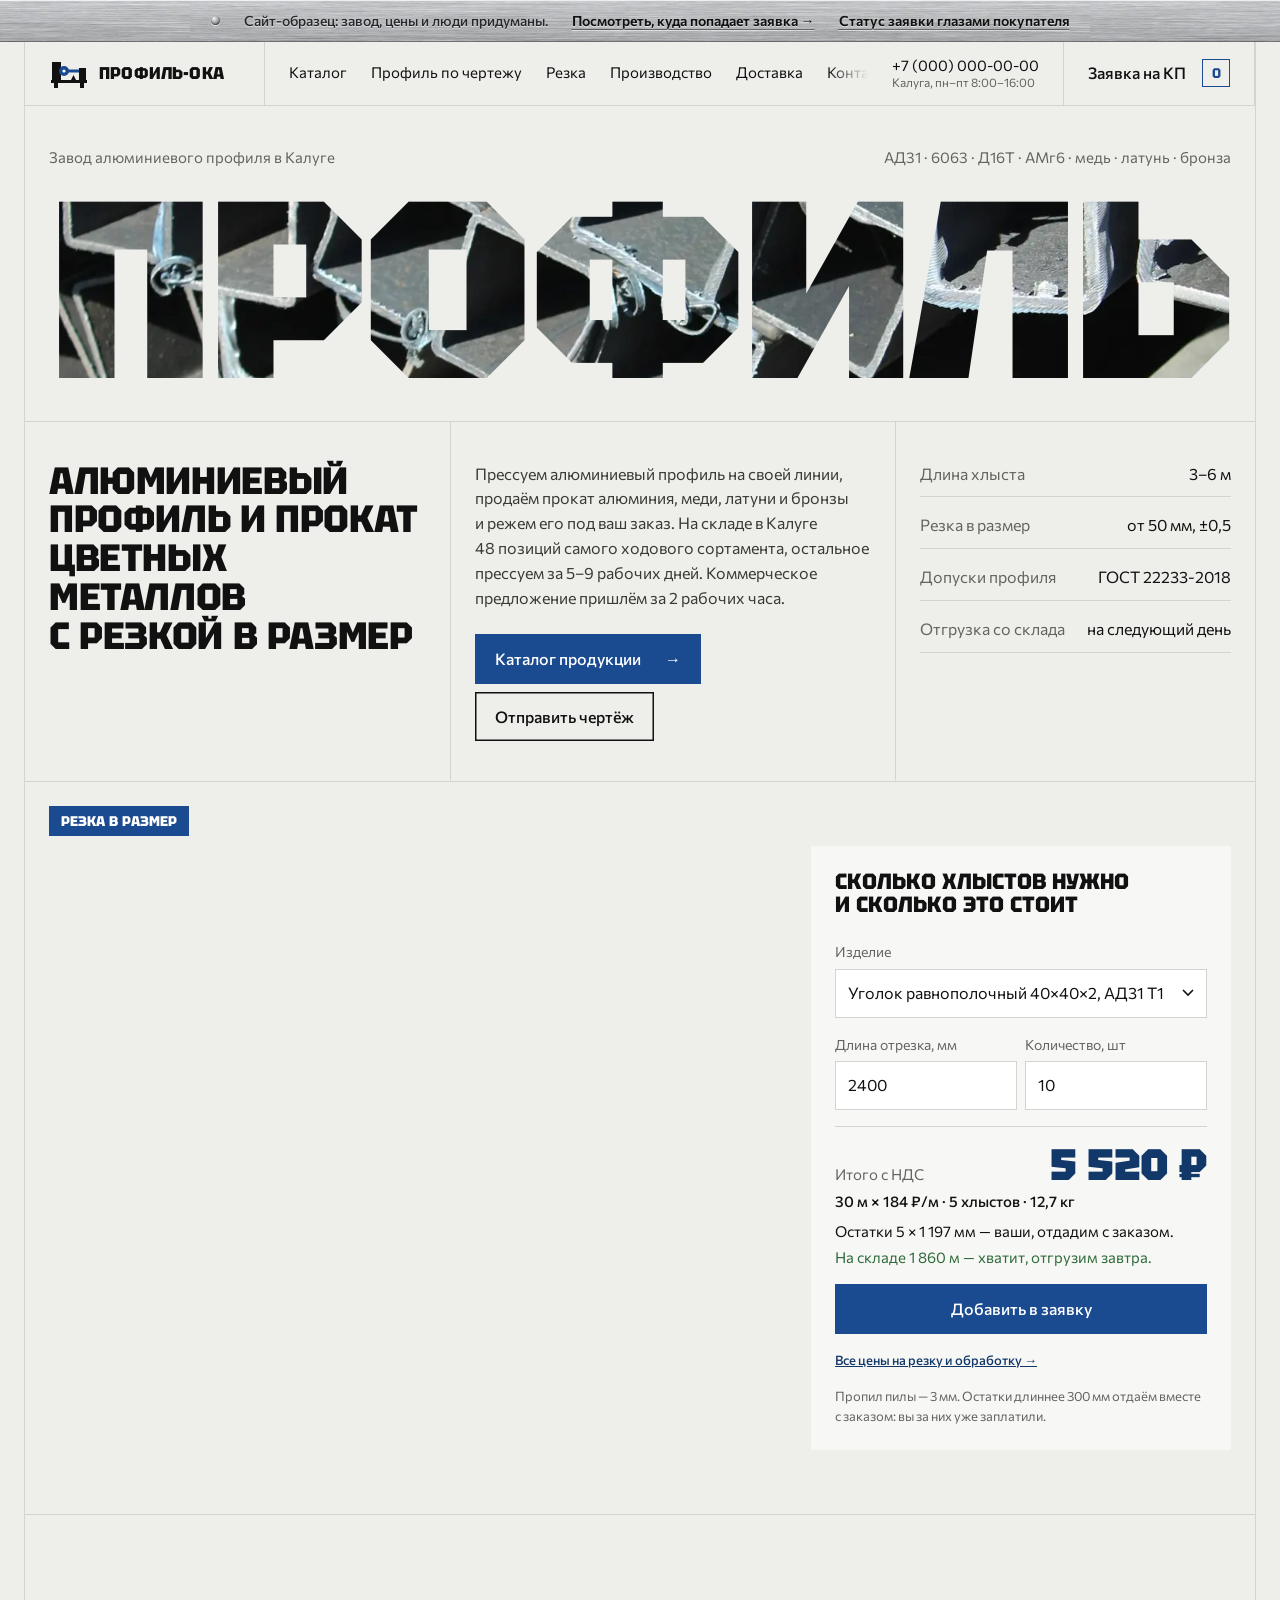
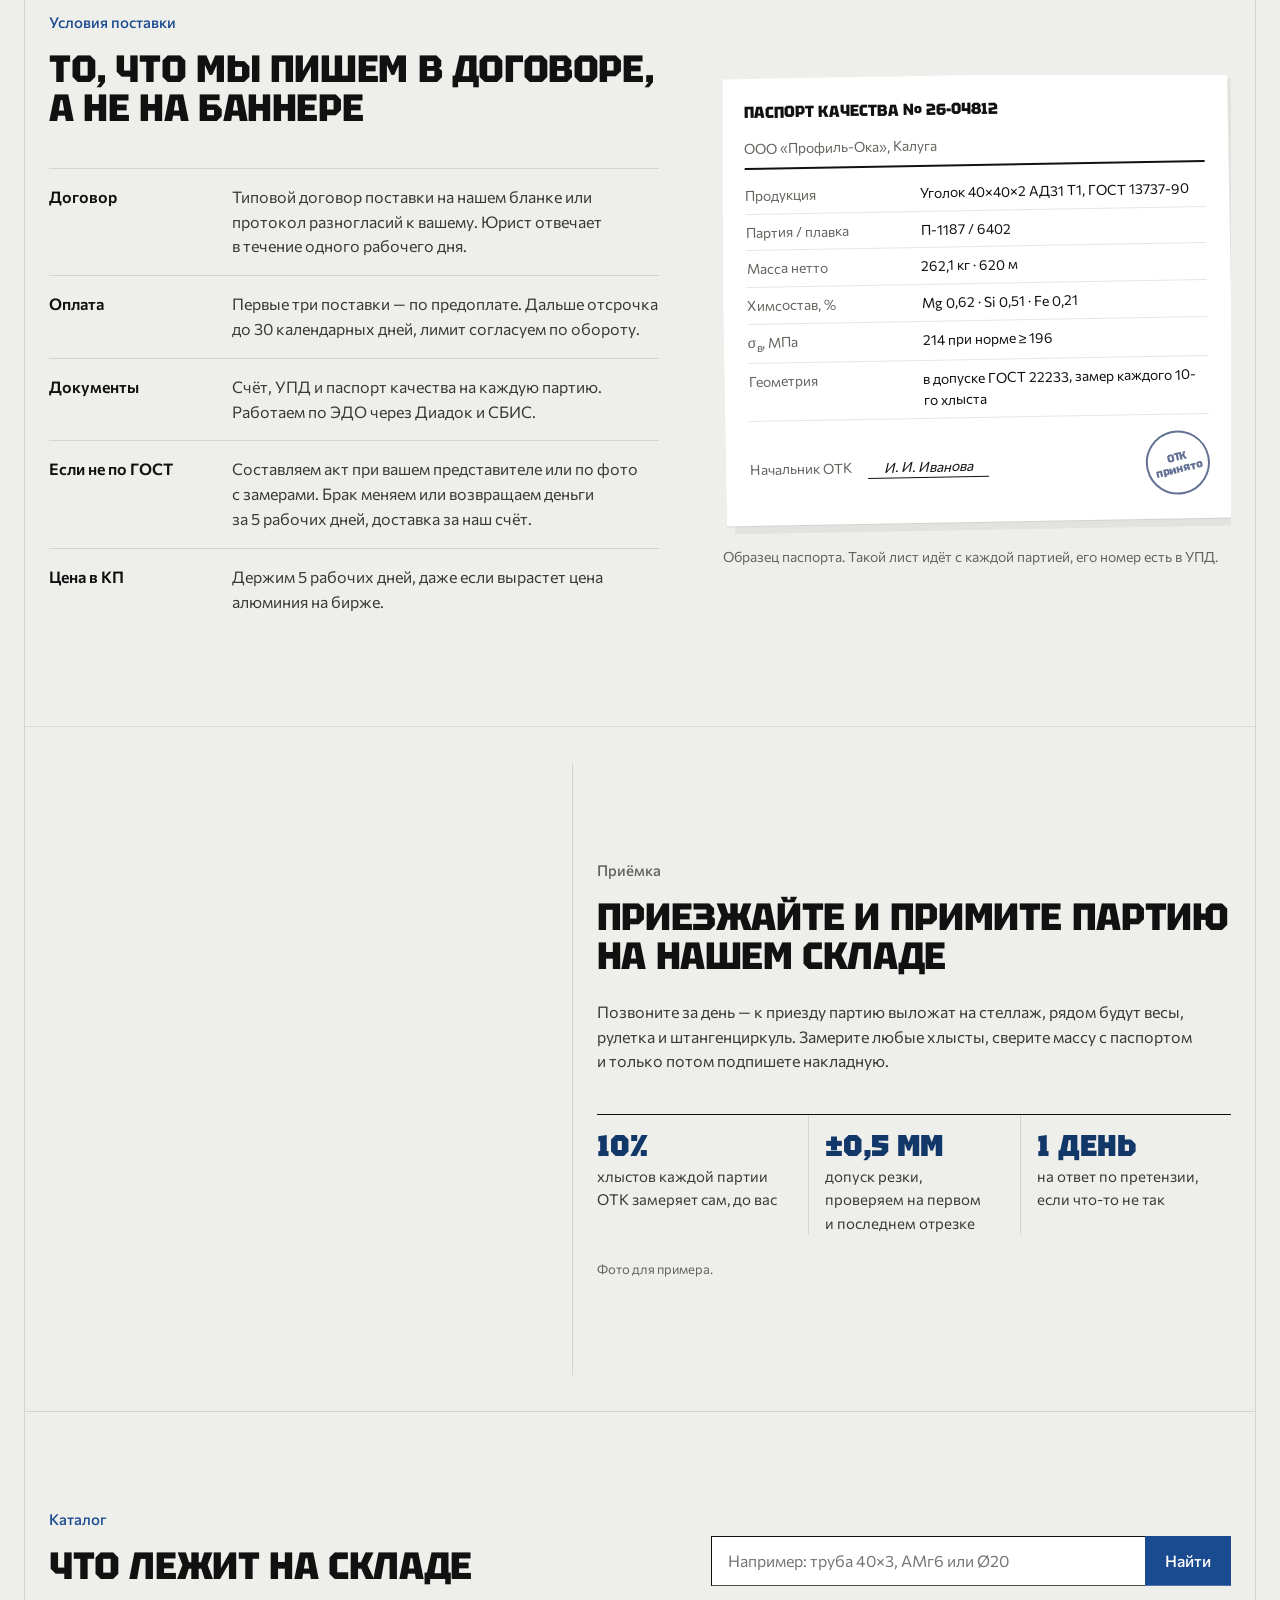
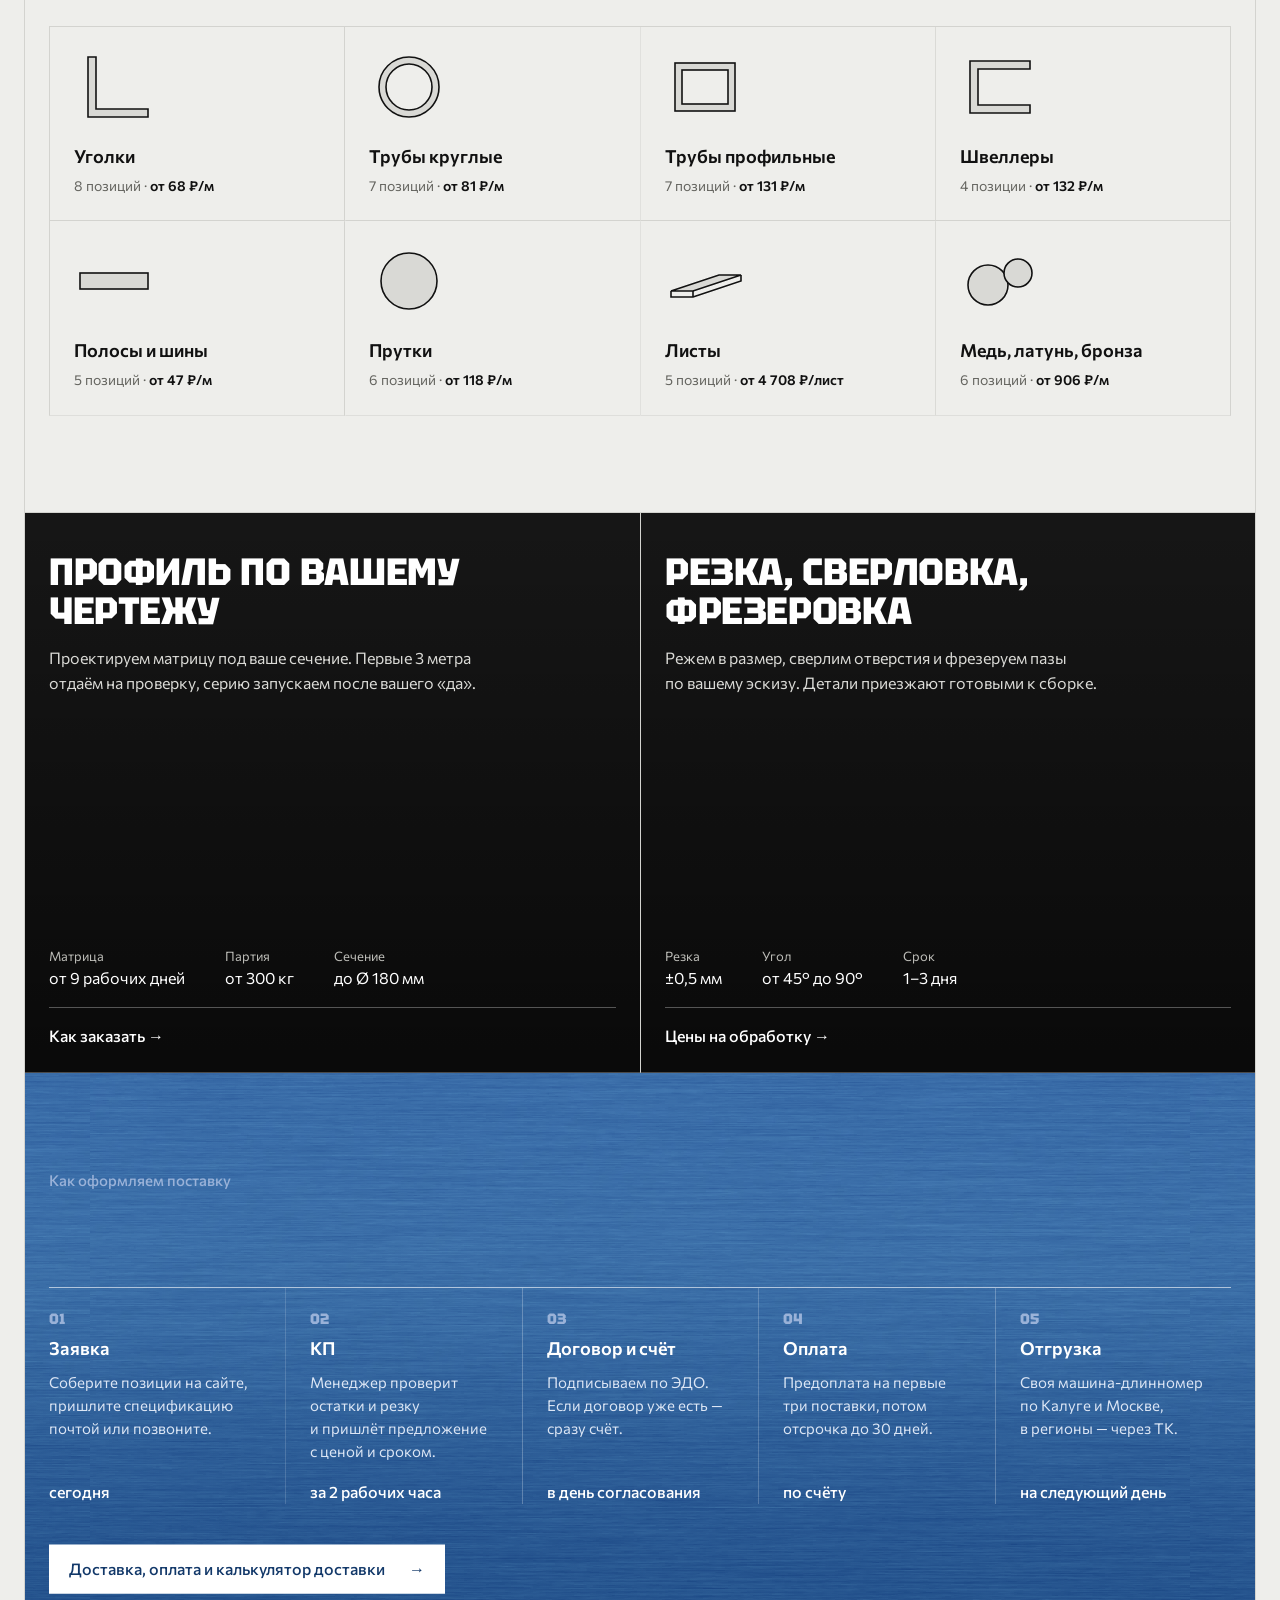
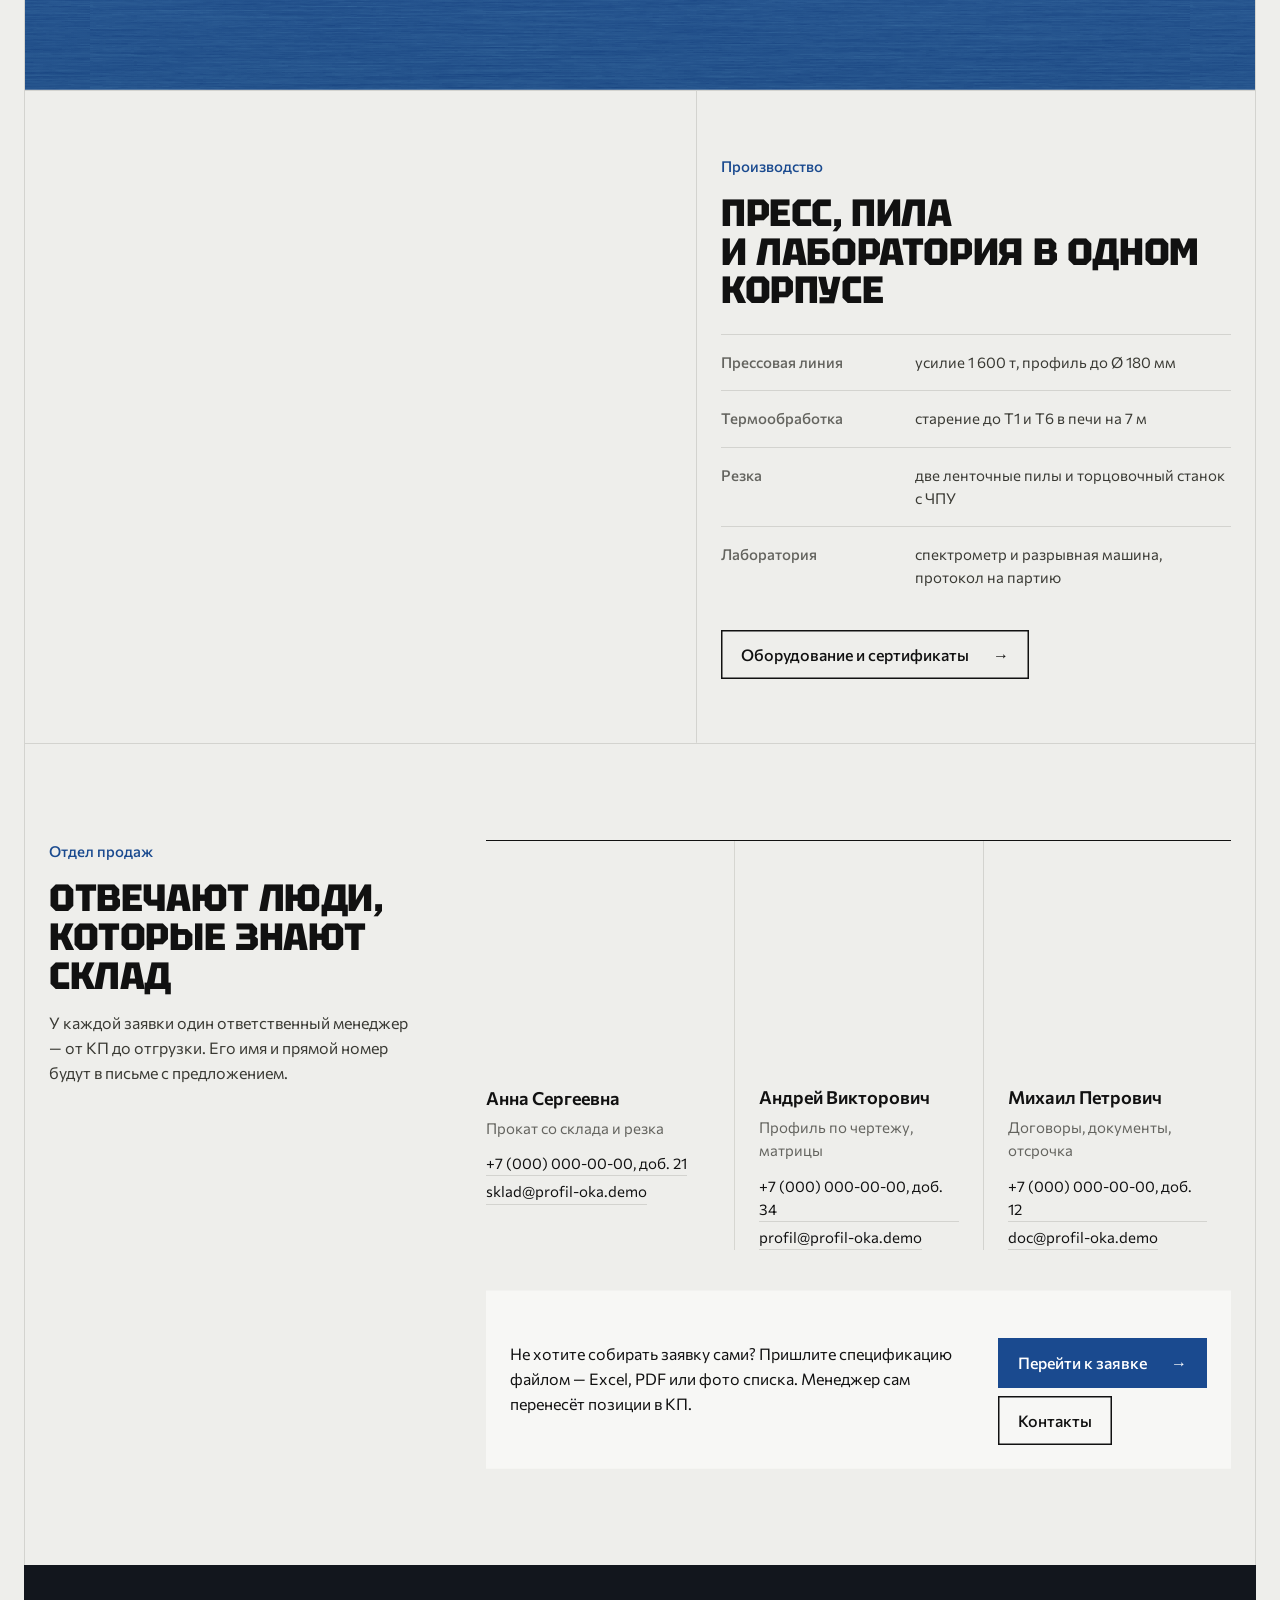
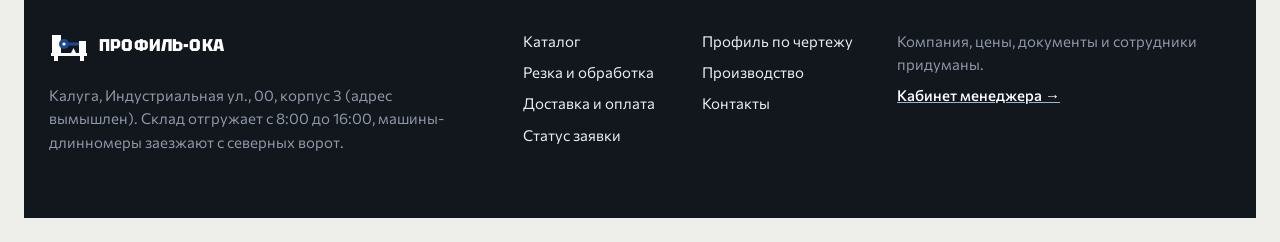
<file: index.html>
<!doctype html>
<html lang="ru">
<head>
<meta charset="utf-8">
<meta name="viewport" content="width=device-width, initial-scale=1">
<title>Профиль-Ока — алюминиевый профиль и цветной прокат с резкой в размер</title>
<meta name="description" content="Завод алюминиевого профиля в Калуге: профиль по ГОСТ и по чертежу, прокат алюминия, меди и латуни со склада, резка в размер. Коммерческое предложение за 2 рабочих часа.">
<meta name="theme-color" content="#111111">
<link rel="icon" href="img/favicon.svg" type="image/svg+xml">
<link rel="preload" href="fonts/tektur-cyrillic.woff2" as="font" type="font/woff2" crossorigin>
<link rel="preload" href="fonts/commissioner-cyrillic.woff2" as="font" type="font/woff2" crossorigin>
<link rel="stylesheet" href="css/fonts.css?v=40">
<link rel="stylesheet" href="css/site.css?v=40">
</head>
<body>

<!-- header:start -->
<div class="shead">
<div class="demo-strip">
  <span>Сайт-образец: завод, цены и люди придуманы.</span>
  <a href="kabinet.html">Посмотреть, куда попадает заявка <span aria-hidden="true">→</span></a>
  <a href="status.html" class="hide-m">Статус заявки глазами покупателя</a>
</div>

<header class="top">
  <a class="logo" href="index.html" aria-label="Профиль-Ока, на главную"><svg class="logo__i" viewBox="0 0 40 32" aria-hidden="true"><rect x="2" y="23" width="36" height="3" fill="currentColor"/><path d="M5 26h4v5H5zM31 26h4v5h-4z" fill="currentColor"/><path d="M3 5h9v18H3z" fill="currentColor"/><circle cx="15" cy="14" r="5" fill="var(--acc, #1A4A8F)"/><circle cx="15" cy="14" r="1.6" fill="#fff"/><rect x="19" y="12.5" width="11" height="3" fill="var(--acc, #1A4A8F)"/><path d="M22 23l2.5-5 2.5 5z" fill="currentColor"/><path d="M30 11h7v12h-7z" fill="currentColor"/></svg><span>ПРОФИЛЬ-ОКА</span></a>
  <nav class="nav" id="menu" aria-label="Разделы сайта">
    <a href="katalog.html">Каталог</a>
    <a href="profil-po-chertezhu.html">Профиль по чертежу</a>
    <a href="rezka.html">Резка</a>
    <a href="proizvodstvo.html">Производство</a>
    <a href="dostavka.html">Доставка</a>
    <a href="kontakty.html">Контакты</a>
    <div class="nav__m">
      <a href="tel:+70000000000" data-demo="Звонок в отдел продаж">+7 (000) 000-00-00</a>
      <a href="kabinet.html">Кабинет менеджера</a>
    </div>
  </nav>
  <a class="top__ph" href="tel:+70000000000" data-demo="Звонок в отдел продаж">+7 (000) 000-00-00<small>Калуга, пн–пт 8:00–16:00</small></a>
  <a class="top__ph top__ph--2" href="tel:+70000000000" data-demo="Звонок в московский офис">+7 (000) 000-00-01<small>Москва, офис и склад</small></a>
  <a class="top__req" href="zayavka.html">Заявка на КП <b data-req-count>0</b></a>
  <button class="burger" type="button" aria-label="Меню" aria-expanded="false" aria-controls="menu"><span></span></button>
</header>
</div>
<!-- header:end -->

<main>

<!-- 1. Кто мы -->
<section class="hero">
  <div class="hero__k"><span>Завод алюминиевого профиля в Калуге</span><span class="hide-m">АД31 · 6063 · Д16Т · АМг6 · медь · латунь · бронза</span></div>
  <h1 class="hero__word" id="word"><span class="sr">Профиль-Ока: </span>Профиль</h1>
  <div class="hero__row">
    <div class="hero__h"><h2 class="h2">Алюминиевый профиль и&nbsp;прокат цветных металлов с&nbsp;резкой в&nbsp;размер</h2></div>
    <div class="hero__t">
      <p>Прессуем алюминиевый профиль на&nbsp;своей линии, продаём прокат алюминия, меди, латуни и&nbsp;бронзы и&nbsp;режем его под ваш заказ. На&nbsp;складе в&nbsp;Калуге 48&nbsp;позиций самого ходового сортамента, остальное прессуем за&nbsp;<span class="nw">5–9</span>&nbsp;рабочих дней. Коммерческое предложение пришлём за&nbsp;2&nbsp;рабочих часа.</p>
      <div class="btns">
        <a class="btn" href="katalog.html">Каталог продукции <span aria-hidden="true">→</span></a>
        <a class="btn btn--o" href="profil-po-chertezhu.html">Отправить чертёж</a>
      </div>
    </div>
    <dl class="facts">
      <div><dt>Длина хлыста</dt><dd>3–6 м</dd></div>
      <div><dt>Резка в размер</dt><dd>от 50 мм, ±0,5</dd></div>
      <div><dt>Допуски профиля</dt><dd>ГОСТ 22233-2018</dd></div>
      <div><dt>Отгрузка со склада</dt><dd>на следующий день</dd></div>
    </dl>
  </div>
</section>

<!-- 2. Инструмент: калькулятор резки -->
<section class="cutband" id="calc">
  <picture class="cutband__ph">
    <source media="(max-width: 760px)" srcset="img/ugolki-800.webp">
    <img src="img/ugolki-1600.webp" alt="Уголки из алюминиевого сплава, уложенные ёлочкой" width="1600" height="1067" fetchpriority="high">
  </picture>
  <span class="tag">Резка в размер</span>
  <form class="calc" id="calcForm" novalidate>
    <h2 class="h3">Сколько хлыстов нужно и&nbsp;сколько это стоит</h2>
    <label class="fld fld--w">Изделие
      <select id="cP"></select>
    </label>
    <label class="fld">Длина отрезка, мм
      <input id="cL" type="number" inputmode="numeric" min="50" step="1" value="2400">
    </label>
    <label class="fld">Количество, шт
      <input id="cN" type="number" inputmode="numeric" min="1" step="1" value="10">
    </label>
    <div class="calc__res" id="cR" aria-live="polite"></div>
    <button class="btn btn--w" type="submit" id="cAdd">Добавить в заявку</button>
    <p class="calc__n"><a href="rezka.html">Все цены на резку и обработку →</a></p>
    <p class="calc__n">Пропил пилы — 3&nbsp;мм. Остатки длиннее 300&nbsp;мм отдаём вместе с&nbsp;заказом: вы&nbsp;за&nbsp;них уже заплатили.</p>
  </form>
</section>

<!-- 3. Почему можно доверить -->
<section class="terms sec-pad" id="terms">
  <div class="terms__l">
    <p class="kick">Условия поставки</p>
    <h2 class="h2">То, что мы пишем в&nbsp;договоре, а&nbsp;не&nbsp;на&nbsp;баннере</h2>
    <table class="rows">
      <tr><th>Договор</th><td>Типовой договор поставки на&nbsp;нашем бланке или протокол разногласий к&nbsp;вашему. Юрист отвечает в&nbsp;течение одного рабочего дня.</td></tr>
      <tr><th>Оплата</th><td>Первые три поставки — по&nbsp;предоплате. Дальше отсрочка до&nbsp;30&nbsp;календарных дней, лимит согласуем по&nbsp;обороту.</td></tr>
      <tr><th>Документы</th><td>Счёт, УПД и&nbsp;паспорт качества на&nbsp;каждую партию. Работаем по&nbsp;ЭДО через Диадок и&nbsp;СБИС.</td></tr>
      <tr><th>Если не&nbsp;по&nbsp;ГОСТ</th><td>Составляем акт при вашем представителе или по&nbsp;фото с&nbsp;замерами. Брак меняем или возвращаем деньги за&nbsp;5&nbsp;рабочих дней, доставка за&nbsp;наш счёт.</td></tr>
      <tr><th>Цена в&nbsp;КП</th><td>Держим 5&nbsp;рабочих дней, даже если вырастет цена алюминия на&nbsp;бирже.</td></tr>
    </table>
  </div>
  <figure class="passport" aria-label="Образец паспорта качества">
    <div class="passport__doc">
      <div class="passport__h"><b>ПАСПОРТ КАЧЕСТВА № 26-04812</b><span>ООО «Профиль-Ока», Калуга</span></div>
      <table>
        <tr><td>Продукция</td><td>Уголок 40×40×2 АД31&nbsp;Т1, ГОСТ 13737-90</td></tr>
        <tr><td>Партия / плавка</td><td>П-1187 / 6402</td></tr>
        <tr><td>Масса нетто</td><td>262,1 кг · 620 м</td></tr>
        <tr><td>Химсостав, %</td><td>Mg 0,62 · Si 0,51 · Fe 0,21</td></tr>
        <tr><td>σ<sub>в</sub>, МПа</td><td>214 при норме ≥ 196</td></tr>
        <tr><td>Геометрия</td><td>в допуске ГОСТ 22233, замер каждого 10-го хлыста</td></tr>
      </table>
      <div class="passport__f"><span>Начальник ОТК</span><span class="passport__sign">И. И. Иванова</span><span class="passport__st">ОТК<br>принято</span></div>
    </div>
    <figcaption>Образец паспорта. Такой лист идёт с&nbsp;каждой партией, его номер есть в&nbsp;УПД.</figcaption>
  </figure>
</section>


<!-- 3б. Приёмка: можно приехать и проверить -->
<section class="accept">
  <img class="accept__ph" src="img/priemka-800.webp" srcset="img/priemka-800.webp 800w, img/priemka-1600.webp 1600w" sizes="(max-width: 760px) 100vw, 40vw" alt="Контролёр рулеткой замеряет алюминиевую раму" loading="lazy" width="800" height="1000">
  <div class="accept__b">
    <p class="kick">Приёмка</p>
    <h2 class="h2">Приезжайте и&nbsp;примите партию на&nbsp;нашем складе</h2>
    <p>Позвоните за&nbsp;день — к&nbsp;приезду партию выложат на&nbsp;стеллаж, рядом будут весы, рулетка и&nbsp;штангенциркуль. Замерите любые хлысты, сверите массу с&nbsp;паспортом и&nbsp;только потом подпишете накладную.</p>
    <ul class="accept__l">
      <li><b>10%</b><span>хлыстов каждой партии ОТК замеряет сам, до&nbsp;вас</span></li>
      <li><b>±0,5&nbsp;мм</b><span>допуск резки, проверяем на&nbsp;первом и&nbsp;последнем отрезке</span></li>
      <li><b>1&nbsp;день</b><span>на&nbsp;ответ по&nbsp;претензии, если что-то не&nbsp;так</span></li>
    </ul>
    <p class="accept__cap">Фото для примера.</p>
  </div>
</section>

<!-- 4. Каталог -->
<section class="cats sec-pad" id="cats">
  <div class="cats__head">
    <div><p class="kick">Каталог</p><h2 class="h2">Что лежит на&nbsp;складе</h2></div>
    <form class="search" action="katalog.html" role="search">
      <label class="sr" for="q">Поиск по каталогу</label>
      <input id="q" name="q" type="search" placeholder="Например: труба 40×3, АМг6 или Ø20" autocomplete="off">
      <button class="btn" type="submit">Найти</button>
    </form>
  </div>
  <div class="cats__grid" id="catGrid"></div>
</section>

<!-- 5. Две услуги -->
<section class="duo" id="chertezh">
  <a class="duo__i" href="profil-po-chertezhu.html">
    <img src="img/frezer-800.webp" srcset="img/frezer-800.webp 800w, img/frezer-1600.webp 1600w" sizes="(max-width: 760px) 100vw, 50vw" alt="Фрезерный станок обрабатывает алюминиевую заготовку" loading="lazy" width="800" height="533">
    <div class="duo__b">
      <h2 class="h2">Профиль по&nbsp;вашему чертежу</h2>
      <p>Проектируем матрицу под ваше сечение. Первые 3&nbsp;метра отдаём на&nbsp;проверку, серию запускаем после вашего «да».</p>
      <dl class="duo__s"><div><dt>Матрица</dt><dd>от 9 рабочих дней</dd></div><div><dt>Партия</dt><dd>от 300 кг</dd></div><div><dt>Сечение</dt><dd>до Ø 180 мм</dd></div></dl>
      <span class="duo__go">Как заказать <span aria-hidden="true">→</span></span>
    </div>
  </a>
  <a class="duo__i" href="rezka.html">
    <img src="img/tokarnyj-800.webp" srcset="img/tokarnyj-800.webp 800w, img/tokarnyj-1600.webp 1600w" sizes="(max-width: 760px) 100vw, 50vw" alt="Пруток в патроне токарного станка" loading="lazy" width="800" height="533">
    <div class="duo__b">
      <h2 class="h2">Резка, сверловка, фрезеровка</h2>
      <p>Режем в&nbsp;размер, сверлим отверстия и&nbsp;фрезеруем пазы по&nbsp;вашему эскизу. Детали приезжают готовыми к&nbsp;сборке.</p>
      <dl class="duo__s"><div><dt>Резка</dt><dd>±0,5 мм</dd></div><div><dt>Угол</dt><dd>от 45° до 90°</dd></div><div><dt>Срок</dt><dd>1–3 дня</dd></div></dl>
      <span class="duo__go">Цены на обработку <span aria-hidden="true">→</span></span>
    </div>
  </a>
</section>

<!-- 6. Как оформляем поставку -->
<section class="steps sec-pad" id="steps">
  <p class="kick">Как оформляем поставку</p>
  <h2 class="h2">От заявки до&nbsp;машины у&nbsp;вашего склада — 2&nbsp;дня</h2>
  <ol class="steps__l">
    <li><b>Заявка</b><span>Соберите позиции на&nbsp;сайте, пришлите спецификацию почтой или позвоните.</span><em>сегодня</em></li>
    <li><b>КП</b><span>Менеджер проверит остатки и&nbsp;резку и&nbsp;пришлёт предложение с&nbsp;ценой и&nbsp;сроком.</span><em>за 2 рабочих часа</em></li>
    <li><b>Договор и&nbsp;счёт</b><span>Подписываем по&nbsp;ЭДО. Если договор уже есть — сразу счёт.</span><em>в день согласования</em></li>
    <li><b>Оплата</b><span>Предоплата на&nbsp;первые три поставки, потом отсрочка до&nbsp;30&nbsp;дней.</span><em>по счёту</em></li>
    <li><b>Отгрузка</b><span>Своя машина-длинномер по&nbsp;Калуге и&nbsp;Москве, в&nbsp;регионы — через ТК.</span><em>на следующий день</em></li>
  </ol>
  <a class="btn btn--w2" href="dostavka.html">Доставка, оплата и калькулятор доставки <span aria-hidden="true">→</span></a>
</section>

<!-- 7. Производство -->
<section class="plant" id="plant">
  <img class="plant__ph" src="img/ceh-800.webp" srcset="img/ceh-800.webp 800w, img/ceh-1600.webp 1600w" sizes="(max-width: 760px) 100vw, 55vw" alt="Цех механообработки со станками с ЧПУ" loading="lazy" width="800" height="533">
  <div class="plant__b">
    <p class="kick">Производство</p>
    <h2 class="h2">Пресс, пила и&nbsp;лаборатория в&nbsp;одном корпусе</h2>
    <table class="rows rows--s">
      <tr><th>Прессовая линия</th><td>усилие 1&nbsp;600&nbsp;т, профиль до&nbsp;Ø&nbsp;180&nbsp;мм</td></tr>
      <tr><th>Термообработка</th><td>старение до&nbsp;Т1 и&nbsp;Т6 в&nbsp;печи на&nbsp;7&nbsp;м</td></tr>
      <tr><th>Резка</th><td>две ленточные пилы и&nbsp;торцовочный станок с&nbsp;ЧПУ</td></tr>
      <tr><th>Лаборатория</th><td>спектрометр и&nbsp;разрывная машина, протокол на&nbsp;партию</td></tr>
    </table>
    <a class="btn btn--o plant__btn" href="proizvodstvo.html">Оборудование и&nbsp;сертификаты <span aria-hidden="true">→</span></a>
  </div>
</section>

<!-- 8. Отдел продаж -->
<section class="sales sec-pad" id="sales">
  <div class="sales__h"><p class="kick">Отдел продаж</p><h2 class="h2">Отвечают люди, которые знают склад</h2><p class="sales__p">У&nbsp;каждой заявки один ответственный менеджер — от&nbsp;КП до&nbsp;отгрузки. Его имя и&nbsp;прямой номер будут в&nbsp;письме с&nbsp;предложением.</p></div>
  <div class="sales__l">
    <div class="man"><img src="img/people-1.webp" alt="Портрет менеджера" width="480" height="480" loading="lazy"><b>Анна Сергеевна</b><span>Прокат со склада и резка</span><a href="tel:+70000000000" data-demo="Звонок Анне Сергеевне">+7 (000) 000-00-00, доб. 21</a><a href="mailto:sklad@profil-oka.demo" data-demo="Письмо Анне Сергеевне">sklad@profil-oka.demo</a></div>
    <div class="man"><img src="img/people-2.webp" alt="Портрет инженера" width="480" height="480" loading="lazy"><b>Андрей Викторович</b><span>Профиль по чертежу, матрицы</span><a href="tel:+70000000000" data-demo="Звонок Андрею Викторовичу">+7 (000) 000-00-00, доб. 34</a><a href="mailto:profil@profil-oka.demo" data-demo="Письмо Андрею Викторовичу">profil@profil-oka.demo</a></div>
    <div class="man"><img src="img/people-3.webp" alt="Портрет руководителя" width="480" height="480" loading="lazy"><b>Михаил Петрович</b><span>Договоры, документы, отсрочка</span><a href="tel:+70000000000" data-demo="Звонок Михаилу Петровичу">+7 (000) 000-00-00, доб. 12</a><a href="mailto:doc@profil-oka.demo" data-demo="Письмо Михаилу Петровичу">doc@profil-oka.demo</a></div>
  </div>
  <div class="sales__cta">
    <p>Не&nbsp;хотите собирать заявку сами? Пришлите спецификацию файлом — Excel, PDF или фото списка. Менеджер сам перенесёт позиции в&nbsp;КП.</p>
    <div class="btns"><a class="btn" href="zayavka.html">Перейти к заявке <span aria-hidden="true">→</span></a><a class="btn btn--o" href="kontakty.html">Контакты</a></div>
  </div>
</section>

</main>

<!-- footer:start -->
<footer class="foot">
  <div class="foot__a">
    <a class="logo" href="index.html"><svg class="logo__i" viewBox="0 0 40 32" aria-hidden="true"><rect x="2" y="23" width="36" height="3" fill="currentColor"/><path d="M5 26h4v5H5zM31 26h4v5h-4z" fill="currentColor"/><path d="M3 5h9v18H3z" fill="currentColor"/><circle cx="15" cy="14" r="5" fill="var(--acc, #1A4A8F)"/><circle cx="15" cy="14" r="1.6" fill="#fff"/><rect x="19" y="12.5" width="11" height="3" fill="var(--acc, #1A4A8F)"/><path d="M22 23l2.5-5 2.5 5z" fill="currentColor"/><path d="M30 11h7v12h-7z" fill="currentColor"/></svg><span>ПРОФИЛЬ-ОКА</span></a>
    <p>Калуга, Индустриальная ул., 00, корпус 3 (адрес вымышлен). Склад отгружает с&nbsp;8:00 до&nbsp;16:00, машины-длинномеры заезжают с&nbsp;северных ворот.</p>
  </div>
  <nav class="foot__n" aria-label="Разделы в подвале">
    <a href="katalog.html">Каталог</a><a href="profil-po-chertezhu.html">Профиль по чертежу</a><a href="rezka.html">Резка и обработка</a>
    <a href="proizvodstvo.html">Производство</a><a href="dostavka.html">Доставка и оплата</a><a href="kontakty.html">Контакты</a>
    <a href="status.html">Статус заявки</a>
  </nav>
  <div class="foot__d">
    <p>Компания, цены, документы и сотрудники придуманы.</p>
    <a href="kabinet.html">Кабинет менеджера <span aria-hidden="true">→</span></a>
  </div>
</footer>
<!-- footer:end -->

<script src="js/data.js?v=40"></script>
<script src="js/site.js?v=40"></script>
<script src="js/home.js?v=40"></script>
</body>
</html>
</file>
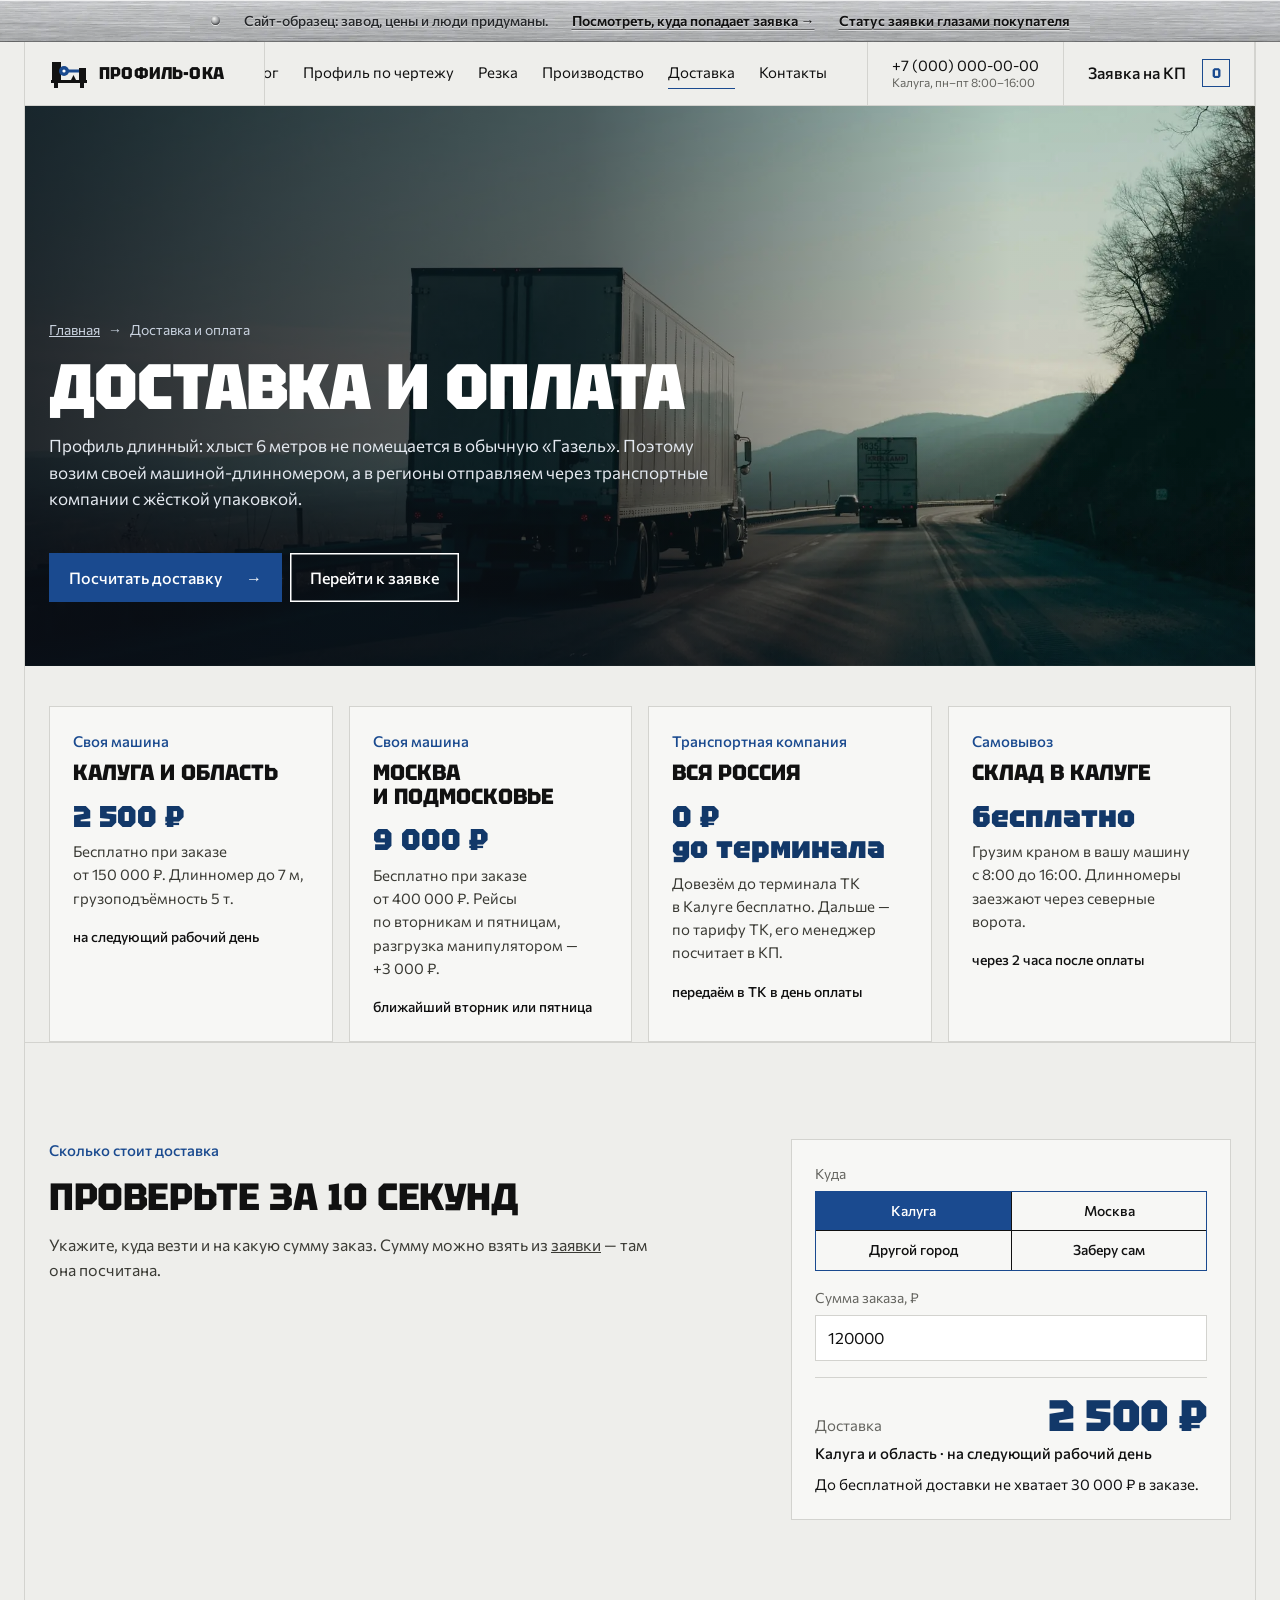
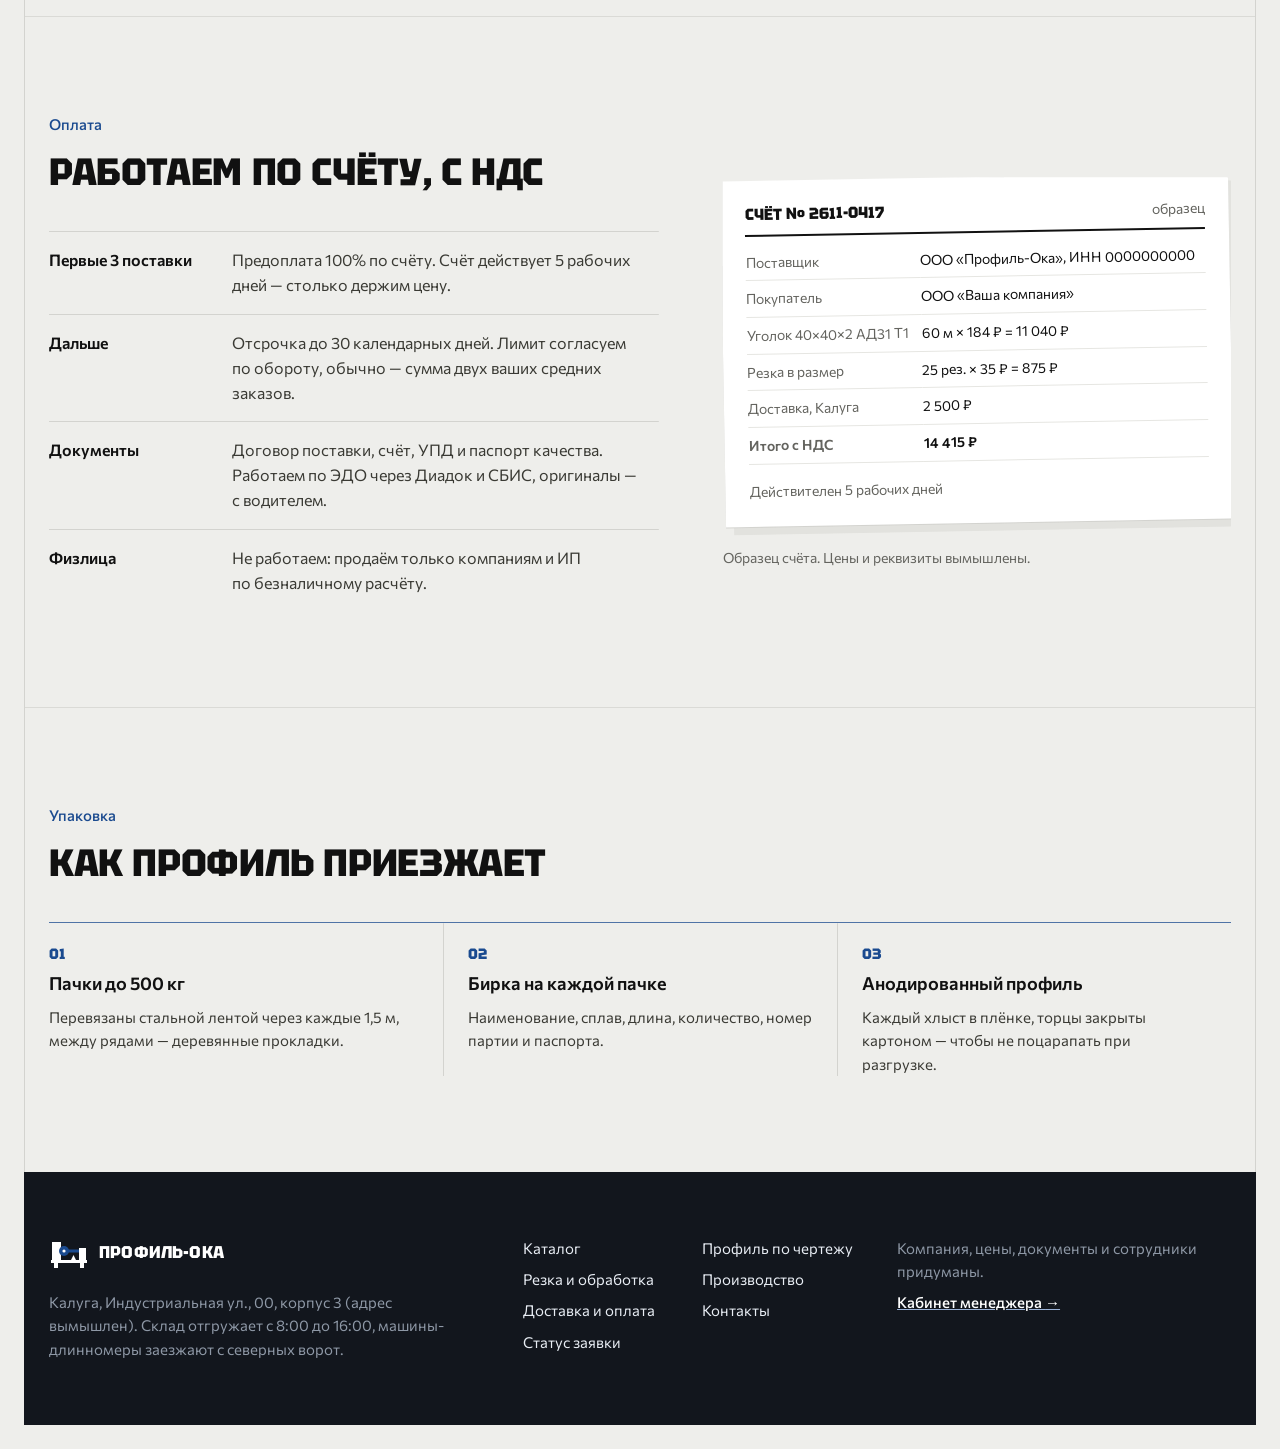
<file: dostavka.html>
<!doctype html>
<html lang="ru">
<head>
<meta charset="utf-8">
<meta name="viewport" content="width=device-width, initial-scale=1">
<title>Доставка и оплата — Профиль-Ока</title>
<meta name="description" content="Своя машина-длинномер по Калуге и Москве, транспортные компании по России, самовывоз. Оплата по счёту, отсрочка до 30 дней, ЭДО.">
<meta name="theme-color" content="#111111">
<link rel="icon" href="img/favicon.svg" type="image/svg+xml">
<link rel="preload" href="fonts/commissioner-cyrillic.woff2" as="font" type="font/woff2" crossorigin>
<link rel="stylesheet" href="css/fonts.css?v=40">
<link rel="stylesheet" href="css/site.css?v=40">
</head>
<body>

<!-- header:start -->
<div class="shead">
<div class="demo-strip">
  <span>Сайт-образец: завод, цены и люди придуманы.</span>
  <a href="kabinet.html">Посмотреть, куда попадает заявка <span aria-hidden="true">→</span></a>
  <a href="status.html" class="hide-m">Статус заявки глазами покупателя</a>
</div>

<header class="top">
  <a class="logo" href="index.html" aria-label="Профиль-Ока, на главную"><svg class="logo__i" viewBox="0 0 40 32" aria-hidden="true"><rect x="2" y="23" width="36" height="3" fill="currentColor"/><path d="M5 26h4v5H5zM31 26h4v5h-4z" fill="currentColor"/><path d="M3 5h9v18H3z" fill="currentColor"/><circle cx="15" cy="14" r="5" fill="var(--acc, #1A4A8F)"/><circle cx="15" cy="14" r="1.6" fill="#fff"/><rect x="19" y="12.5" width="11" height="3" fill="var(--acc, #1A4A8F)"/><path d="M22 23l2.5-5 2.5 5z" fill="currentColor"/><path d="M30 11h7v12h-7z" fill="currentColor"/></svg><span>ПРОФИЛЬ-ОКА</span></a>
  <nav class="nav" id="menu" aria-label="Разделы сайта">
    <a href="katalog.html">Каталог</a>
    <a href="profil-po-chertezhu.html">Профиль по чертежу</a>
    <a href="rezka.html">Резка</a>
    <a href="proizvodstvo.html">Производство</a>
    <a href="dostavka.html" aria-current="page">Доставка</a>
    <a href="kontakty.html">Контакты</a>
    <div class="nav__m">
      <a href="tel:+70000000000" data-demo="Звонок в отдел продаж">+7 (000) 000-00-00</a>
      <a href="kabinet.html">Кабинет менеджера</a>
    </div>
  </nav>
  <a class="top__ph" href="tel:+70000000000" data-demo="Звонок в отдел продаж">+7 (000) 000-00-00<small>Калуга, пн–пт 8:00–16:00</small></a>
  <a class="top__ph top__ph--2" href="tel:+70000000000" data-demo="Звонок в московский офис">+7 (000) 000-00-01<small>Москва, офис и склад</small></a>
  <a class="top__req" href="zayavka.html">Заявка на КП <b data-req-count>0</b></a>
  <button class="burger" type="button" aria-label="Меню" aria-expanded="false" aria-controls="menu"><span></span></button>
</header>
</div>
<!-- header:end -->

<main class="page">
  <section class="phero">
    <img class="phero__bg" src="img/dostavka-900.webp" srcset="img/dostavka-900.webp 900w, img/dostavka-2000.webp 2000w" sizes="100vw" alt="Грузовики-фуры на трассе" width="1600" height="1067" fetchpriority="high">
    <div class="phero__in">
    <nav class="crumbs" aria-label="Вы здесь"><a href="index.html">Главная</a><span aria-hidden="true">→</span><span>Доставка и оплата</span></nav>
    <h1 class="h1">Доставка и&nbsp;оплата</h1>
    <p class="pagehead__t">Профиль длинный: хлыст 6&nbsp;метров не&nbsp;помещается в&nbsp;обычную «Газель». Поэтому возим своей машиной-длинномером, а&nbsp;в&nbsp;регионы отправляем через транспортные компании с&nbsp;жёсткой упаковкой.</p>
      <div class="btns"><a class="btn" href="#dcF">Посчитать доставку <span aria-hidden="true">→</span></a><a class="btn btn--o" href="zayavka.html">Перейти к заявке</a></div>
    </div>
  </section>

  <section class="dlv" aria-labelledby="dlvT">
    <h2 class="sr" id="dlvT">Способы доставки</h2>
    <article class="dlv__i">
      <p class="kick">Своя машина</p>
      <h3 class="h3">Калуга и&nbsp;область</h3>
      <b class="dlv__p">2&nbsp;500&nbsp;₽</b>
      <p>Бесплатно при заказе от&nbsp;150&nbsp;000&nbsp;₽. Длинномер до&nbsp;7&nbsp;м, грузоподъёмность 5&nbsp;т.</p>
      <span class="dlv__t">на следующий рабочий день</span>
    </article>
    <article class="dlv__i">
      <p class="kick">Своя машина</p>
      <h3 class="h3">Москва и&nbsp;Подмосковье</h3>
      <b class="dlv__p">9&nbsp;000&nbsp;₽</b>
      <p>Бесплатно при заказе от&nbsp;400&nbsp;000&nbsp;₽. Рейсы по&nbsp;вторникам и&nbsp;пятницам, разгрузка манипулятором — +3&nbsp;000&nbsp;₽.</p>
      <span class="dlv__t">ближайший вторник или пятница</span>
    </article>
    <article class="dlv__i">
      <p class="kick">Транспортная компания</p>
      <h3 class="h3">Вся Россия</h3>
      <b class="dlv__p">0&nbsp;₽ до&nbsp;терминала</b>
      <p>Довезём до&nbsp;терминала ТК в&nbsp;Калуге бесплатно. Дальше — по&nbsp;тарифу ТК, его менеджер посчитает в&nbsp;КП.</p>
      <span class="dlv__t">передаём в ТК в день оплаты</span>
    </article>
    <article class="dlv__i">
      <p class="kick">Самовывоз</p>
      <h3 class="h3">Склад в&nbsp;Калуге</h3>
      <b class="dlv__p">бесплатно</b>
      <p>Грузим краном в&nbsp;вашу машину с&nbsp;8:00 до&nbsp;16:00. Длинномеры заезжают через северные ворота.</p>
      <span class="dlv__t">через 2 часа после оплаты</span>
    </article>
  </section>

  <section class="dcalc sec-pad" aria-labelledby="dcT">
    <div>
      <p class="kick">Сколько стоит доставка</p>
      <h2 class="h2" id="dcT">Проверьте за&nbsp;10&nbsp;секунд</h2>
      <p>Укажите, куда везти и&nbsp;на&nbsp;какую сумму заказ. Сумму можно взять из&nbsp;<a href="zayavka.html">заявки</a> — там она посчитана.</p>
    </div>
    <form class="dcalc__f" id="dcF" novalidate>
      <fieldset class="fg fg--r"><legend>Куда</legend>
        <div class="seg seg--2x2">
          <label><input type="radio" name="zone" value="kaluga" checked><span>Калуга</span></label>
          <label><input type="radio" name="zone" value="msk"><span>Москва</span></label>
          <label><input type="radio" name="zone" value="tk"><span>Другой город</span></label>
          <label><input type="radio" name="zone" value="self"><span>Заберу сам</span></label>
        </div>
      </fieldset>
      <label class="fld">Сумма заказа, ₽<input id="dcSum" type="number" inputmode="numeric" min="0" step="1000" value="120000"></label>
      <label class="tgl tgl--i" id="dcCraneL"><input type="checkbox" id="dcCrane"><span>Нужна разгрузка манипулятором</span></label>
      <div class="dcalc__r" id="dcR" aria-live="polite"></div>
    </form>
  </section>

  <section class="terms sec-pad" aria-labelledby="payT">
    <div class="terms__l">
      <p class="kick">Оплата</p>
      <h2 class="h2" id="payT">Работаем по&nbsp;счёту, с&nbsp;НДС</h2>
      <table class="rows">
        <tr><th>Первые 3 поставки</th><td>Предоплата 100% по&nbsp;счёту. Счёт действует 5&nbsp;рабочих дней — столько держим цену.</td></tr>
        <tr><th>Дальше</th><td>Отсрочка до&nbsp;30 календарных дней. Лимит согласуем по&nbsp;обороту, обычно — сумма двух ваших средних заказов.</td></tr>
        <tr><th>Документы</th><td>Договор поставки, счёт, УПД и&nbsp;паспорт качества. Работаем по&nbsp;ЭДО через Диадок и&nbsp;СБИС, оригиналы — с&nbsp;водителем.</td></tr>
        <tr><th>Физлица</th><td>Не&nbsp;работаем: продаём только компаниям и&nbsp;ИП по&nbsp;безналичному расчёту.</td></tr>
      </table>
    </div>
    <figure class="passport" aria-label="Образец счёта">
      <div class="passport__doc">
        <div class="passport__h"><b>СЧЁТ № 2611-0417</b><span>образец</span></div>
        <table>
          <tr><td>Поставщик</td><td>ООО «Профиль-Ока», ИНН 0000000000</td></tr>
          <tr><td>Покупатель</td><td>ООО «Ваша компания»</td></tr>
          <tr><td>Уголок 40×40×2 АД31 Т1</td><td>60 м × 184 ₽ = 11&nbsp;040 ₽</td></tr>
          <tr><td>Резка в размер</td><td>25 рез. × 35 ₽ = 875 ₽</td></tr>
          <tr><td>Доставка, Калуга</td><td>2&nbsp;500 ₽</td></tr>
          <tr><td><b>Итого с НДС</b></td><td><b>14&nbsp;415 ₽</b></td></tr>
        </table>
        <div class="passport__f"><span>Действителен 5 рабочих дней</span></div>
      </div>
      <figcaption>Образец счёта. Цены и&nbsp;реквизиты вымышлены.</figcaption>
    </figure>
  </section>

  <section class="sec-pad" aria-labelledby="packT">
    <p class="kick">Упаковка</p>
    <h2 class="h2" id="packT">Как профиль приезжает</h2>
    <ol class="steps__l steps__l--3">
      <li><b>Пачки до 500 кг</b><span>Перевязаны стальной лентой через каждые 1,5&nbsp;м, между рядами — деревянные прокладки.</span></li>
      <li><b>Бирка на каждой пачке</b><span>Наименование, сплав, длина, количество, номер партии и&nbsp;паспорта.</span></li>
      <li><b>Анодированный профиль</b><span>Каждый хлыст в&nbsp;плёнке, торцы закрыты картоном — чтобы не&nbsp;поцарапать при разгрузке.</span></li>
    </ol>
  </section>
</main>

<!-- footer:start -->
<footer class="foot">
  <div class="foot__a">
    <a class="logo" href="index.html"><svg class="logo__i" viewBox="0 0 40 32" aria-hidden="true"><rect x="2" y="23" width="36" height="3" fill="currentColor"/><path d="M5 26h4v5H5zM31 26h4v5h-4z" fill="currentColor"/><path d="M3 5h9v18H3z" fill="currentColor"/><circle cx="15" cy="14" r="5" fill="var(--acc, #1A4A8F)"/><circle cx="15" cy="14" r="1.6" fill="#fff"/><rect x="19" y="12.5" width="11" height="3" fill="var(--acc, #1A4A8F)"/><path d="M22 23l2.5-5 2.5 5z" fill="currentColor"/><path d="M30 11h7v12h-7z" fill="currentColor"/></svg><span>ПРОФИЛЬ-ОКА</span></a>
    <p>Калуга, Индустриальная ул., 00, корпус 3 (адрес вымышлен). Склад отгружает с&nbsp;8:00 до&nbsp;16:00, машины-длинномеры заезжают с&nbsp;северных ворот.</p>
  </div>
  <nav class="foot__n" aria-label="Разделы в подвале">
    <a href="katalog.html">Каталог</a><a href="profil-po-chertezhu.html">Профиль по чертежу</a><a href="rezka.html">Резка и обработка</a>
    <a href="proizvodstvo.html">Производство</a><a href="dostavka.html">Доставка и оплата</a><a href="kontakty.html">Контакты</a>
    <a href="status.html">Статус заявки</a>
  </nav>
  <div class="foot__d">
    <p>Компания, цены, документы и сотрудники придуманы.</p>
    <a href="kabinet.html">Кабинет менеджера <span aria-hidden="true">→</span></a>
  </div>
</footer>
<!-- footer:end -->

<script src="js/data.js?v=40"></script>
<script src="js/site.js?v=40"></script>
<script src="js/pages.js?v=40"></script>
</body>
</html>
</file>
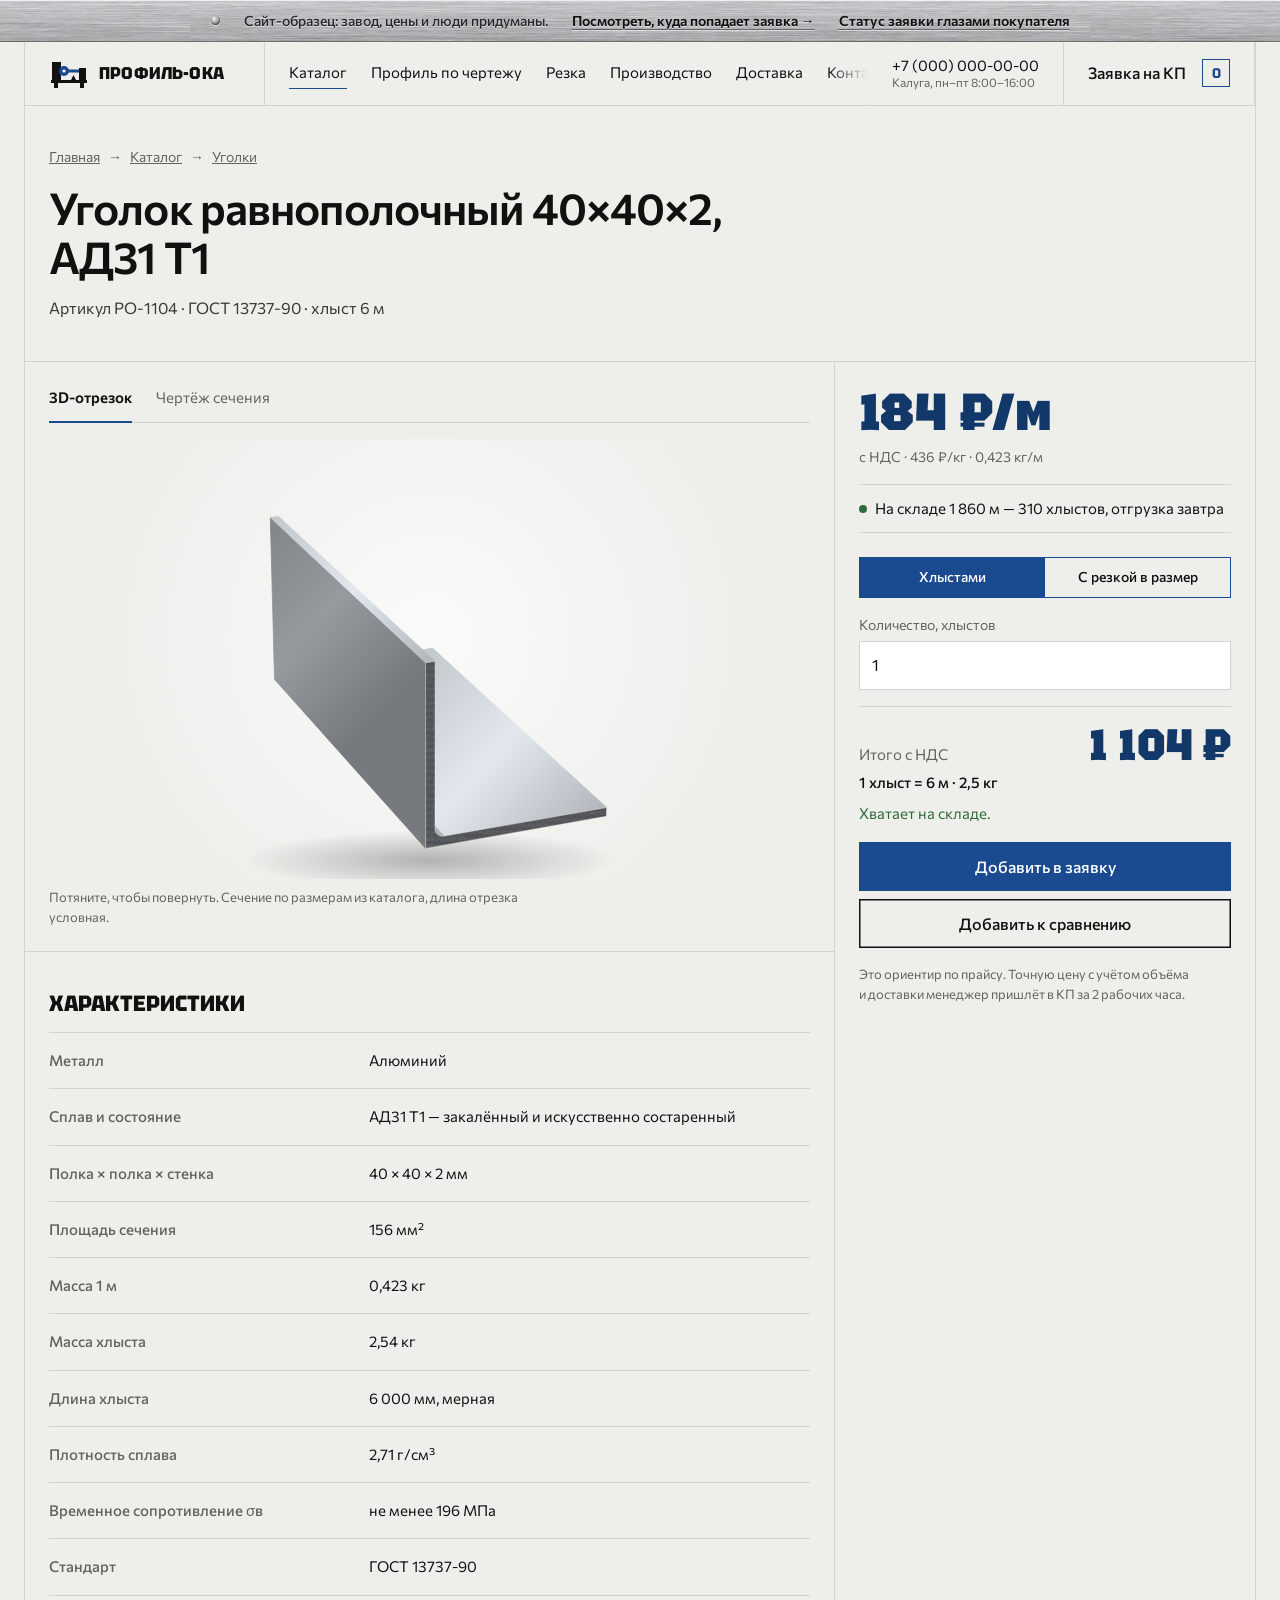
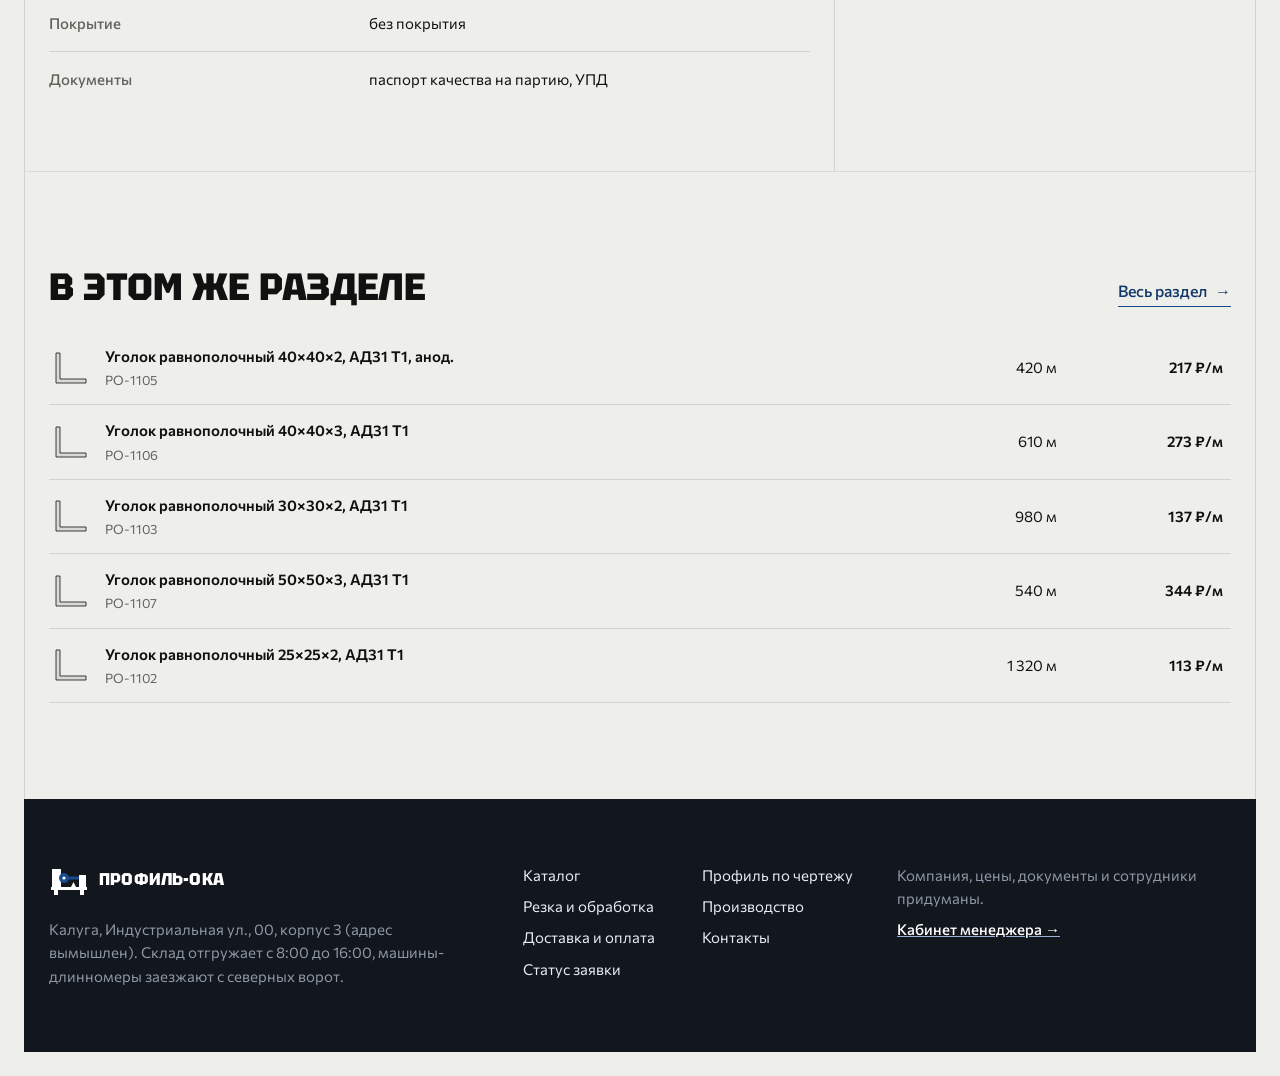
<file: izdelie.html>
<!doctype html>
<html lang="ru">
<head>
<meta charset="utf-8">
<meta name="viewport" content="width=device-width, initial-scale=1">
<title>Изделие — Профиль-Ока</title>
<meta name="description" content="Характеристики, цена за метр с НДС, остаток на складе и расчёт резки.">
<meta name="theme-color" content="#111111">
<link rel="icon" href="img/favicon.svg" type="image/svg+xml">
<link rel="preload" href="fonts/commissioner-cyrillic.woff2" as="font" type="font/woff2" crossorigin>
<link rel="stylesheet" href="css/fonts.css?v=40">
<link rel="stylesheet" href="css/site.css?v=40">
</head>
<body>

<!-- header:start -->
<div class="shead">
<div class="demo-strip">
  <span>Сайт-образец: завод, цены и люди придуманы.</span>
  <a href="kabinet.html">Посмотреть, куда попадает заявка <span aria-hidden="true">→</span></a>
  <a href="status.html" class="hide-m">Статус заявки глазами покупателя</a>
</div>

<header class="top">
  <a class="logo" href="index.html" aria-label="Профиль-Ока, на главную"><svg class="logo__i" viewBox="0 0 40 32" aria-hidden="true"><rect x="2" y="23" width="36" height="3" fill="currentColor"/><path d="M5 26h4v5H5zM31 26h4v5h-4z" fill="currentColor"/><path d="M3 5h9v18H3z" fill="currentColor"/><circle cx="15" cy="14" r="5" fill="var(--acc, #1A4A8F)"/><circle cx="15" cy="14" r="1.6" fill="#fff"/><rect x="19" y="12.5" width="11" height="3" fill="var(--acc, #1A4A8F)"/><path d="M22 23l2.5-5 2.5 5z" fill="currentColor"/><path d="M30 11h7v12h-7z" fill="currentColor"/></svg><span>ПРОФИЛЬ-ОКА</span></a>
  <nav class="nav" id="menu" aria-label="Разделы сайта">
    <a href="katalog.html" aria-current="page">Каталог</a>
    <a href="profil-po-chertezhu.html">Профиль по чертежу</a>
    <a href="rezka.html">Резка</a>
    <a href="proizvodstvo.html">Производство</a>
    <a href="dostavka.html">Доставка</a>
    <a href="kontakty.html">Контакты</a>
    <div class="nav__m">
      <a href="tel:+70000000000" data-demo="Звонок в отдел продаж">+7 (000) 000-00-00</a>
      <a href="kabinet.html">Кабинет менеджера</a>
    </div>
  </nav>
  <a class="top__ph" href="tel:+70000000000" data-demo="Звонок в отдел продаж">+7 (000) 000-00-00<small>Калуга, пн–пт 8:00–16:00</small></a>
  <a class="top__ph top__ph--2" href="tel:+70000000000" data-demo="Звонок в московский офис">+7 (000) 000-00-01<small>Москва, офис и склад</small></a>
  <a class="top__req" href="zayavka.html">Заявка на КП <b data-req-count>0</b></a>
  <button class="burger" type="button" aria-label="Меню" aria-expanded="false" aria-controls="menu"><span></span></button>
</header>
</div>
<!-- header:end -->

<main class="page">
  <div class="pagehead pagehead--item">
    <nav class="crumbs" aria-label="Вы здесь" id="crumbs"><a href="index.html">Главная</a><span aria-hidden="true">→</span><a href="katalog.html">Каталог</a></nav>
    <h1 class="pname" id="pname">Изделие</h1>
    <p class="pagehead__t" id="psub"></p>
  </div>

  <div class="item" id="item">
    <section class="view" aria-label="Изображение изделия">
      <div class="view__tabs" role="tablist">
        <button type="button" role="tab" id="t3d" aria-selected="true" aria-controls="v3d">3D-отрезок</button>
        <button type="button" role="tab" id="tdr" aria-selected="false" aria-controls="vdr">Чертёж сечения</button>
      </div>
      <div class="view__p" id="v3d" role="tabpanel" aria-labelledby="t3d">
        <canvas id="cv" tabindex="0" aria-label="3D-модель отрезка. Потяните мышью или пальцем, чтобы повернуть; стрелки на клавиатуре тоже работают."></canvas>
        <p class="view__cap">Потяните, чтобы повернуть. Сечение по&nbsp;размерам из&nbsp;каталога, длина отрезка условная.</p>
      </div>
      <div class="view__p" id="vdr" role="tabpanel" aria-labelledby="tdr" hidden></div>
    </section>

    <aside class="buy" id="buy" aria-label="Цена и заказ">
      <div class="buy__price"><b id="bPrice"></b><span id="bPriceS"></span></div>
      <p class="buy__stock" id="bStock"></p>
      <div class="seg" role="radiogroup" aria-label="Как заказать" id="bMode">
        <label><input type="radio" name="mode" value="bars" checked><span id="bModeA">Хлыстами</span></label>
        <label><input type="radio" name="mode" value="cut"><span>С резкой в размер</span></label>
      </div>
      <form class="buy__f" id="bForm" novalidate>
        <div class="buy__in" id="inBars"><label class="fld"><span>Количество, <span id="bUnit">хлыстов</span></span><input id="bQty" type="number" inputmode="numeric" min="1" step="1" value="1"></label></div>
        <div class="buy__in buy__in--2" id="inCut" hidden>
          <label class="fld">Длина отрезка, мм<input id="bLen" type="number" inputmode="numeric" min="50" step="1" value="1000"></label>
          <label class="fld">Количество, шт<input id="bN" type="number" inputmode="numeric" min="1" step="1" value="10"></label>
        </div>
        <div class="buy__res" id="bRes" aria-live="polite"></div>
        <button class="btn btn--w" type="submit" id="bAdd">Добавить в заявку</button>
        <button class="btn btn--o btn--w" type="button" id="bCmp" aria-pressed="false">Добавить к сравнению</button>
      </form>
      <p class="buy__n">Это ориентир по&nbsp;прайсу. Точную цену с&nbsp;учётом объёма и&nbsp;доставки менеджер пришлёт в&nbsp;КП за&nbsp;2&nbsp;рабочих часа.</p>
    </aside>

    <section class="spec" aria-labelledby="specT">
      <h2 class="h3" id="specT">Характеристики</h2>
      <table class="rows rows--spec" id="specTab"></table>
    </section>
  </div>

  <section class="sim sec-pad" aria-labelledby="simT">
    <div class="sim__h"><h2 class="h2" id="simT">В этом же разделе</h2><a class="lnk" id="simAll" href="katalog.html">Весь раздел <span aria-hidden="true">→</span></a></div>
    <table class="ptab"><tbody id="sim"></tbody></table>
  </section>

  <div class="empty empty--page" id="nf" hidden>
    <h2 class="h3">Такой позиции нет в&nbsp;каталоге</h2>
    <p>Возможно, артикул изменился. Найдите изделие в&nbsp;каталоге или пришлите спецификацию — подберём.</p>
    <div class="btns"><a class="btn" href="katalog.html">Открыть каталог</a><a class="btn btn--o" href="zayavka.html">Прислать спецификацию</a></div>
  </div>
</main>

<!-- footer:start -->
<footer class="foot">
  <div class="foot__a">
    <a class="logo" href="index.html"><svg class="logo__i" viewBox="0 0 40 32" aria-hidden="true"><rect x="2" y="23" width="36" height="3" fill="currentColor"/><path d="M5 26h4v5H5zM31 26h4v5h-4z" fill="currentColor"/><path d="M3 5h9v18H3z" fill="currentColor"/><circle cx="15" cy="14" r="5" fill="var(--acc, #1A4A8F)"/><circle cx="15" cy="14" r="1.6" fill="#fff"/><rect x="19" y="12.5" width="11" height="3" fill="var(--acc, #1A4A8F)"/><path d="M22 23l2.5-5 2.5 5z" fill="currentColor"/><path d="M30 11h7v12h-7z" fill="currentColor"/></svg><span>ПРОФИЛЬ-ОКА</span></a>
    <p>Калуга, Индустриальная ул., 00, корпус 3 (адрес вымышлен). Склад отгружает с&nbsp;8:00 до&nbsp;16:00, машины-длинномеры заезжают с&nbsp;северных ворот.</p>
  </div>
  <nav class="foot__n" aria-label="Разделы в подвале">
    <a href="katalog.html">Каталог</a><a href="profil-po-chertezhu.html">Профиль по чертежу</a><a href="rezka.html">Резка и обработка</a>
    <a href="proizvodstvo.html">Производство</a><a href="dostavka.html">Доставка и оплата</a><a href="kontakty.html">Контакты</a>
    <a href="status.html">Статус заявки</a>
  </nav>
  <div class="foot__d">
    <p>Компания, цены, документы и сотрудники придуманы.</p>
    <a href="kabinet.html">Кабинет менеджера <span aria-hidden="true">→</span></a>
  </div>
</footer>
<!-- footer:end -->

<script src="js/data.js?v=40"></script>
<script src="js/site.js?v=40"></script>
<script src="js/model3d.js?v=40"></script>
<script src="js/item.js?v=40"></script>
</body>
</html>
</file>
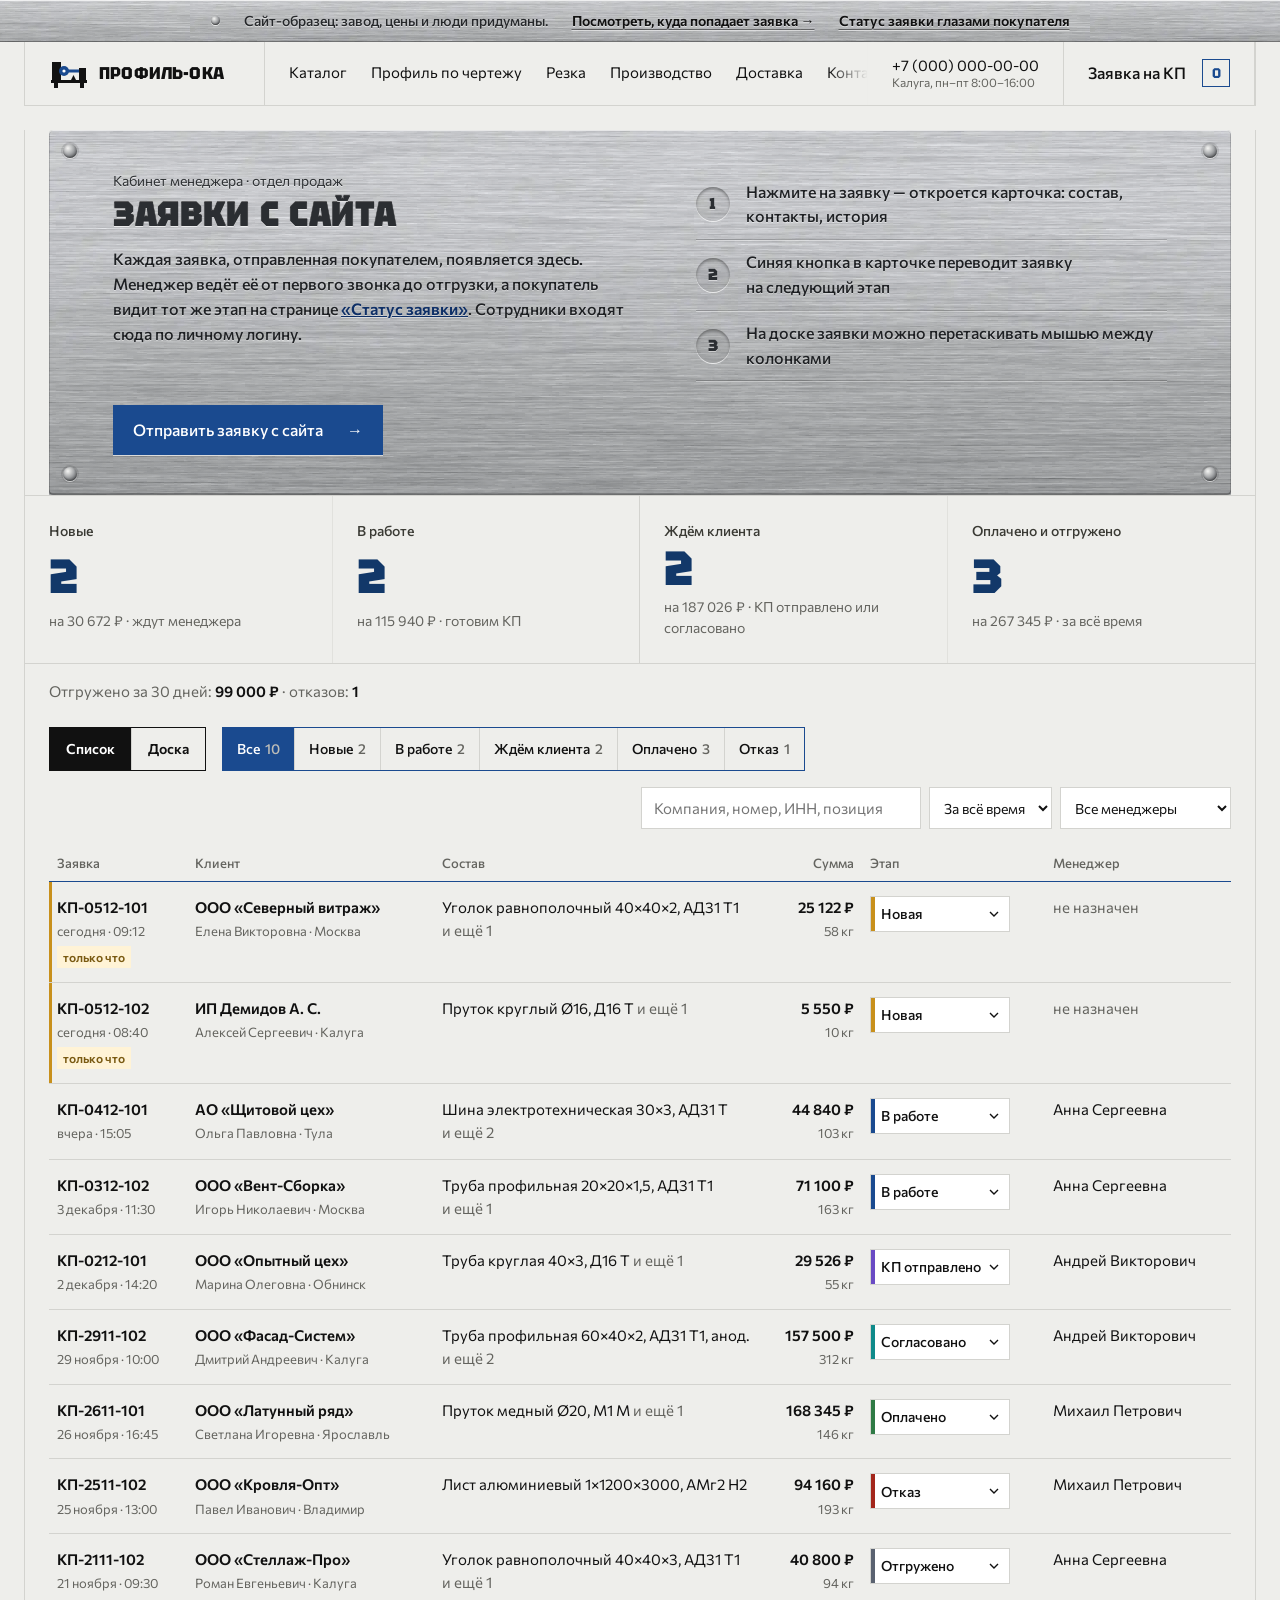
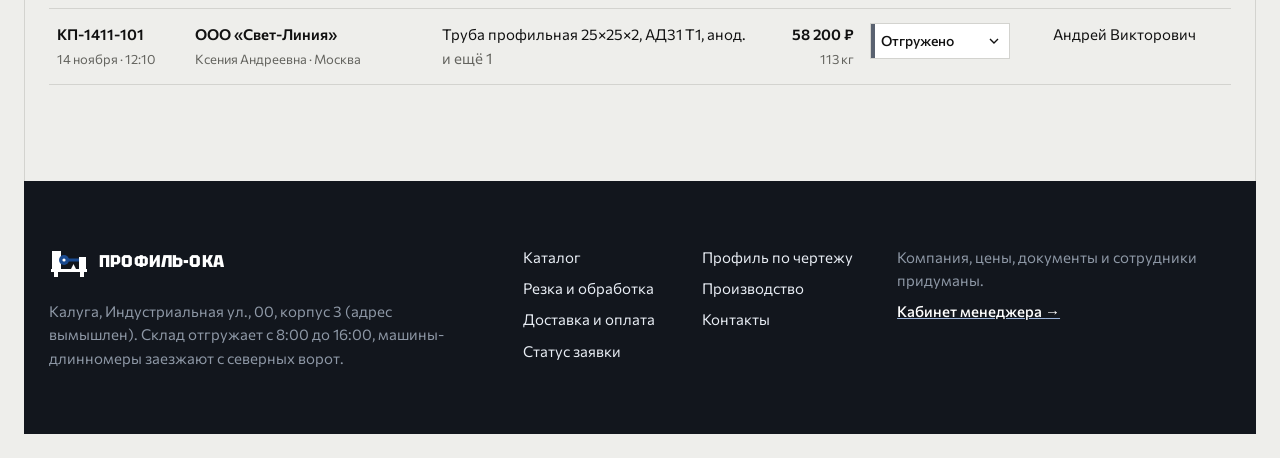
<file: kabinet.html>
<!doctype html>
<html lang="ru">
<head>
<meta charset="utf-8">
<meta name="viewport" content="width=device-width, initial-scale=1">
<title>Кабинет менеджера — заявки · Профиль-Ока</title>
<meta name="description" content="Заявки с сайта: этапы от новой до отгрузки, список и доска, история работы.">
<meta name="robots" content="noindex">
<meta name="theme-color" content="#111111">
<link rel="icon" href="img/favicon.svg" type="image/svg+xml">
<link rel="preload" href="fonts/commissioner-cyrillic.woff2" as="font" type="font/woff2" crossorigin>
<link rel="stylesheet" href="css/fonts.css?v=40">
<link rel="stylesheet" href="css/site.css?v=40">
</head>
<body class="crm-page">

<!-- header:start -->
<div class="shead">
<div class="demo-strip">
  <span>Сайт-образец: завод, цены и люди придуманы.</span>
  <a href="kabinet.html" aria-current="page">Посмотреть, куда попадает заявка <span aria-hidden="true">→</span></a>
  <a href="status.html" class="hide-m">Статус заявки глазами покупателя</a>
</div>

<header class="top">
  <a class="logo" href="index.html" aria-label="Профиль-Ока, на главную"><svg class="logo__i" viewBox="0 0 40 32" aria-hidden="true"><rect x="2" y="23" width="36" height="3" fill="currentColor"/><path d="M5 26h4v5H5zM31 26h4v5h-4z" fill="currentColor"/><path d="M3 5h9v18H3z" fill="currentColor"/><circle cx="15" cy="14" r="5" fill="var(--acc, #1A4A8F)"/><circle cx="15" cy="14" r="1.6" fill="#fff"/><rect x="19" y="12.5" width="11" height="3" fill="var(--acc, #1A4A8F)"/><path d="M22 23l2.5-5 2.5 5z" fill="currentColor"/><path d="M30 11h7v12h-7z" fill="currentColor"/></svg><span>ПРОФИЛЬ-ОКА</span></a>
  <nav class="nav" id="menu" aria-label="Разделы сайта">
    <a href="katalog.html">Каталог</a>
    <a href="profil-po-chertezhu.html">Профиль по чертежу</a>
    <a href="rezka.html">Резка</a>
    <a href="proizvodstvo.html">Производство</a>
    <a href="dostavka.html">Доставка</a>
    <a href="kontakty.html">Контакты</a>
    <div class="nav__m">
      <a href="tel:+70000000000" data-demo="Звонок в отдел продаж">+7 (000) 000-00-00</a>
      <a href="kabinet.html">Кабинет менеджера</a>
    </div>
  </nav>
  <a class="top__ph" href="tel:+70000000000" data-demo="Звонок в отдел продаж">+7 (000) 000-00-00<small>Калуга, пн–пт 8:00–16:00</small></a>
  <a class="top__ph top__ph--2" href="tel:+70000000000" data-demo="Звонок в московский офис">+7 (000) 000-00-01<small>Москва, офис и склад</small></a>
  <a class="top__req" href="zayavka.html">Заявка на КП <b data-req-count>0</b></a>
  <button class="burger" type="button" aria-label="Меню" aria-expanded="false" aria-controls="menu"><span></span></button>
</header>
</div>
<!-- header:end -->

<main class="page">
  <section class="crm-note plate" aria-labelledby="plT">
    <i class="rv rv--1"></i><i class="rv rv--2"></i><i class="rv rv--3"></i><i class="rv rv--4"></i>
    <div class="crm-note__b">
      <p class="plate__k">Кабинет менеджера · отдел продаж</p>
      <h1 class="plate__t" id="plT">Заявки с сайта</h1>
      <p class="plate__p">Каждая заявка, отправленная покупателем, появляется здесь. Менеджер ведёт её от&nbsp;первого звонка до&nbsp;отгрузки, а&nbsp;покупатель видит тот&nbsp;же этап на&nbsp;странице <a href="status.html">«Статус заявки»</a>. Сотрудники входят сюда по&nbsp;личному логину.</p>
    </div>
    <ol class="crm-note__s">
      <li><b>1</b><span>Нажмите на&nbsp;заявку — откроется карточка: состав, контакты, история</span></li>
      <li><b>2</b><span>Синяя кнопка в&nbsp;карточке переводит заявку на&nbsp;следующий этап</span></li>
      <li><b>3</b><span>На&nbsp;доске заявки можно перетаскивать мышью между колонками</span></li>
    </ol>
    <div class="crm-note__a"><a class="btn" href="zayavka.html">Отправить заявку с сайта <span aria-hidden="true">→</span></a></div>
  </section>

  <section class="kpi" id="kpi" aria-label="Сводка"></section>
  <p class="kpi__m" id="kpiM"></p>

  <section class="crm" aria-label="Список заявок">
    <div class="crm__bar">
      <div class="vsw" role="group" aria-label="Вид"><button type="button" id="vList" aria-pressed="true">Список</button><button type="button" id="vBoard" aria-pressed="false">Доска</button></div>
      <div class="stabs" id="stabs" role="tablist" aria-label="Этап"></div>
      <div class="crm__f">
        <label class="crm__q"><span class="sr">Поиск по заявкам</span><input type="search" id="cq" placeholder="Компания, номер, ИНН, позиция" autocomplete="off"></label>
        <label class="crm__s"><span class="sr">Период</span><select id="cPer"><option value="0">За всё время</option><option value="1">Сегодня</option><option value="7">7 дней</option><option value="30">30 дней</option></select></label>
        <label class="crm__s"><span class="sr">Ответственный</span><select id="cMan"></select></label>
      </div>
    </div>
    <div id="listWrap">
    <table class="ctbl" id="ctbl">
      <thead><tr><th>Заявка</th><th>Клиент</th><th>Состав</th><th class="r">Сумма</th><th>Этап</th><th>Менеджер</th></tr></thead>
      <tbody id="crows"></tbody>
    </table>
    </div>
    <div class="board" id="board" hidden></div>
    <div class="empty" id="cE" hidden><h2 class="h3">Заявок с&nbsp;такими условиями нет</h2><p>Сбросьте поиск и&nbsp;фильтры или отправьте новую заявку с&nbsp;сайта.</p><div class="btns"><button class="btn" type="button" id="cReset">Сбросить фильтры</button></div></div>
  </section>
</main>

<aside class="drw" id="drw" aria-labelledby="dT" role="dialog" aria-modal="true" hidden>
  <div class="drw__box">
    <button class="drw__x" type="button" id="dX" aria-label="Закрыть карточку">×</button>
    <div id="dBody"></div>
  </div>
</aside>

<!-- footer:start -->
<footer class="foot">
  <div class="foot__a">
    <a class="logo" href="index.html"><svg class="logo__i" viewBox="0 0 40 32" aria-hidden="true"><rect x="2" y="23" width="36" height="3" fill="currentColor"/><path d="M5 26h4v5H5zM31 26h4v5h-4z" fill="currentColor"/><path d="M3 5h9v18H3z" fill="currentColor"/><circle cx="15" cy="14" r="5" fill="var(--acc, #1A4A8F)"/><circle cx="15" cy="14" r="1.6" fill="#fff"/><rect x="19" y="12.5" width="11" height="3" fill="var(--acc, #1A4A8F)"/><path d="M22 23l2.5-5 2.5 5z" fill="currentColor"/><path d="M30 11h7v12h-7z" fill="currentColor"/></svg><span>ПРОФИЛЬ-ОКА</span></a>
    <p>Калуга, Индустриальная ул., 00, корпус 3 (адрес вымышлен). Склад отгружает с&nbsp;8:00 до&nbsp;16:00, машины-длинномеры заезжают с&nbsp;северных ворот.</p>
  </div>
  <nav class="foot__n" aria-label="Разделы в подвале">
    <a href="katalog.html">Каталог</a><a href="profil-po-chertezhu.html">Профиль по чертежу</a><a href="rezka.html">Резка и обработка</a>
    <a href="proizvodstvo.html">Производство</a><a href="dostavka.html">Доставка и оплата</a><a href="kontakty.html">Контакты</a>
    <a href="status.html">Статус заявки</a>
  </nav>
  <div class="foot__d">
    <p>Компания, цены, документы и сотрудники придуманы.</p>
    <a href="kabinet.html">Кабинет менеджера <span aria-hidden="true">→</span></a>
  </div>
</footer>
<!-- footer:end -->

<script src="js/data.js?v=40"></script>
<script src="js/site.js?v=40"></script>
<script src="js/crm.js?v=40"></script>
</body>
</html>
</file>
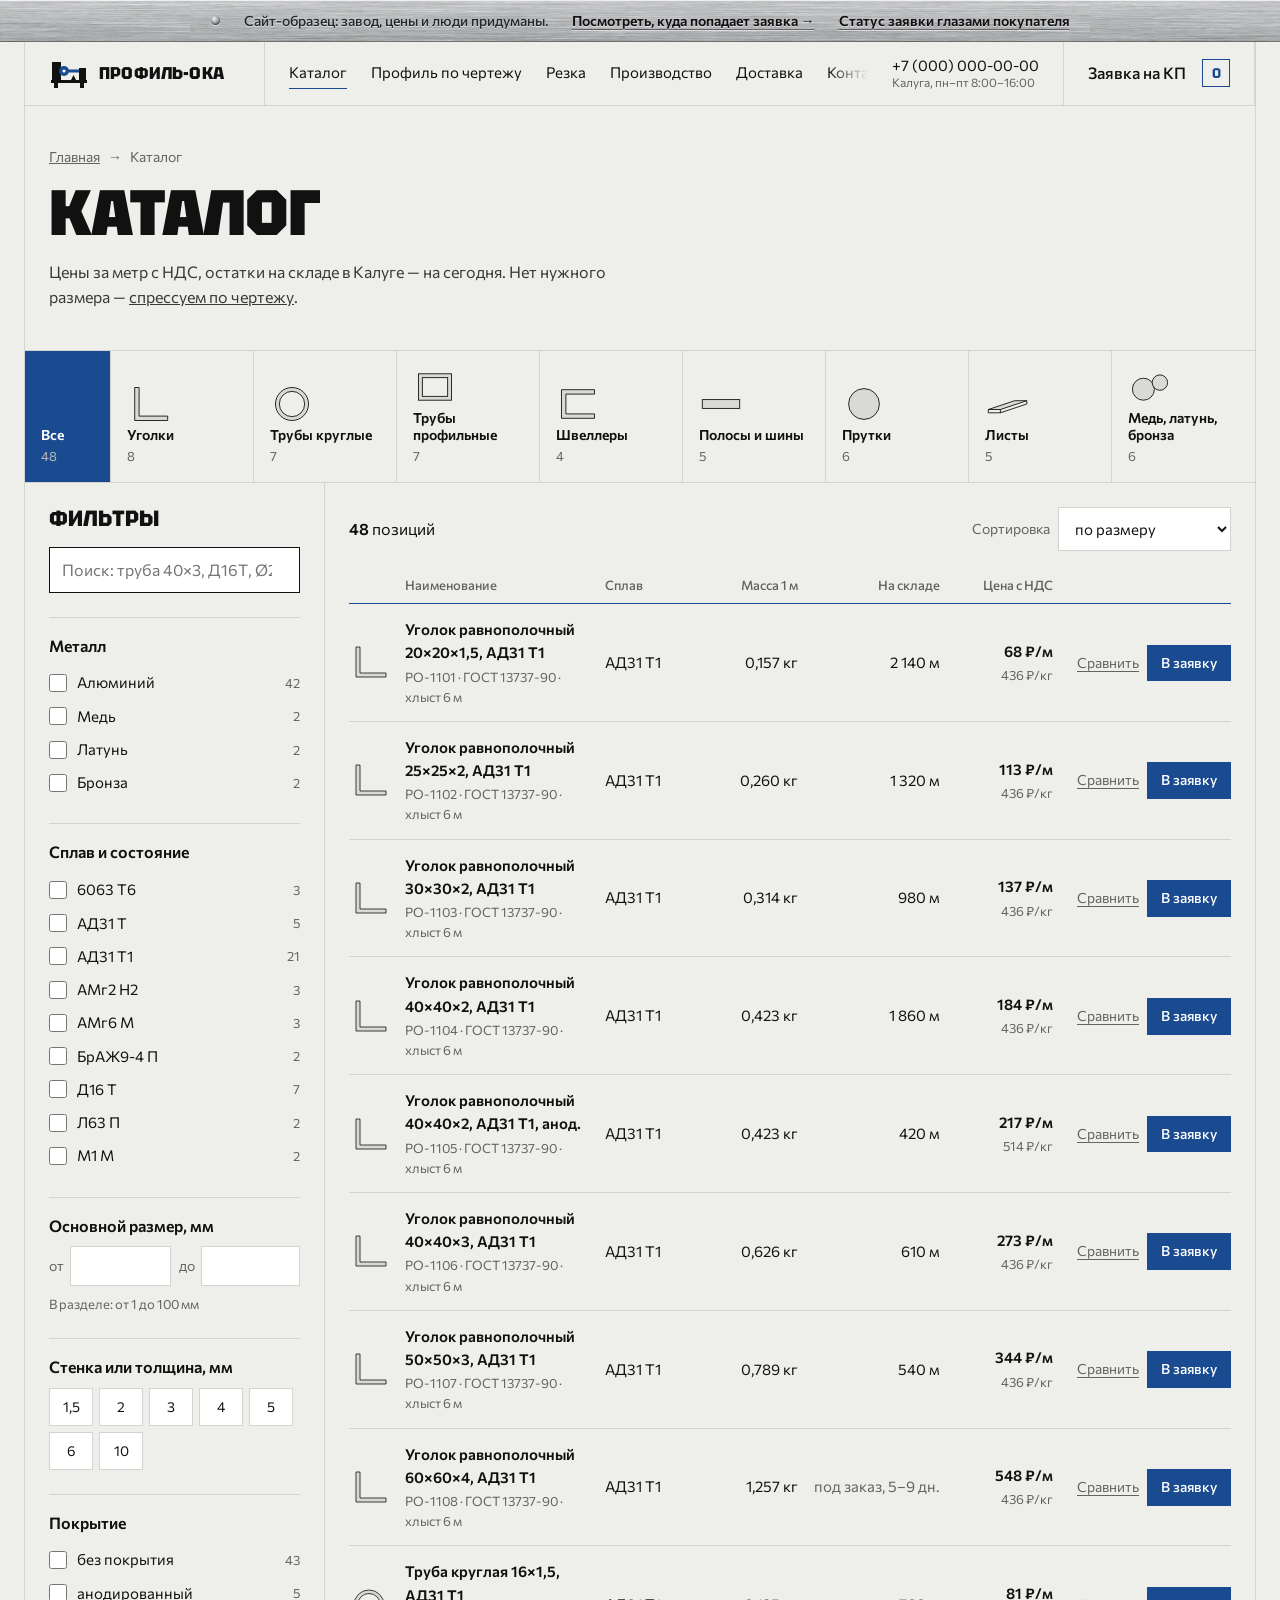
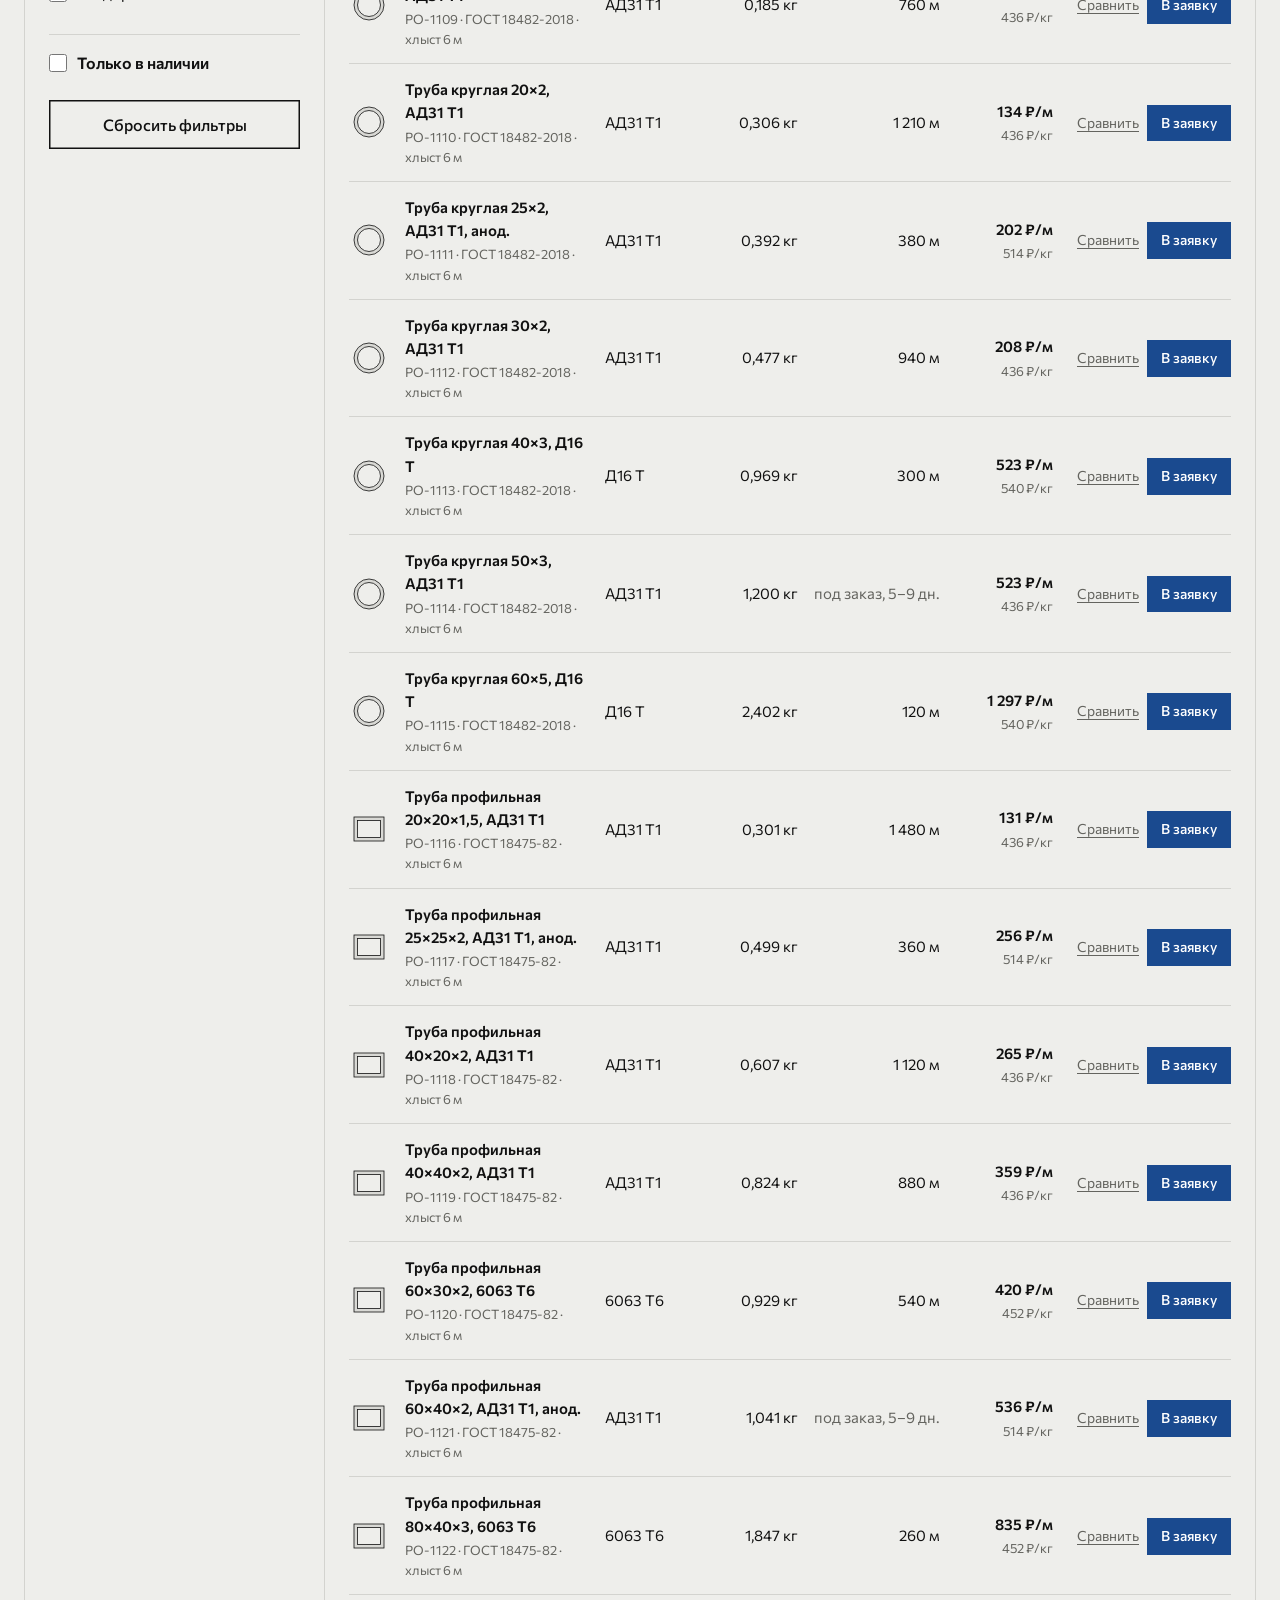
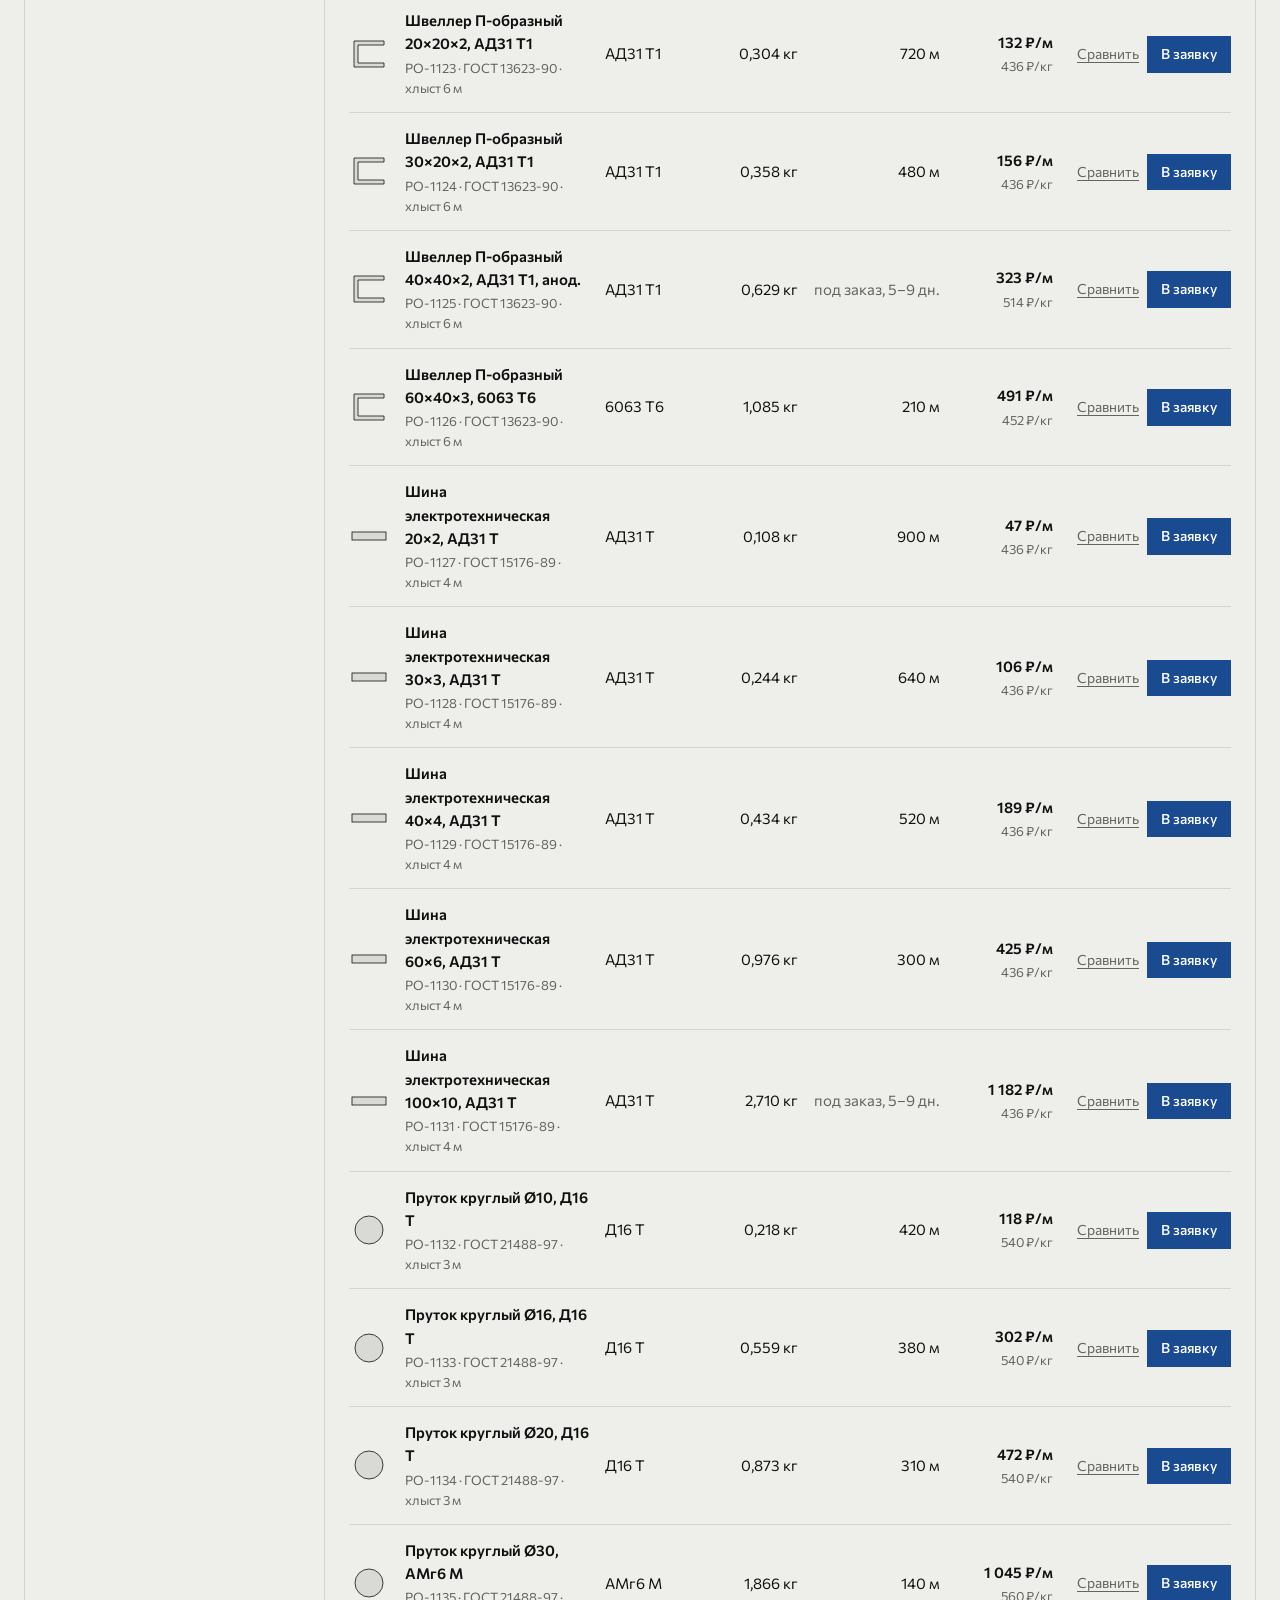
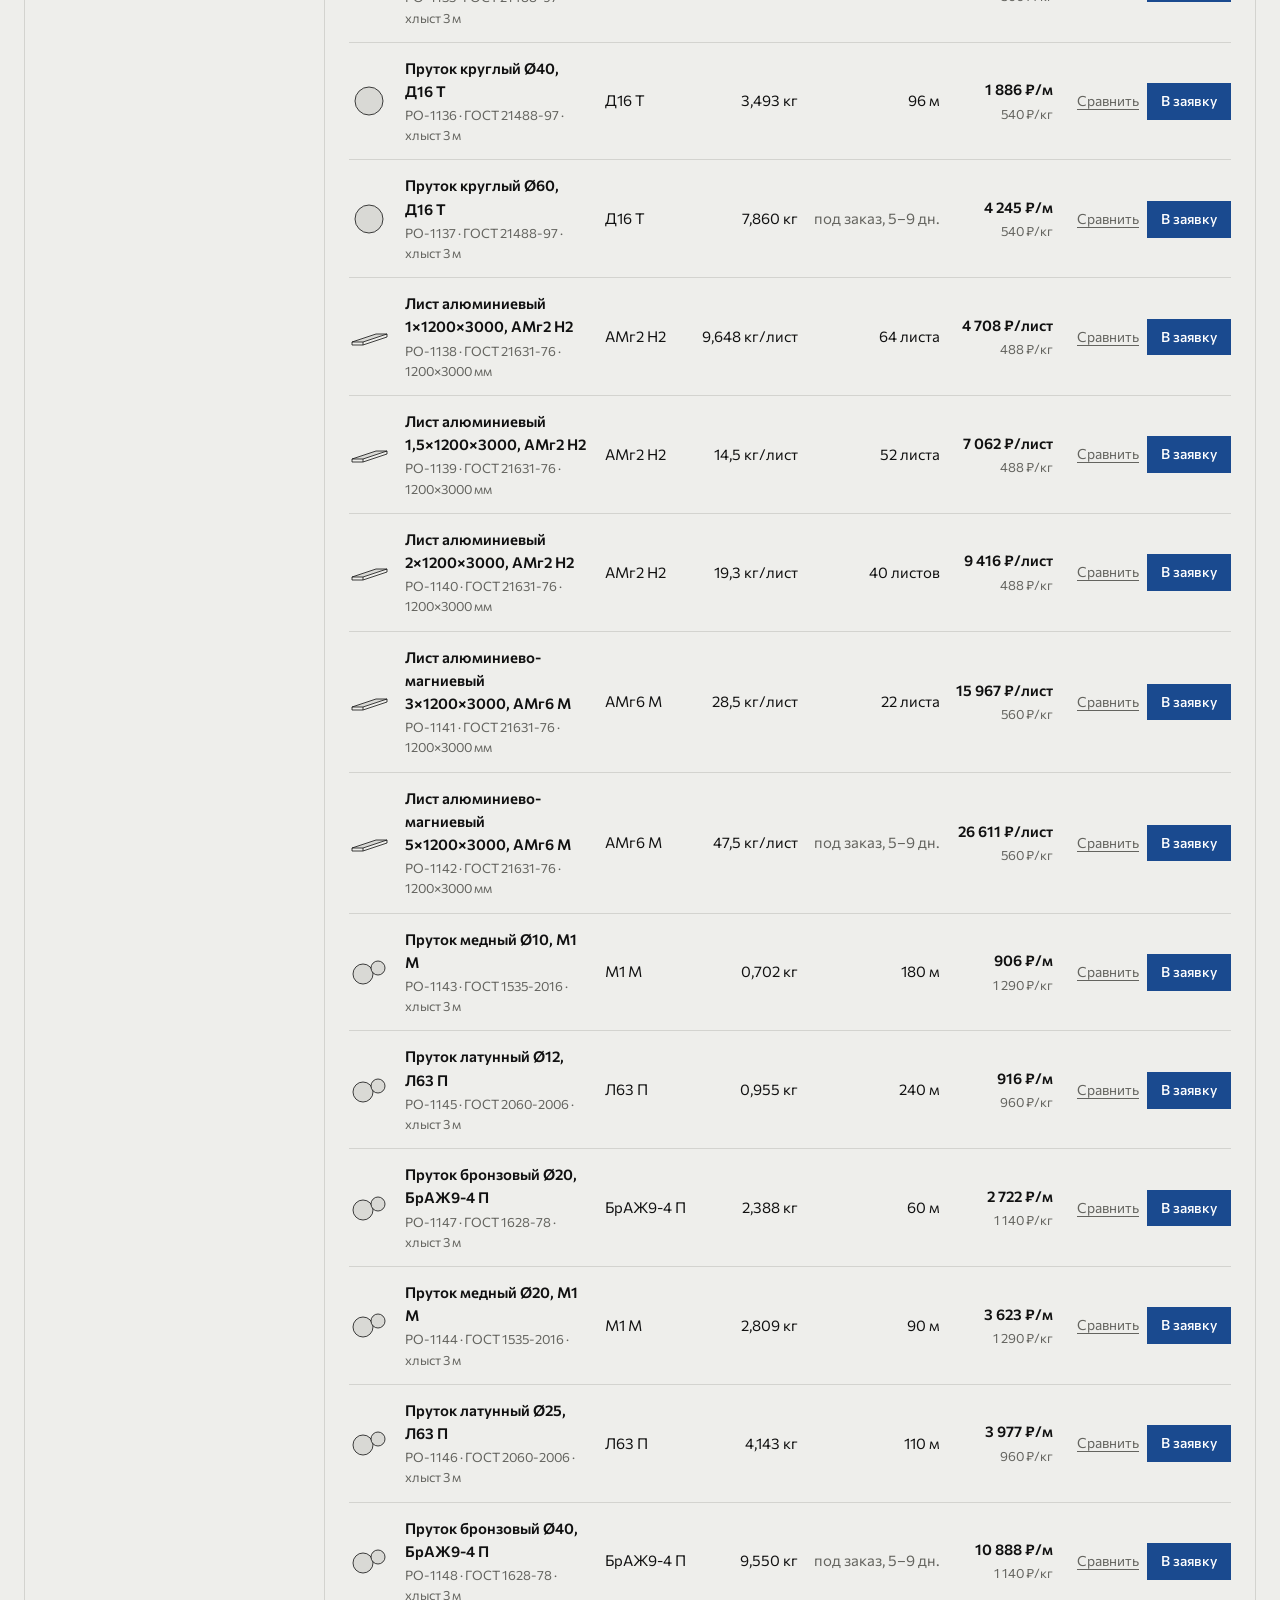
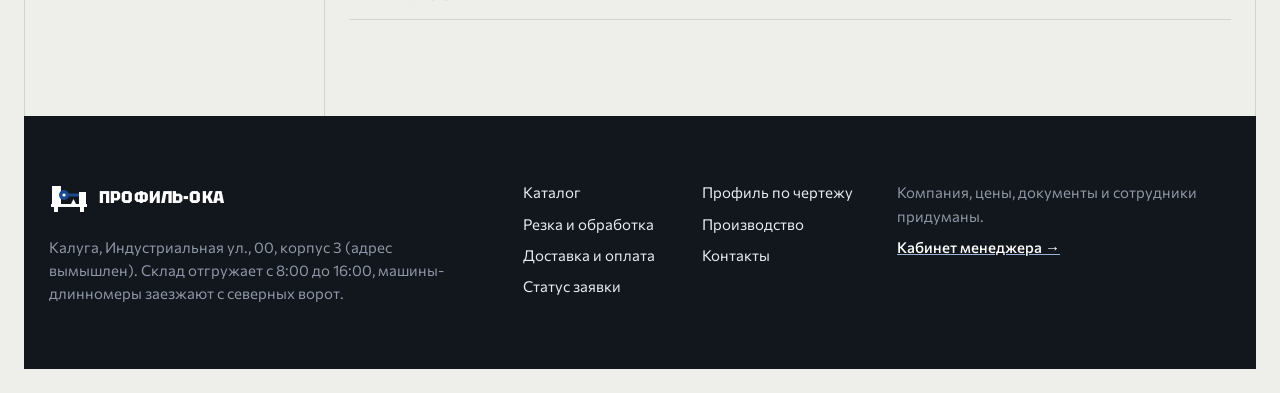
<file: katalog.html>
<!doctype html>
<html lang="ru">
<head>
<meta charset="utf-8">
<meta name="viewport" content="width=device-width, initial-scale=1">
<title>Каталог — алюминиевый профиль и прокат цветных металлов · Профиль-Ока</title>
<meta name="description" content="Уголки, трубы, швеллеры, шины, прутки и листы из алюминия, меди, латуни и бронзы. Фильтры по сплаву и размеру, остатки на складе и цены за метр с НДС.">
<meta name="theme-color" content="#111111">
<link rel="icon" href="img/favicon.svg" type="image/svg+xml">
<link rel="preload" href="fonts/commissioner-cyrillic.woff2" as="font" type="font/woff2" crossorigin>
<link rel="stylesheet" href="css/fonts.css?v=40">
<link rel="stylesheet" href="css/site.css?v=40">
</head>
<body>

<!-- header:start -->
<div class="shead">
<div class="demo-strip">
  <span>Сайт-образец: завод, цены и люди придуманы.</span>
  <a href="kabinet.html">Посмотреть, куда попадает заявка <span aria-hidden="true">→</span></a>
  <a href="status.html" class="hide-m">Статус заявки глазами покупателя</a>
</div>

<header class="top">
  <a class="logo" href="index.html" aria-label="Профиль-Ока, на главную"><svg class="logo__i" viewBox="0 0 40 32" aria-hidden="true"><rect x="2" y="23" width="36" height="3" fill="currentColor"/><path d="M5 26h4v5H5zM31 26h4v5h-4z" fill="currentColor"/><path d="M3 5h9v18H3z" fill="currentColor"/><circle cx="15" cy="14" r="5" fill="var(--acc, #1A4A8F)"/><circle cx="15" cy="14" r="1.6" fill="#fff"/><rect x="19" y="12.5" width="11" height="3" fill="var(--acc, #1A4A8F)"/><path d="M22 23l2.5-5 2.5 5z" fill="currentColor"/><path d="M30 11h7v12h-7z" fill="currentColor"/></svg><span>ПРОФИЛЬ-ОКА</span></a>
  <nav class="nav" id="menu" aria-label="Разделы сайта">
    <a href="katalog.html" aria-current="page">Каталог</a>
    <a href="profil-po-chertezhu.html">Профиль по чертежу</a>
    <a href="rezka.html">Резка</a>
    <a href="proizvodstvo.html">Производство</a>
    <a href="dostavka.html">Доставка</a>
    <a href="kontakty.html">Контакты</a>
    <div class="nav__m">
      <a href="tel:+70000000000" data-demo="Звонок в отдел продаж">+7 (000) 000-00-00</a>
      <a href="kabinet.html">Кабинет менеджера</a>
    </div>
  </nav>
  <a class="top__ph" href="tel:+70000000000" data-demo="Звонок в отдел продаж">+7 (000) 000-00-00<small>Калуга, пн–пт 8:00–16:00</small></a>
  <a class="top__ph top__ph--2" href="tel:+70000000000" data-demo="Звонок в московский офис">+7 (000) 000-00-01<small>Москва, офис и склад</small></a>
  <a class="top__req" href="zayavka.html">Заявка на КП <b data-req-count>0</b></a>
  <button class="burger" type="button" aria-label="Меню" aria-expanded="false" aria-controls="menu"><span></span></button>
</header>
</div>
<!-- header:end -->

<main class="page">
  <div class="pagehead">
    <nav class="crumbs" aria-label="Вы здесь"><a href="index.html">Главная</a><span aria-hidden="true">→</span><span id="crumbCat">Каталог</span></nav>
    <h1 class="h1" id="pageTitle">Каталог</h1>
    <p class="pagehead__t">Цены за&nbsp;метр с&nbsp;НДС, остатки на&nbsp;складе в&nbsp;Калуге — на&nbsp;сегодня. Нет нужного размера — <a href="profil-po-chertezhu.html">спрессуем по&nbsp;чертежу</a>.</p>
  </div>

  <nav class="ctabs" id="ctabs" aria-label="Разделы каталога"></nav>

  <div class="cat-l">
    <aside class="filt" id="filt" aria-label="Фильтры">
      <div class="filt__head">
        <b class="h3">Фильтры</b>
        <button class="filt__x" type="button" id="filtClose" aria-label="Закрыть фильтры">×</button>
      </div>
      <form id="ff" novalidate>
        <label class="filt__q">
          <span class="sr">Поиск по каталогу</span>
          <input type="search" id="fq" name="q" placeholder="Поиск: труба 40×3, Д16Т, Ø20" autocomplete="off">
        </label>
        <fieldset class="fg"><legend>Металл</legend><div id="fMetal"></div></fieldset>
        <fieldset class="fg"><legend>Сплав и состояние</legend><div id="fAlloy"></div></fieldset>
        <fieldset class="fg"><legend id="fSizeL">Размер, мм</legend>
          <div class="rng"><label>от<input type="number" id="fMin" inputmode="decimal" min="0" step="any"></label><label>до<input type="number" id="fMax" inputmode="decimal" min="0" step="any"></label></div>
          <p class="fg__h" id="fSizeH"></p>
        </fieldset>
        <fieldset class="fg"><legend>Стенка или толщина, мм</legend>
          <div class="chips" id="fWall"></div>
        </fieldset>
        <fieldset class="fg"><legend>Покрытие</legend><div id="fCoat"></div></fieldset>
        <label class="tgl"><input type="checkbox" id="fStock"><span>Только в наличии</span></label>
        <button class="btn btn--o btn--w" type="button" id="fReset">Сбросить фильтры</button>
      </form>
    </aside>

    <section class="res" aria-labelledby="pageTitle">
      <form class="msearch" id="msearch" role="search">
        <label class="sr" for="fq2">Поиск по каталогу</label>
        <input type="search" id="fq2" placeholder="Поиск: труба 40×3, Д16Т, Ø20" autocomplete="off" enterkeyhint="search">
        <button class="btn" type="submit">Найти</button>
      </form>
      <div class="res__bar">
        <p class="res__n" id="resN" aria-live="polite"></p>
        <div class="res__ctl">
          <button class="btn btn--o res__open" type="button" id="filtOpen" aria-controls="filt">Фильтры <b id="fCount"></b></button>
          <label class="res__sort"><span>Сортировка</span>
            <select id="fSort">
              <option value="size">по размеру</option>
              <option value="price">сначала дешевле</option>
              <option value="-price">сначала дороже</option>
              <option value="-stock">больше на складе</option>
            </select>
          </label>
        </div>
      </div>
      <div class="chosen" id="chosen"></div>
      <table class="ptab" id="ptab">
        <thead><tr><th class="ptab__s" aria-label="Сечение"></th><th>Наименование</th><th>Сплав</th><th class="r">Масса 1&nbsp;м</th><th class="r">На складе</th><th class="r">Цена с НДС</th><th class="ptab__a"><span class="sr">Действия</span></th></tr></thead>
        <tbody id="rows"></tbody>
      </table>
      <div class="empty" id="empty" hidden>
        <h2 class="h3">Ничего не нашли</h2>
        <p id="emptyT"></p>
        <div class="btns"><button class="btn" type="button" id="emptyReset">Сбросить фильтры</button><a class="btn btn--o" href="zayavka.html">Прислать спецификацию</a></div>
      </div>
    </section>
  </div>
</main>

<div class="cmpbar" id="cmpbar" hidden>
  <span id="cmpT"></span>
  <button class="cmpbar__c" type="button" id="cmpClear">Очистить</button>
  <a class="btn" href="sravnenie.html">Сравнить <span aria-hidden="true">→</span></a>
</div>

<!-- footer:start -->
<footer class="foot">
  <div class="foot__a">
    <a class="logo" href="index.html"><svg class="logo__i" viewBox="0 0 40 32" aria-hidden="true"><rect x="2" y="23" width="36" height="3" fill="currentColor"/><path d="M5 26h4v5H5zM31 26h4v5h-4z" fill="currentColor"/><path d="M3 5h9v18H3z" fill="currentColor"/><circle cx="15" cy="14" r="5" fill="var(--acc, #1A4A8F)"/><circle cx="15" cy="14" r="1.6" fill="#fff"/><rect x="19" y="12.5" width="11" height="3" fill="var(--acc, #1A4A8F)"/><path d="M22 23l2.5-5 2.5 5z" fill="currentColor"/><path d="M30 11h7v12h-7z" fill="currentColor"/></svg><span>ПРОФИЛЬ-ОКА</span></a>
    <p>Калуга, Индустриальная ул., 00, корпус 3 (адрес вымышлен). Склад отгружает с&nbsp;8:00 до&nbsp;16:00, машины-длинномеры заезжают с&nbsp;северных ворот.</p>
  </div>
  <nav class="foot__n" aria-label="Разделы в подвале">
    <a href="katalog.html">Каталог</a><a href="profil-po-chertezhu.html">Профиль по чертежу</a><a href="rezka.html">Резка и обработка</a>
    <a href="proizvodstvo.html">Производство</a><a href="dostavka.html">Доставка и оплата</a><a href="kontakty.html">Контакты</a>
    <a href="status.html">Статус заявки</a>
  </nav>
  <div class="foot__d">
    <p>Компания, цены, документы и сотрудники придуманы.</p>
    <a href="kabinet.html">Кабинет менеджера <span aria-hidden="true">→</span></a>
  </div>
</footer>
<!-- footer:end -->

<script src="js/data.js?v=40"></script>
<script src="js/site.js?v=40"></script>
<script src="js/catalog.js?v=40"></script>
</body>
</html>
</file>
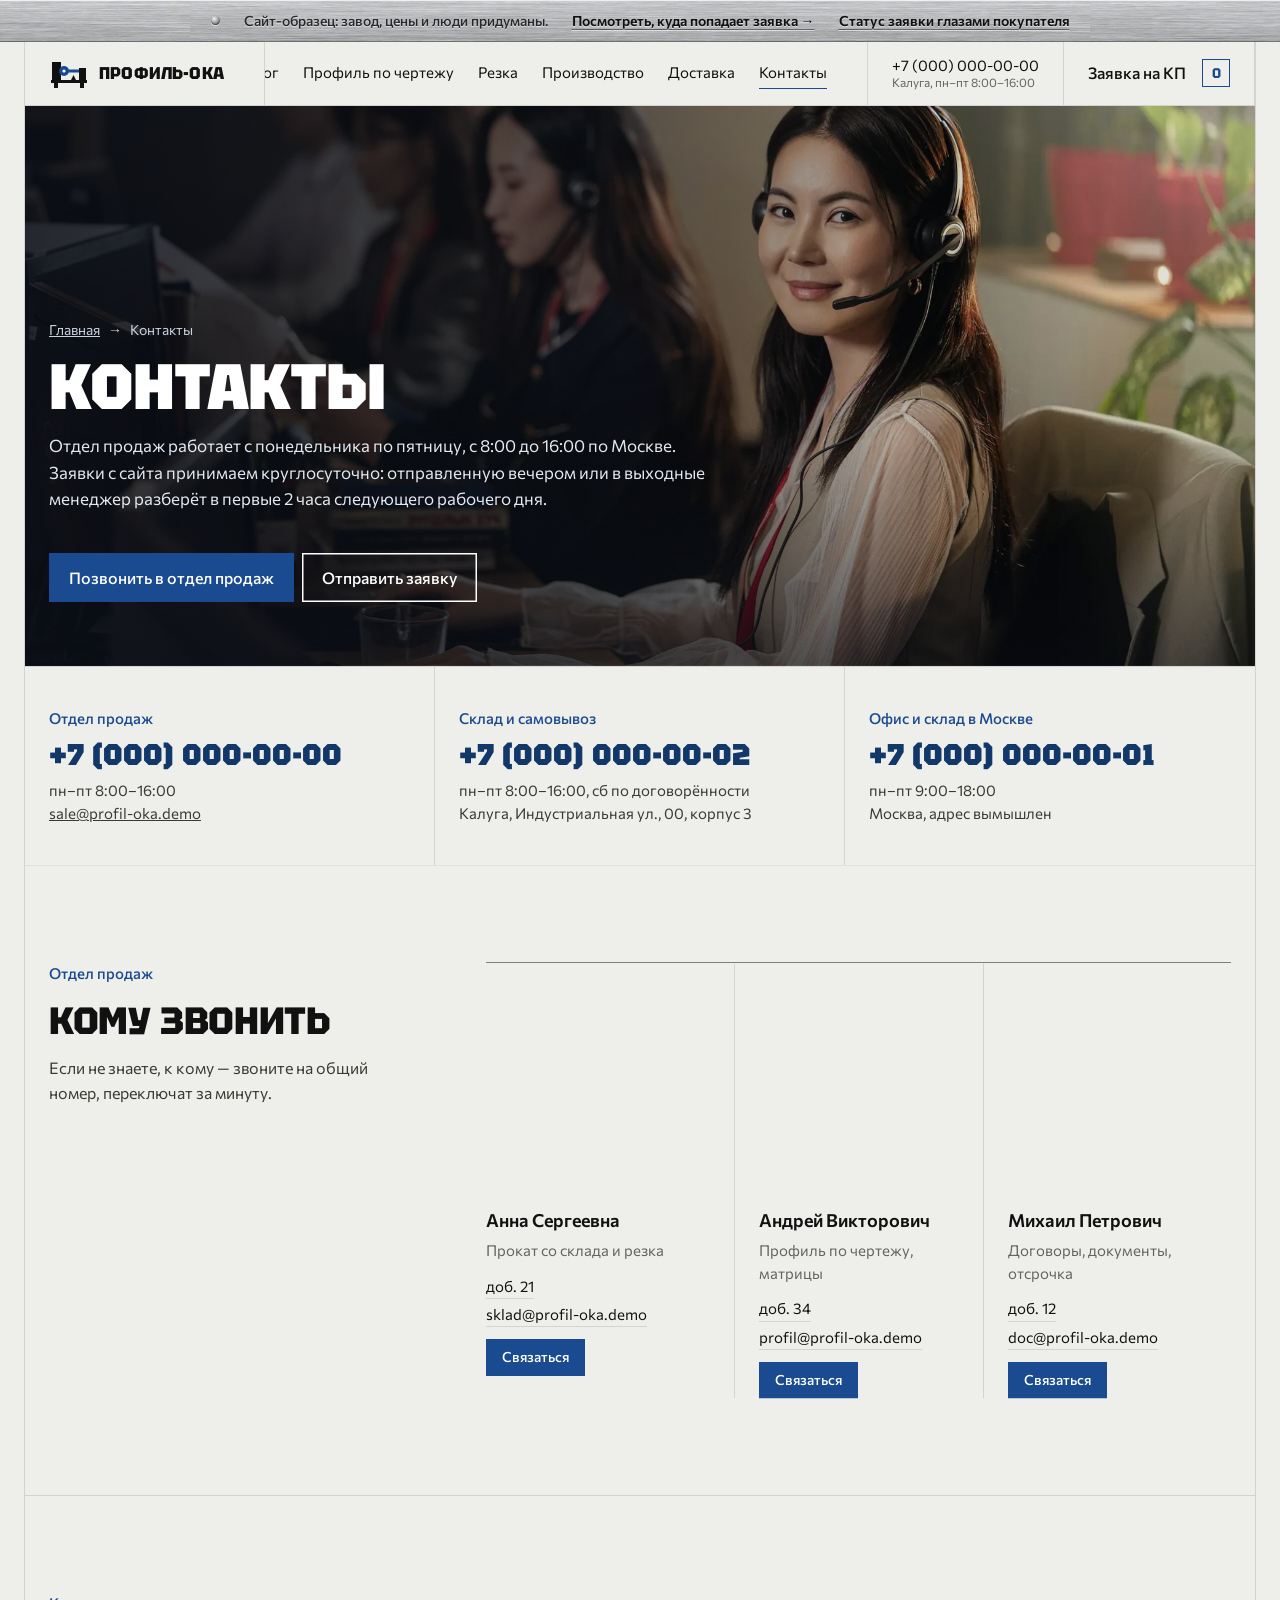
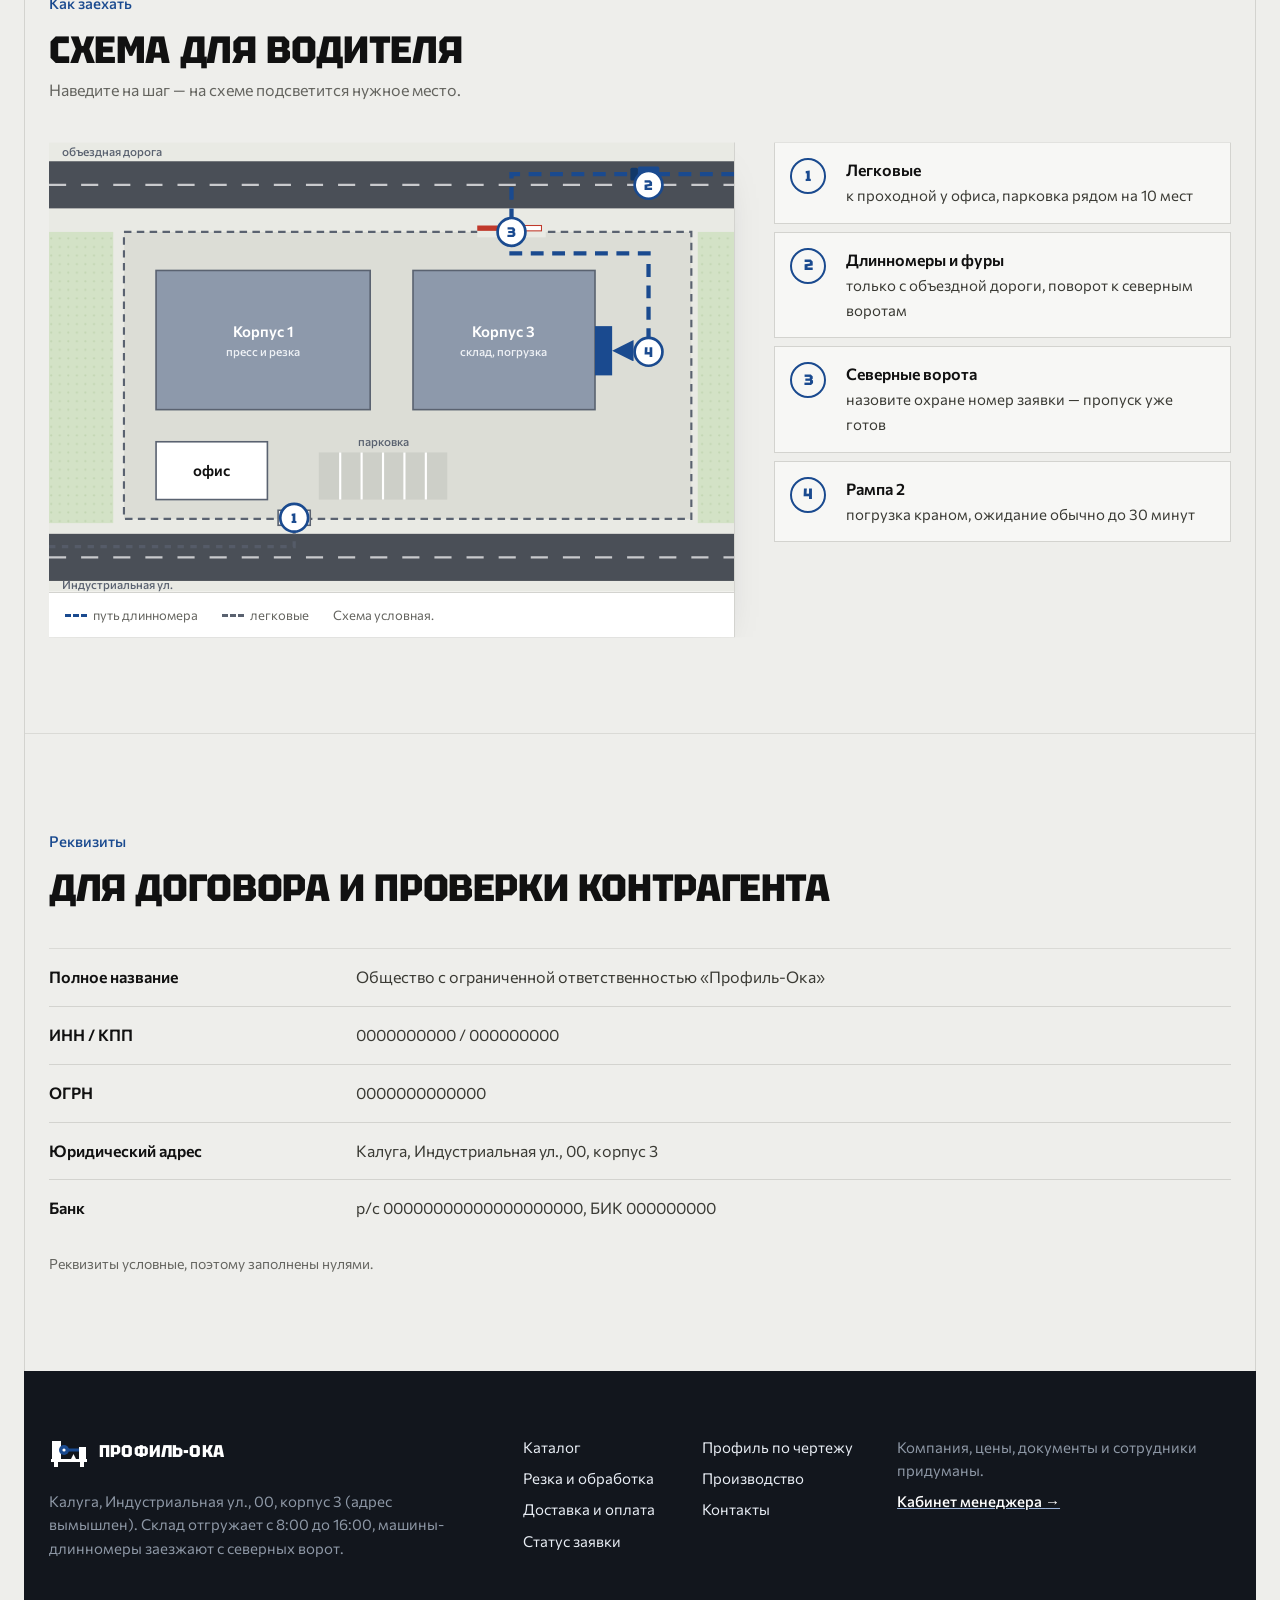
<file: kontakty.html>
<!doctype html>
<html lang="ru">
<head>
<meta charset="utf-8">
<meta name="viewport" content="width=device-width, initial-scale=1">
<title>Контакты отдела продаж — Профиль-Ока</title>
<meta name="description" content="Отдел продаж, склад и офис: телефоны, часы работы, схема заезда для длинномеров, реквизиты.">
<meta name="theme-color" content="#111111">
<link rel="icon" href="img/favicon.svg" type="image/svg+xml">
<link rel="preload" href="fonts/commissioner-cyrillic.woff2" as="font" type="font/woff2" crossorigin>
<link rel="stylesheet" href="css/fonts.css?v=40">
<link rel="stylesheet" href="css/site.css?v=40">
</head>
<body>

<!-- header:start -->
<div class="shead">
<div class="demo-strip">
  <span>Сайт-образец: завод, цены и люди придуманы.</span>
  <a href="kabinet.html">Посмотреть, куда попадает заявка <span aria-hidden="true">→</span></a>
  <a href="status.html" class="hide-m">Статус заявки глазами покупателя</a>
</div>

<header class="top">
  <a class="logo" href="index.html" aria-label="Профиль-Ока, на главную"><svg class="logo__i" viewBox="0 0 40 32" aria-hidden="true"><rect x="2" y="23" width="36" height="3" fill="currentColor"/><path d="M5 26h4v5H5zM31 26h4v5h-4z" fill="currentColor"/><path d="M3 5h9v18H3z" fill="currentColor"/><circle cx="15" cy="14" r="5" fill="var(--acc, #1A4A8F)"/><circle cx="15" cy="14" r="1.6" fill="#fff"/><rect x="19" y="12.5" width="11" height="3" fill="var(--acc, #1A4A8F)"/><path d="M22 23l2.5-5 2.5 5z" fill="currentColor"/><path d="M30 11h7v12h-7z" fill="currentColor"/></svg><span>ПРОФИЛЬ-ОКА</span></a>
  <nav class="nav" id="menu" aria-label="Разделы сайта">
    <a href="katalog.html">Каталог</a>
    <a href="profil-po-chertezhu.html">Профиль по чертежу</a>
    <a href="rezka.html">Резка</a>
    <a href="proizvodstvo.html">Производство</a>
    <a href="dostavka.html">Доставка</a>
    <a href="kontakty.html" aria-current="page">Контакты</a>
    <div class="nav__m">
      <a href="tel:+70000000000" data-demo="Звонок в отдел продаж">+7 (000) 000-00-00</a>
      <a href="kabinet.html">Кабинет менеджера</a>
    </div>
  </nav>
  <a class="top__ph" href="tel:+70000000000" data-demo="Звонок в отдел продаж">+7 (000) 000-00-00<small>Калуга, пн–пт 8:00–16:00</small></a>
  <a class="top__ph top__ph--2" href="tel:+70000000000" data-demo="Звонок в московский офис">+7 (000) 000-00-01<small>Москва, офис и склад</small></a>
  <a class="top__req" href="zayavka.html">Заявка на КП <b data-req-count>0</b></a>
  <button class="burger" type="button" aria-label="Меню" aria-expanded="false" aria-controls="menu"><span></span></button>
</header>
</div>
<!-- header:end -->

<main class="page">
  <section class="phero">
    <img class="phero__bg" src="img/otdel-900.webp" srcset="img/otdel-900.webp 900w, img/otdel-2000.webp 2000w" sizes="100vw" alt="Менеджер отдела продаж с гарнитурой за компьютером, фото для примера" width="1600" height="1067" fetchpriority="high">
    <div class="phero__in">
    <nav class="crumbs" aria-label="Вы здесь"><a href="index.html">Главная</a><span aria-hidden="true">→</span><span>Контакты</span></nav>
    <h1 class="h1">Контакты</h1>
    <p class="pagehead__t">Отдел продаж работает с&nbsp;понедельника по&nbsp;пятницу, с&nbsp;8:00 до&nbsp;16:00 по&nbsp;Москве. Заявки с&nbsp;сайта принимаем круглосуточно: отправленную вечером или в&nbsp;выходные менеджер разберёт в&nbsp;первые 2&nbsp;часа следующего рабочего дня.</p>
      <div class="btns"><a class="btn" href="tel:+70000000000" data-demo="Звонок в отдел продаж">Позвонить в отдел продаж</a><a class="btn btn--o" href="zayavka.html">Отправить заявку</a></div>
    </div>
  </section>

  <section class="cnt" aria-label="Телефоны и адреса">
    <div class="cnt__i">
      <p class="kick">Отдел продаж</p>
      <a class="cnt__ph" href="tel:+70000000000" data-demo="Звонок в отдел продаж">+7 (000) 000-00-00</a>
      <p>пн–пт 8:00–16:00<br><a href="mailto:sale@profil-oka.demo" data-demo="Письмо в отдел продаж">sale@profil-oka.demo</a></p>
    </div>
    <div class="cnt__i">
      <p class="kick">Склад и самовывоз</p>
      <a class="cnt__ph" href="tel:+70000000000" data-demo="Звонок на склад">+7 (000) 000-00-02</a>
      <p>пн–пт 8:00–16:00, сб по&nbsp;договорённости<br>Калуга, Индустриальная ул., 00, корпус 3</p>
    </div>
    <div class="cnt__i">
      <p class="kick">Офис и склад в Москве</p>
      <a class="cnt__ph" href="tel:+70000000000" data-demo="Звонок в московский офис">+7 (000) 000-00-01</a>
      <p>пн–пт 9:00–18:00<br>Москва, адрес вымышлен</p>
    </div>
  </section>

  <section class="sales sec-pad" id="sales">
    <div class="sales__h"><p class="kick">Отдел продаж</p><h2 class="h2">Кому звонить</h2><p class="sales__p">Если не&nbsp;знаете, к&nbsp;кому — звоните на&nbsp;общий номер, переключат за&nbsp;минуту.</p></div>
    <div class="sales__l">
      <div class="man"><img src="img/people-1.webp" alt="Портрет менеджера" width="480" height="480" loading="lazy"><b>Анна Сергеевна</b><span>Прокат со склада и резка</span><a href="tel:+70000000000" data-demo="Звонок Анне Сергеевне">доб. 21</a><a href="mailto:sklad@profil-oka.demo" data-demo="Письмо Анне Сергеевне">sklad@profil-oka.demo</a><button class="btn man__call" type="button" data-demo="Звонок: Анна Сергеевна">Связаться</button></div>
      <div class="man"><img src="img/people-2.webp" alt="Портрет технолога" width="480" height="480" loading="lazy"><b>Андрей Викторович</b><span>Профиль по чертежу, матрицы</span><a href="tel:+70000000000" data-demo="Звонок Андрею Викторовичу">доб. 34</a><a href="mailto:profil@profil-oka.demo" data-demo="Письмо Андрею Викторовичу">profil@profil-oka.demo</a><button class="btn man__call" type="button" data-demo="Звонок: Андрей Викторович">Связаться</button></div>
      <div class="man"><img src="img/people-3.webp" alt="Портрет руководителя" width="480" height="480" loading="lazy"><b>Михаил Петрович</b><span>Договоры, документы, отсрочка</span><a href="tel:+70000000000" data-demo="Звонок Михаилу Петровичу">доб. 12</a><a href="mailto:doc@profil-oka.demo" data-demo="Письмо Михаилу Петровичу">doc@profil-oka.demo</a><button class="btn man__call" type="button" data-demo="Звонок: Михаил Петрович">Связаться</button></div>
    </div>
  </section>

  <section class="map2 sec-pad" aria-labelledby="mapT">
    <div class="map2__h">
      <p class="kick">Как заехать</p>
      <h2 class="h2" id="mapT">Схема для водителя</h2>
      <p class="map2__t">Наведите на&nbsp;шаг — на&nbsp;схеме подсветится нужное место.</p>
    </div>
    <div class="map2__b">
      <figure class="map2__m">
        <svg id="yard" viewBox="0 0 640 420" role="img" aria-label="Схема территории завода: объездная дорога сверху, северные ворота, корпуса, рампа погрузки, офис и проходная у Индустриальной улицы">
          <defs>
            <pattern id="grs" width="8" height="8" patternUnits="userSpaceOnUse"><rect width="8" height="8" fill="#D3E2C6"/><circle cx="2" cy="2" r="1" fill="#C1D5B1"/></pattern>
            <marker id="arr" viewBox="0 0 10 10" refX="6" refY="5" markerWidth="5" markerHeight="5" orient="auto"><path d="M0 0L10 5L0 10Z" fill="#1A4A8F"/></marker>
          </defs>
          <rect width="640" height="420" fill="#E9EAE4"/>
          <rect x="0" y="84" width="60" height="272" fill="url(#grs)"/><rect x="606" y="84" width="34" height="272" fill="url(#grs)"/>
          <rect x="0" y="18" width="640" height="44" fill="#4A4F57"/><path d="M0 40H640" stroke="#fff" stroke-width="2" stroke-dasharray="16 14" opacity=".7"/>
          <text x="12" y="13" class="lbl">объездная дорога</text>
          <rect x="0" y="366" width="640" height="44" fill="#4A4F57"/><path d="M0 388H640" stroke="#fff" stroke-width="2" stroke-dasharray="16 14" opacity=".7"/>
          <text x="12" y="418" class="lbl">Индустриальная ул.</text>
          <rect x="70" y="84" width="530" height="268" fill="#DCDDD6" stroke="#5A6270" stroke-width="2" stroke-dasharray="7 5"/>
          <rect x="400" y="80" width="64" height="9" fill="#E9EAE4"/><rect x="400" y="78" width="30" height="5" fill="#C0392B"/><rect x="430" y="78" width="30" height="5" fill="#fff" stroke="#C0392B"/>
          <g class="bld"><rect x="100" y="120" width="200" height="130"/><text x="200" y="182">Корпус 1</text><text x="200" y="200" class="sm">пресс и резка</text></g>
          <g class="bld"><rect x="340" y="120" width="170" height="130"/><text x="425" y="182">Корпус 3</text><text x="425" y="200" class="sm">склад, погрузка</text></g>
          <rect x="510" y="172" width="16" height="46" fill="#1A4A8F"/>
          <g class="bld bld--o"><rect x="100" y="280" width="104" height="54"/><text x="152" y="312">офис</text></g>
          <g class="park"><rect x="252" y="290" width="120" height="44" fill="#CDCFC8"/><path d="M272 290v44M292 290v44M312 290v44M332 290v44M352 290v44" stroke="#fff" stroke-width="2"/><text x="312" y="284" class="sm">парковка</text></g>
          <rect x="214" y="344" width="30" height="14" fill="#fff" stroke="#5A6270" stroke-width="1.5"/>
          <path d="M0 378 H229 V352" fill="none" stroke="#5A6270" stroke-width="3" stroke-dasharray="6 6" opacity=".7"/>
          <path id="truckR" class="route" d="M640 30 H432 V104 H560 V195 H534" fill="none" stroke="#1A4A8F" stroke-width="4" stroke-dasharray="12 8" marker-end="url(#arr)"/>
          <g id="truck"><rect x="-13" y="-7" width="20" height="14" rx="1.5" fill="#1A4A8F"/><rect x="7" y="-6" width="7" height="12" rx="1.5" fill="#123869"/><animateMotion dur="9s" repeatCount="indefinite" rotate="auto"><mpath href="#truckR"/></animateMotion></g>
          <g class="pin" data-pin="1"><circle cx="229" cy="351" r="13"/><text x="229" y="356">1</text></g>
          <g class="pin" data-pin="2"><circle cx="560" cy="40" r="13"/><text x="560" y="45">2</text></g>
          <g class="pin" data-pin="3"><circle cx="432" cy="84" r="13"/><text x="432" y="89">3</text></g>
          <g class="pin" data-pin="4"><circle cx="560" cy="196" r="13"/><text x="560" y="201">4</text></g>
        </svg>
        <figcaption><span><i class="lg"></i>путь длинномера</span><span><i class="lg lg--c"></i>легковые</span><span>Схема условная.</span></figcaption>
      </figure>
      <ol class="map2__s">
        <li data-pin="1" tabindex="0"><b>1</b><div><strong>Легковые</strong><span>к&nbsp;проходной у&nbsp;офиса, парковка рядом на&nbsp;10&nbsp;мест</span></div></li>
        <li data-pin="2" tabindex="0"><b>2</b><div><strong>Длинномеры и&nbsp;фуры</strong><span>только с&nbsp;объездной дороги, поворот к&nbsp;северным воротам</span></div></li>
        <li data-pin="3" tabindex="0"><b>3</b><div><strong>Северные ворота</strong><span>назовите охране номер заявки — пропуск уже готов</span></div></li>
        <li data-pin="4" tabindex="0"><b>4</b><div><strong>Рампа 2</strong><span>погрузка краном, ожидание обычно до&nbsp;30&nbsp;минут</span></div></li>
      </ol>
    </div>
  </section>

  <section class="sec-pad" aria-labelledby="reqT">
    <p class="kick">Реквизиты</p>
    <h2 class="h2" id="reqT">Для договора и&nbsp;проверки контрагента</h2>
    <table class="rows rows--req">
      <tr><th>Полное название</th><td>Общество с&nbsp;ограниченной ответственностью «Профиль-Ока»</td></tr>
      <tr><th>ИНН / КПП</th><td>0000000000 / 000000000</td></tr>
      <tr><th>ОГРН</th><td>0000000000000</td></tr>
      <tr><th>Юридический адрес</th><td>Калуга, Индустриальная ул., 00, корпус 3</td></tr>
      <tr><th>Банк</th><td>р/с 00000000000000000000, БИК 000000000</td></tr>
    </table>
    <p class="note-s">Реквизиты условные, поэтому заполнены нулями.</p>
  </section>
</main>

<!-- footer:start -->
<footer class="foot">
  <div class="foot__a">
    <a class="logo" href="index.html"><svg class="logo__i" viewBox="0 0 40 32" aria-hidden="true"><rect x="2" y="23" width="36" height="3" fill="currentColor"/><path d="M5 26h4v5H5zM31 26h4v5h-4z" fill="currentColor"/><path d="M3 5h9v18H3z" fill="currentColor"/><circle cx="15" cy="14" r="5" fill="var(--acc, #1A4A8F)"/><circle cx="15" cy="14" r="1.6" fill="#fff"/><rect x="19" y="12.5" width="11" height="3" fill="var(--acc, #1A4A8F)"/><path d="M22 23l2.5-5 2.5 5z" fill="currentColor"/><path d="M30 11h7v12h-7z" fill="currentColor"/></svg><span>ПРОФИЛЬ-ОКА</span></a>
    <p>Калуга, Индустриальная ул., 00, корпус 3 (адрес вымышлен). Склад отгружает с&nbsp;8:00 до&nbsp;16:00, машины-длинномеры заезжают с&nbsp;северных ворот.</p>
  </div>
  <nav class="foot__n" aria-label="Разделы в подвале">
    <a href="katalog.html">Каталог</a><a href="profil-po-chertezhu.html">Профиль по чертежу</a><a href="rezka.html">Резка и обработка</a>
    <a href="proizvodstvo.html">Производство</a><a href="dostavka.html">Доставка и оплата</a><a href="kontakty.html">Контакты</a>
    <a href="status.html">Статус заявки</a>
  </nav>
  <div class="foot__d">
    <p>Компания, цены, документы и сотрудники придуманы.</p>
    <a href="kabinet.html">Кабинет менеджера <span aria-hidden="true">→</span></a>
  </div>
</footer>
<!-- footer:end -->

<script src="js/data.js?v=40"></script>
<script src="js/site.js?v=40"></script>
<script src="js/map.js?v=40"></script>
</body>
</html>
</file>
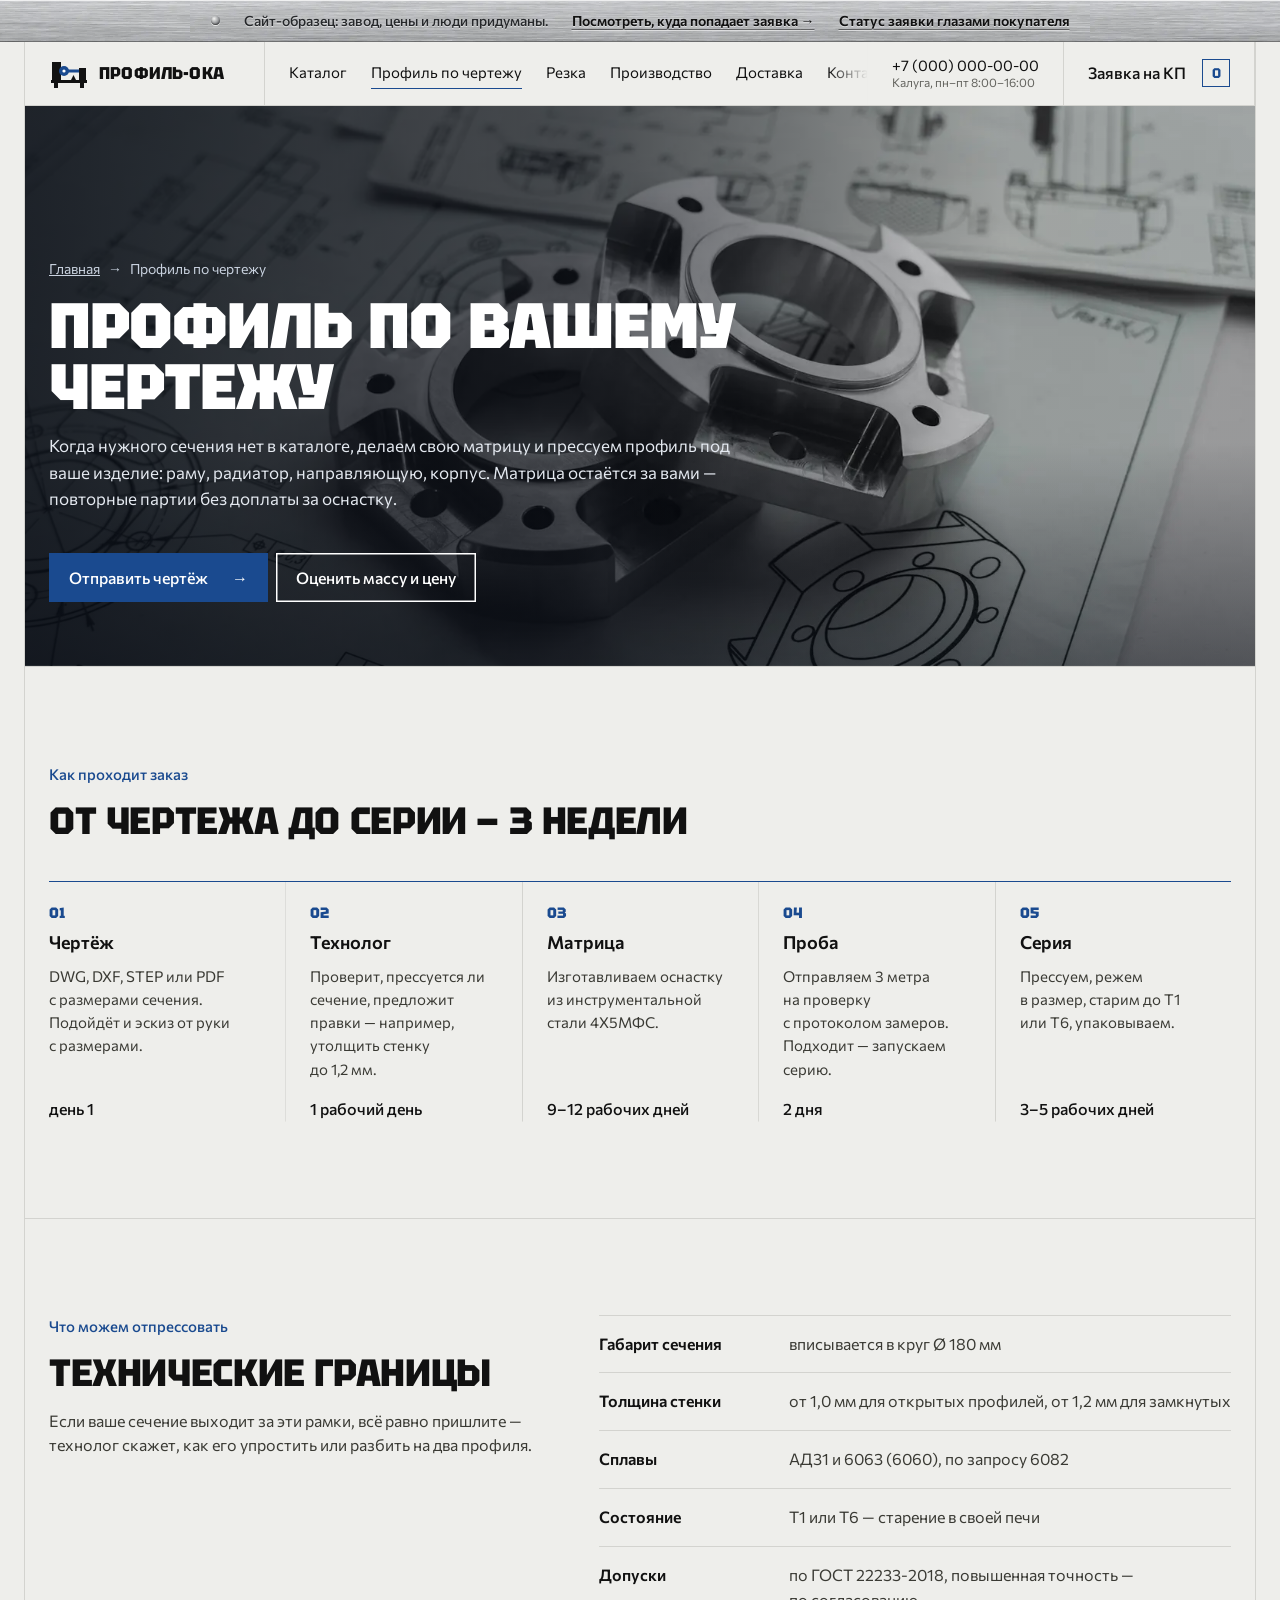
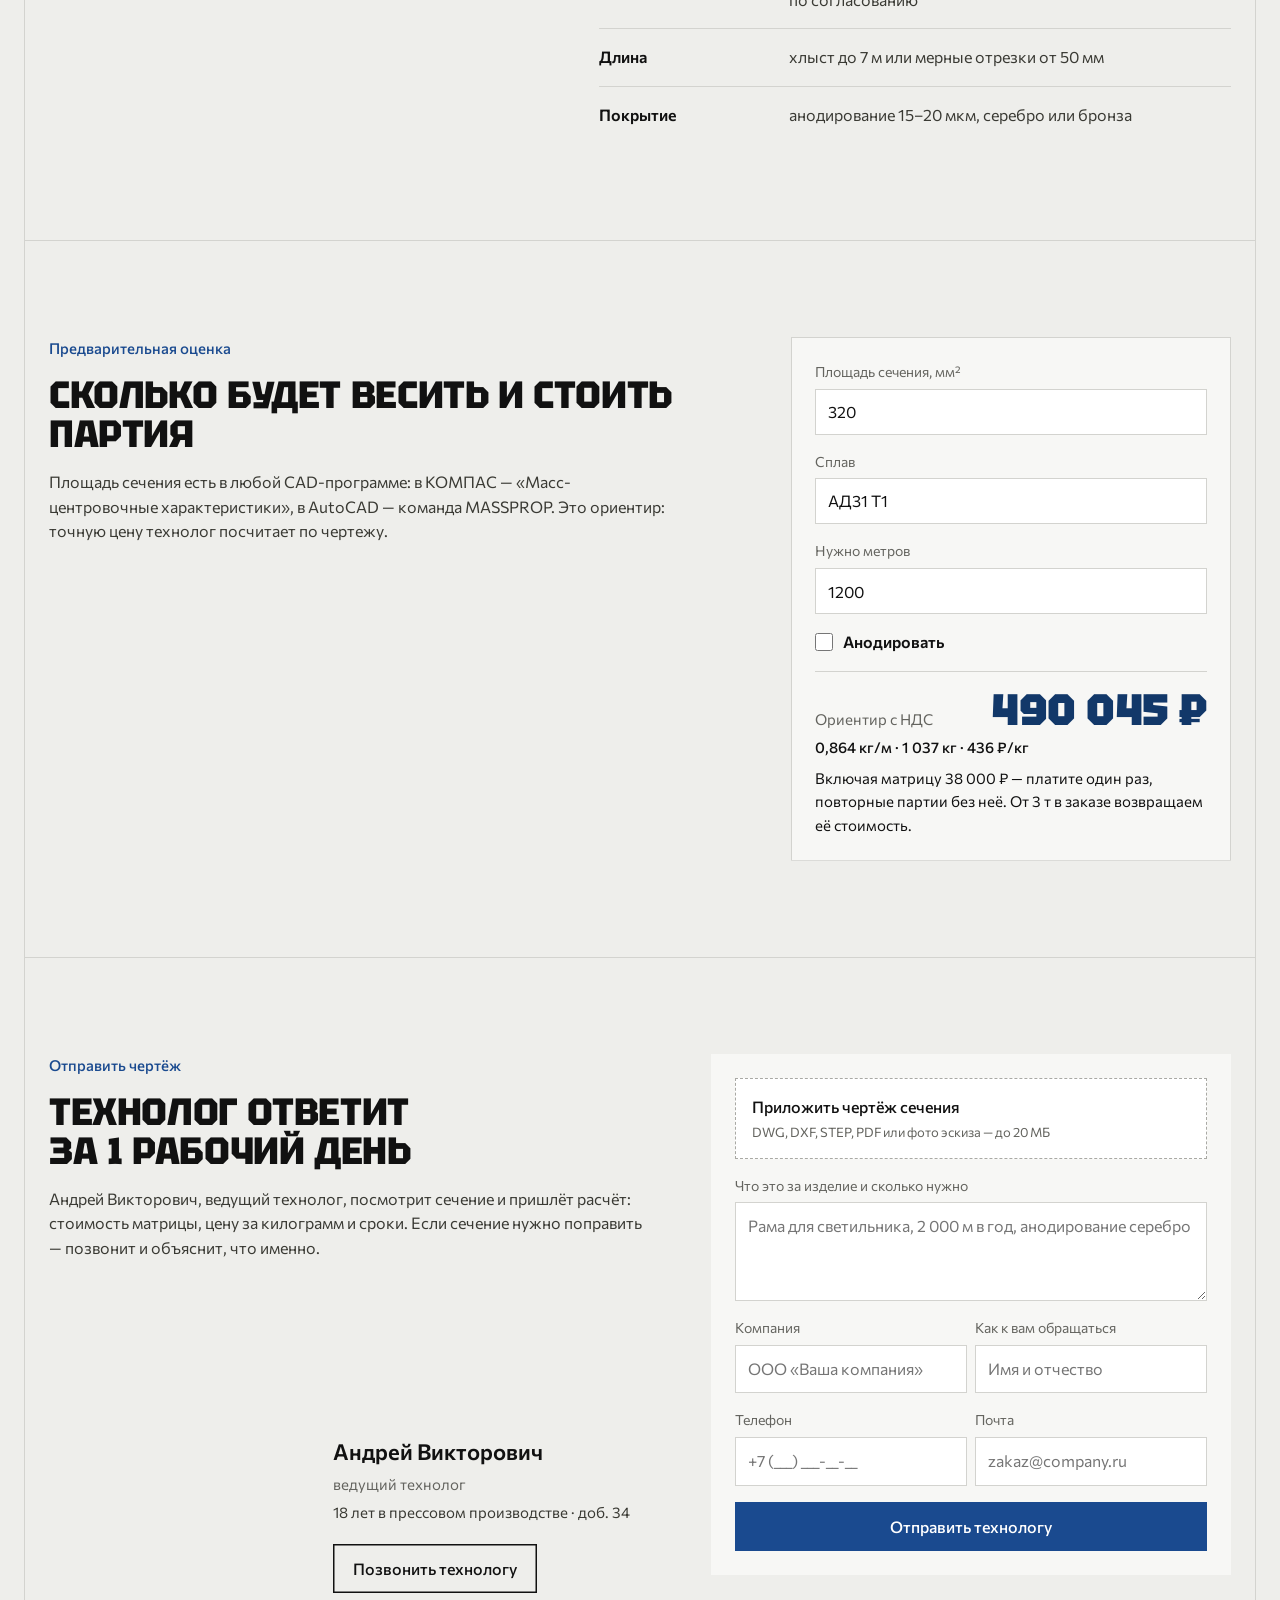
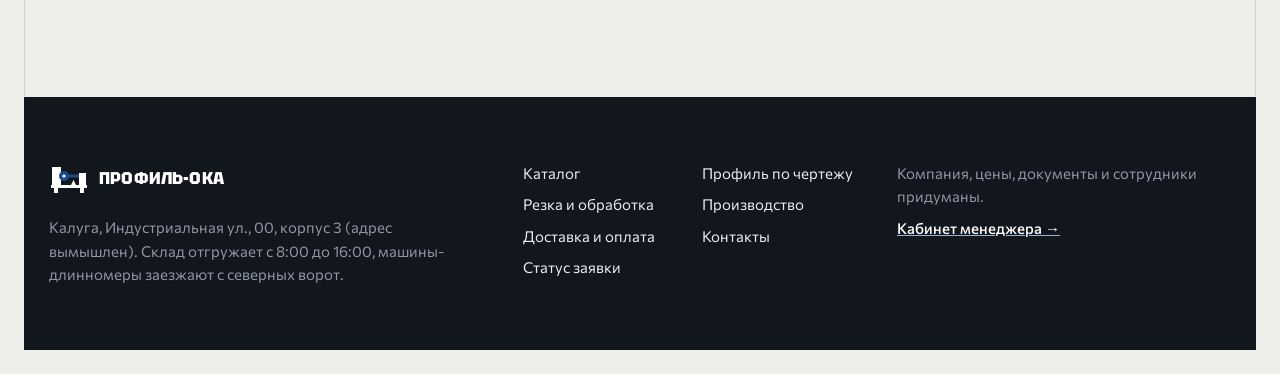
<file: profil-po-chertezhu.html>
<!doctype html>
<html lang="ru">
<head>
<meta charset="utf-8">
<meta name="viewport" content="width=device-width, initial-scale=1">
<title>Профиль по чертежу — матрица от 9 дней · Профиль-Ока</title>
<meta name="description" content="Прессуем алюминиевый профиль по вашему сечению: матрица от 9 рабочих дней, пробные 3 метра на проверку, партия от 300 кг. Оценка массы и цены по площади сечения.">
<meta name="theme-color" content="#111111">
<link rel="icon" href="img/favicon.svg" type="image/svg+xml">
<link rel="preload" href="fonts/commissioner-cyrillic.woff2" as="font" type="font/woff2" crossorigin>
<link rel="stylesheet" href="css/fonts.css?v=40">
<link rel="stylesheet" href="css/site.css?v=40">
</head>
<body>

<!-- header:start -->
<div class="shead">
<div class="demo-strip">
  <span>Сайт-образец: завод, цены и люди придуманы.</span>
  <a href="kabinet.html">Посмотреть, куда попадает заявка <span aria-hidden="true">→</span></a>
  <a href="status.html" class="hide-m">Статус заявки глазами покупателя</a>
</div>

<header class="top">
  <a class="logo" href="index.html" aria-label="Профиль-Ока, на главную"><svg class="logo__i" viewBox="0 0 40 32" aria-hidden="true"><rect x="2" y="23" width="36" height="3" fill="currentColor"/><path d="M5 26h4v5H5zM31 26h4v5h-4z" fill="currentColor"/><path d="M3 5h9v18H3z" fill="currentColor"/><circle cx="15" cy="14" r="5" fill="var(--acc, #1A4A8F)"/><circle cx="15" cy="14" r="1.6" fill="#fff"/><rect x="19" y="12.5" width="11" height="3" fill="var(--acc, #1A4A8F)"/><path d="M22 23l2.5-5 2.5 5z" fill="currentColor"/><path d="M30 11h7v12h-7z" fill="currentColor"/></svg><span>ПРОФИЛЬ-ОКА</span></a>
  <nav class="nav" id="menu" aria-label="Разделы сайта">
    <a href="katalog.html">Каталог</a>
    <a href="profil-po-chertezhu.html" aria-current="page">Профиль по чертежу</a>
    <a href="rezka.html">Резка</a>
    <a href="proizvodstvo.html">Производство</a>
    <a href="dostavka.html">Доставка</a>
    <a href="kontakty.html">Контакты</a>
    <div class="nav__m">
      <a href="tel:+70000000000" data-demo="Звонок в отдел продаж">+7 (000) 000-00-00</a>
      <a href="kabinet.html">Кабинет менеджера</a>
    </div>
  </nav>
  <a class="top__ph" href="tel:+70000000000" data-demo="Звонок в отдел продаж">+7 (000) 000-00-00<small>Калуга, пн–пт 8:00–16:00</small></a>
  <a class="top__ph top__ph--2" href="tel:+70000000000" data-demo="Звонок в московский офис">+7 (000) 000-00-01<small>Москва, офис и склад</small></a>
  <a class="top__req" href="zayavka.html">Заявка на КП <b data-req-count>0</b></a>
  <button class="burger" type="button" aria-label="Меню" aria-expanded="false" aria-controls="menu"><span></span></button>
</header>
</div>
<!-- header:end -->

<main class="page">
  <section class="phero">
    <img class="phero__bg" src="img/detali-800.webp" srcset="img/detali-800.webp 800w, img/detali-1600.webp 1600w" sizes="100vw" alt="Алюминиевые детали лежат на инженерном чертеже" width="1600" height="1067" fetchpriority="high">
    <div class="phero__in">

      <nav class="crumbs" aria-label="Вы здесь"><a href="index.html">Главная</a><span aria-hidden="true">→</span><span>Профиль по чертежу</span></nav>
      <h1 class="h1">Профиль по&nbsp;вашему чертежу</h1>
      <p class="pagehead__t">Когда нужного сечения нет в&nbsp;каталоге, делаем свою матрицу и&nbsp;прессуем профиль под ваше изделие: раму, радиатор, направляющую, корпус. Матрица остаётся за&nbsp;вами — повторные партии без доплаты за&nbsp;оснастку.</p>
      <div class="btns"><a class="btn" href="#send">Отправить чертёж <span aria-hidden="true">→</span></a><a class="btn btn--o" href="#estimate">Оценить массу и цену</a></div>
    </div>
  </section>

  <section class="sec-pad" aria-labelledby="stepsT">
    <p class="kick">Как проходит заказ</p>
    <h2 class="h2" id="stepsT">От чертежа до&nbsp;серии — 3&nbsp;недели</h2>
    <ol class="steps__l">
      <li><b>Чертёж</b><span>DWG, DXF, STEP или PDF с&nbsp;размерами сечения. Подойдёт и&nbsp;эскиз от&nbsp;руки с&nbsp;размерами.</span><em>день 1</em></li>
      <li><b>Технолог</b><span>Проверит, прессуется&nbsp;ли сечение, предложит правки — например, утолщить стенку до&nbsp;1,2&nbsp;мм.</span><em>1 рабочий день</em></li>
      <li><b>Матрица</b><span>Изготавливаем оснастку из&nbsp;инструментальной стали 4Х5МФС.</span><em>9–12 рабочих дней</em></li>
      <li><b>Проба</b><span>Отправляем 3&nbsp;метра на&nbsp;проверку с&nbsp;протоколом замеров. Подходит — запускаем серию.</span><em>2 дня</em></li>
      <li><b>Серия</b><span>Прессуем, режем в&nbsp;размер, старим до&nbsp;Т1 или Т6, упаковываем.</span><em>3–5 рабочих дней</em></li>
    </ol>
  </section>

  <section class="tech sec-pad" aria-labelledby="techT">
    <div>
      <p class="kick">Что можем отпрессовать</p>
      <h2 class="h2" id="techT">Технические границы</h2>
      <p class="tech__t">Если ваше сечение выходит за&nbsp;эти рамки, всё равно пришлите — технолог скажет, как его упростить или разбить на&nbsp;два профиля.</p>
    </div>
    <table class="rows">
      <tr><th>Габарит сечения</th><td>вписывается в&nbsp;круг Ø&nbsp;180&nbsp;мм</td></tr>
      <tr><th>Толщина стенки</th><td>от&nbsp;1,0&nbsp;мм для открытых профилей, от&nbsp;1,2&nbsp;мм для замкнутых</td></tr>
      <tr><th>Сплавы</th><td>АД31 и&nbsp;6063 (6060), по&nbsp;запросу 6082</td></tr>
      <tr><th>Состояние</th><td>Т1 или Т6 — старение в&nbsp;своей печи</td></tr>
      <tr><th>Допуски</th><td>по&nbsp;ГОСТ 22233-2018, повышенная точность — по&nbsp;согласованию</td></tr>
      <tr><th>Длина</th><td>хлыст до&nbsp;7&nbsp;м или мерные отрезки от&nbsp;50&nbsp;мм</td></tr>
      <tr><th>Покрытие</th><td>анодирование 15–20&nbsp;мкм, серебро или бронза</td></tr>
    </table>
  </section>

  <section class="est sec-pad" id="estimate" aria-labelledby="estT">
    <div class="est__l">
      <p class="kick">Предварительная оценка</p>
      <h2 class="h2" id="estT">Сколько будет весить и&nbsp;стоить партия</h2>
      <p>Площадь сечения есть в&nbsp;любой CAD-программе: в&nbsp;КОМПАС — «Масс-центровочные характеристики», в&nbsp;AutoCAD — команда <span class="nw">MASSPROP</span>. Это ориентир: точную цену технолог посчитает по&nbsp;чертежу.</p>
    </div>
    <form class="est__f" id="estF" novalidate>
      <label class="fld">Площадь сечения, мм²<input id="eA" type="number" inputmode="decimal" min="20" step="any" value="320"></label>
      <label class="fld">Сплав
        <select id="eAl"><option value="АД31">АД31 Т1</option><option value="6063">6063 Т6</option></select></label>
      <label class="fld">Нужно метров<input id="eL" type="number" inputmode="numeric" min="1" step="1" value="1200"></label>
      <label class="tgl tgl--i"><input type="checkbox" id="eAn"><span>Анодировать</span></label>
      <div class="est__r" id="eR" aria-live="polite"></div>
    </form>
  </section>

  <section class="send sec-pad" id="send" aria-labelledby="sendT">
    <div class="send__l">
      <p class="kick">Отправить чертёж</p>
      <h2 class="h2" id="sendT">Технолог ответит за&nbsp;1&nbsp;рабочий день</h2>
      <p>Андрей Викторович, ведущий технолог, посмотрит сечение и&nbsp;пришлёт расчёт: стоимость матрицы, цену за&nbsp;килограмм и&nbsp;сроки. Если сечение нужно поправить — позвонит и&nbsp;объяснит, что именно.</p>
      <figure class="send__who"><img src="img/people-2.webp" alt="Портрет технолога, фото для примера" width="480" height="480" loading="lazy"><figcaption><b>Андрей Викторович</b><span>ведущий технолог</span><span class="send__x">18 лет в&nbsp;прессовом производстве · доб.&nbsp;34</span><button class="btn btn--o" type="button" data-demo="Звонок технологу">Позвонить технологу</button></figcaption></figure>
    </div>
    <form class="send__f req__form" id="drawF" novalidate>
      <div class="err-sum" id="dErr" role="alert" hidden></div>
      <label class="file"><input type="file" name="file" accept=".dwg,.dxf,.step,.stp,.pdf,.jpg,.jpeg,.png"><span data-ft>Приложить чертёж сечения</span><small>DWG, DXF, STEP, PDF или фото эскиза — до 20 МБ</small></label>
      <label class="fld">Что это за изделие и сколько нужно<textarea name="comment" rows="3" placeholder="Рама для светильника, 2 000 м в год, анодирование серебро"></textarea></label>
      <div class="fld2">
        <label class="fld">Компания<input name="company" autocomplete="organization" placeholder="ООО «Ваша компания»"></label>
        <label class="fld">Как к вам обращаться<input name="contact" autocomplete="name" placeholder="Имя и отчество"></label>
      </div>
      <div class="fld2">
        <label class="fld">Телефон<input name="phone" type="tel" inputmode="tel" autocomplete="tel" placeholder="+7 (___) ___-__-__"></label>
        <label class="fld">Почта<input name="email" type="email" autocomplete="email" placeholder="zakaz@company.ru"></label>
      </div>
      <button class="btn btn--w" type="submit">Отправить технологу</button>
    </form>
  </section>
</main>

<!-- footer:start -->
<footer class="foot">
  <div class="foot__a">
    <a class="logo" href="index.html"><svg class="logo__i" viewBox="0 0 40 32" aria-hidden="true"><rect x="2" y="23" width="36" height="3" fill="currentColor"/><path d="M5 26h4v5H5zM31 26h4v5h-4z" fill="currentColor"/><path d="M3 5h9v18H3z" fill="currentColor"/><circle cx="15" cy="14" r="5" fill="var(--acc, #1A4A8F)"/><circle cx="15" cy="14" r="1.6" fill="#fff"/><rect x="19" y="12.5" width="11" height="3" fill="var(--acc, #1A4A8F)"/><path d="M22 23l2.5-5 2.5 5z" fill="currentColor"/><path d="M30 11h7v12h-7z" fill="currentColor"/></svg><span>ПРОФИЛЬ-ОКА</span></a>
    <p>Калуга, Индустриальная ул., 00, корпус 3 (адрес вымышлен). Склад отгружает с&nbsp;8:00 до&nbsp;16:00, машины-длинномеры заезжают с&nbsp;северных ворот.</p>
  </div>
  <nav class="foot__n" aria-label="Разделы в подвале">
    <a href="katalog.html">Каталог</a><a href="profil-po-chertezhu.html">Профиль по чертежу</a><a href="rezka.html">Резка и обработка</a>
    <a href="proizvodstvo.html">Производство</a><a href="dostavka.html">Доставка и оплата</a><a href="kontakty.html">Контакты</a>
    <a href="status.html">Статус заявки</a>
  </nav>
  <div class="foot__d">
    <p>Компания, цены, документы и сотрудники придуманы.</p>
    <a href="kabinet.html">Кабинет менеджера <span aria-hidden="true">→</span></a>
  </div>
</footer>
<!-- footer:end -->

<script src="js/data.js?v=40"></script>
<script src="js/site.js?v=40"></script>
<script src="js/pages.js?v=40"></script>
</body>
</html>
</file>
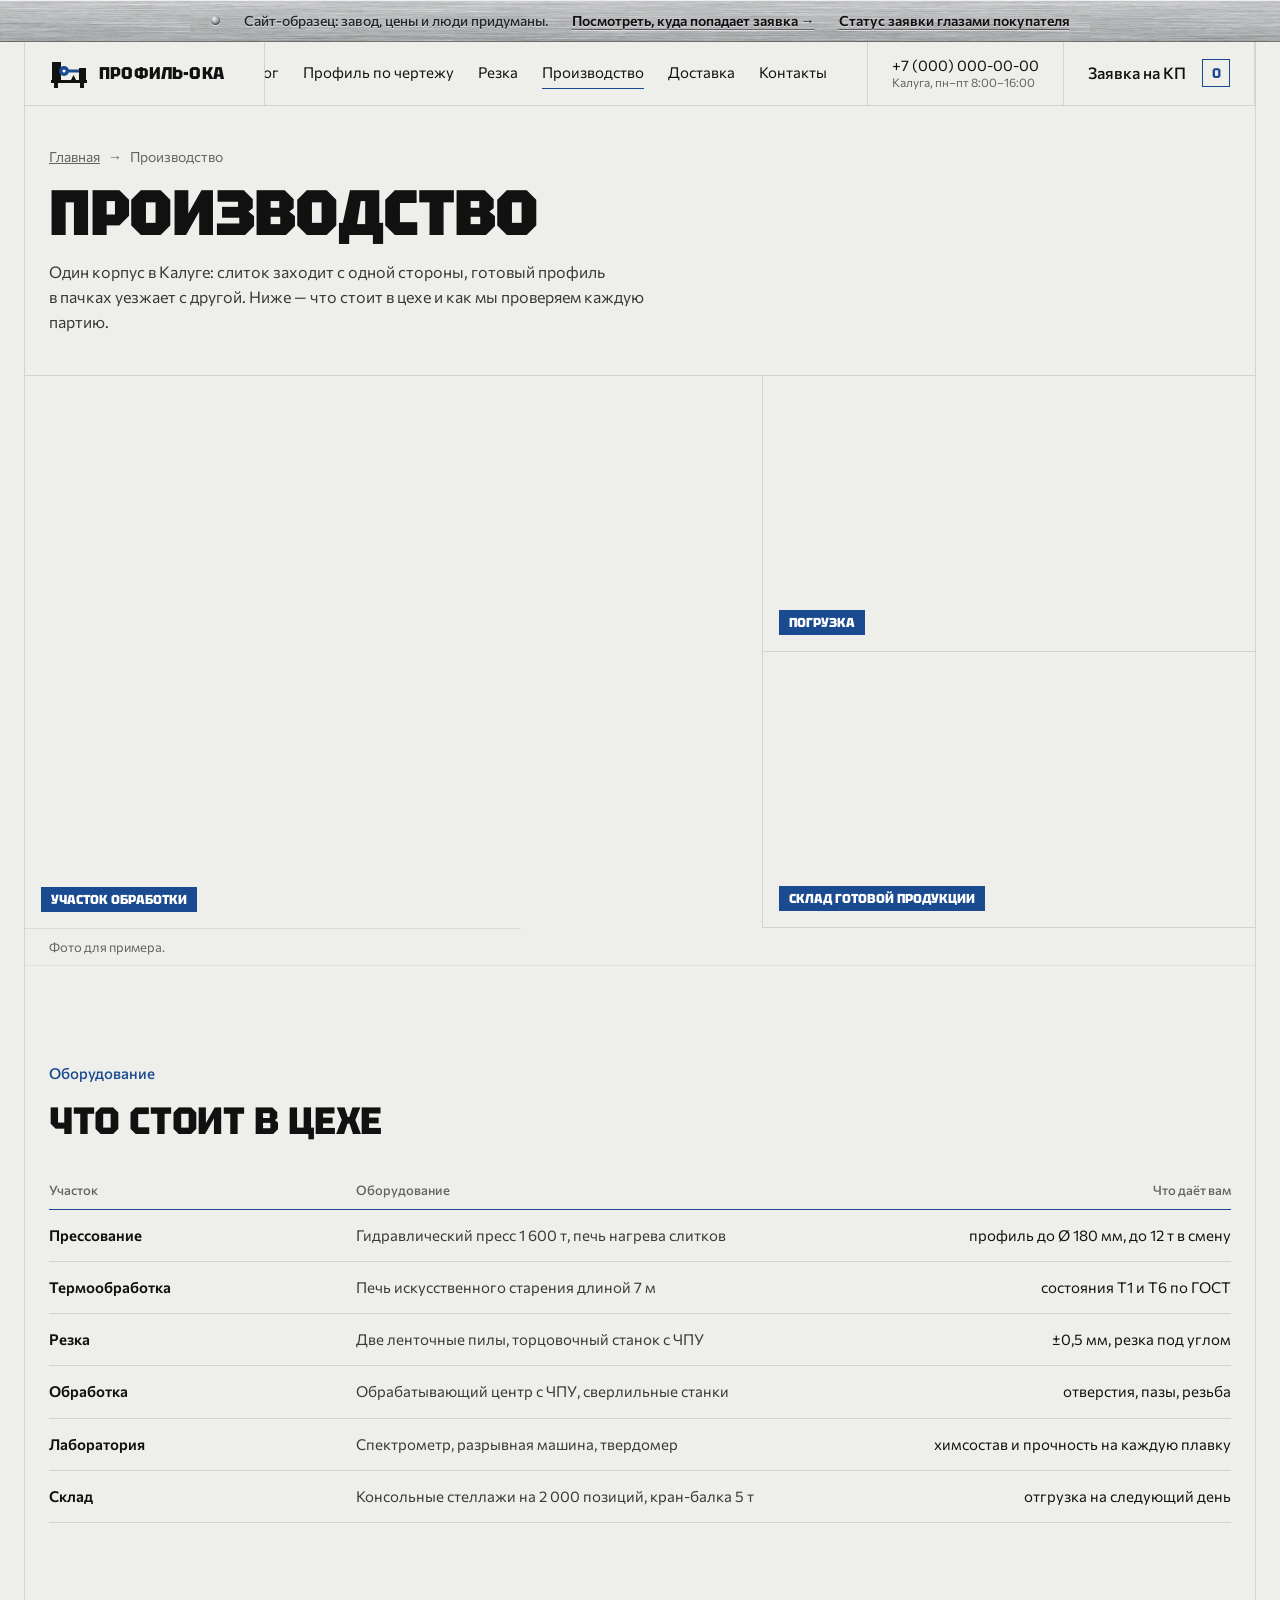
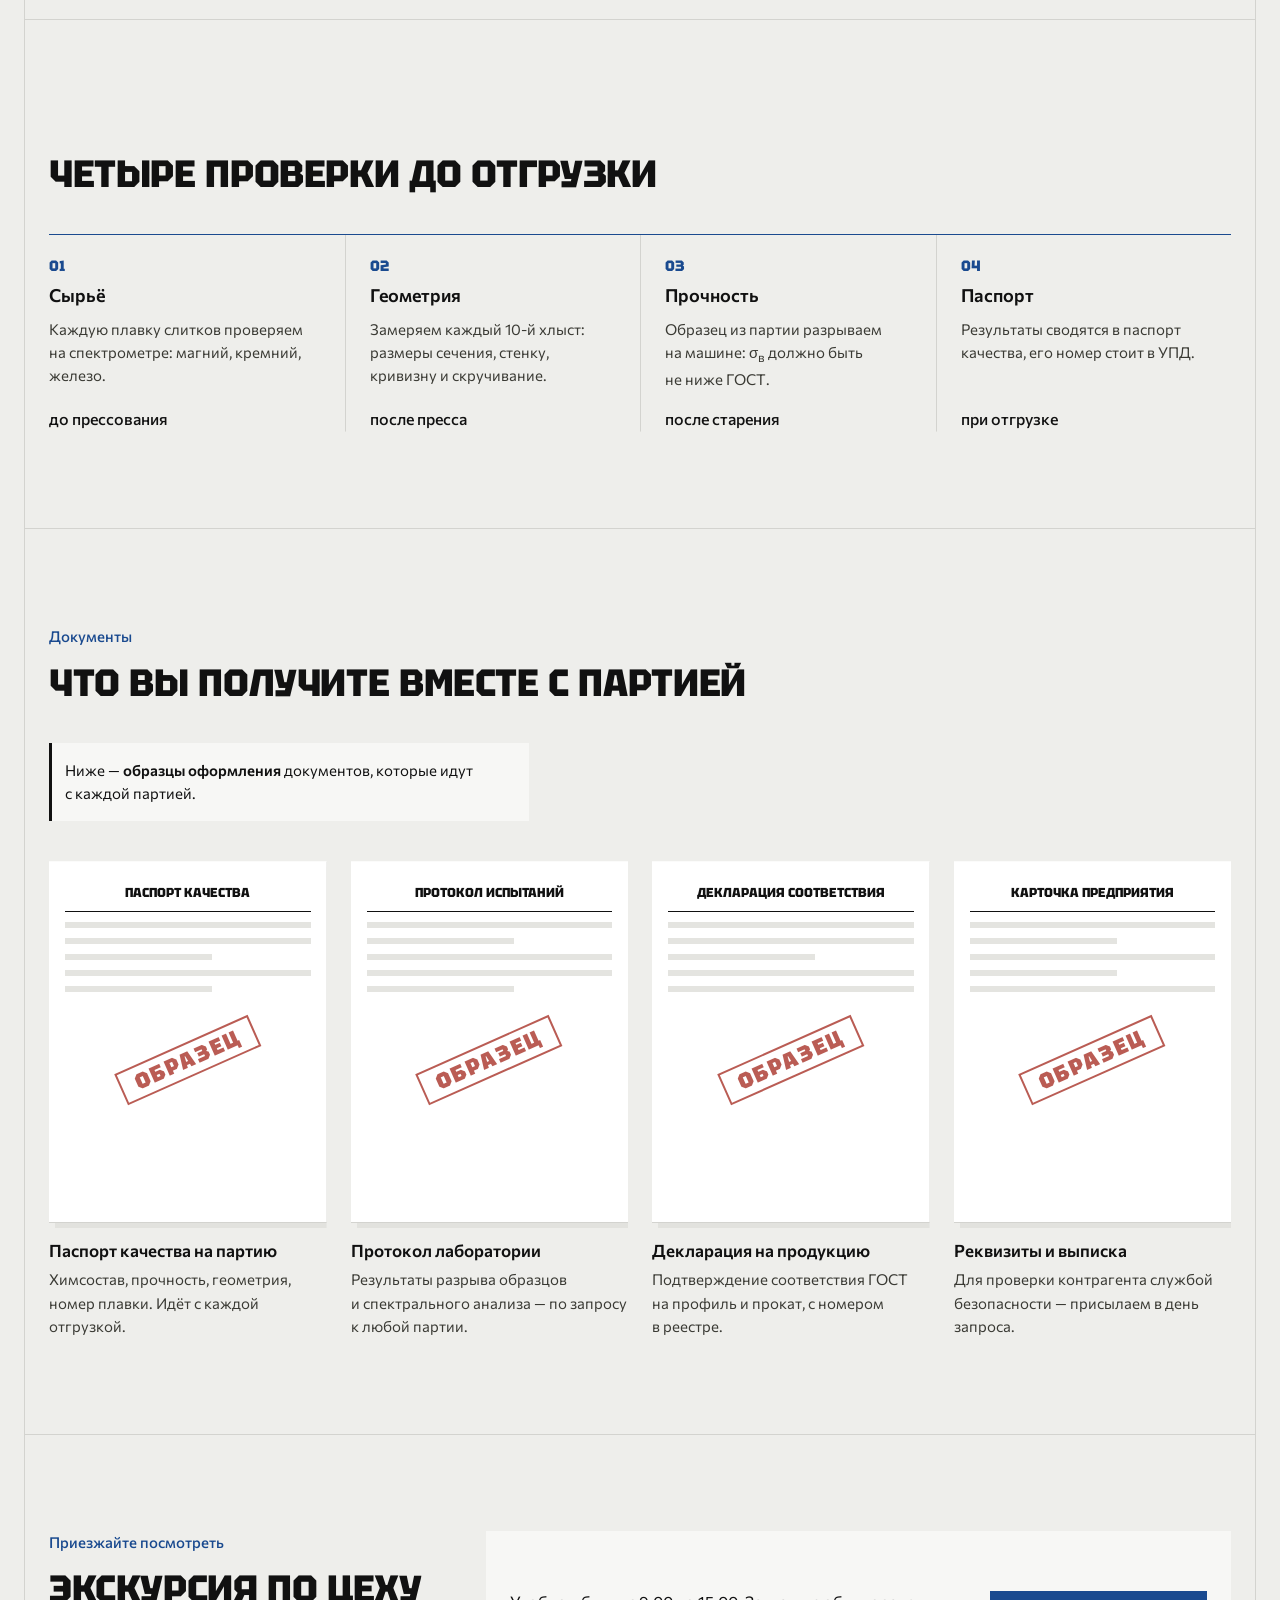
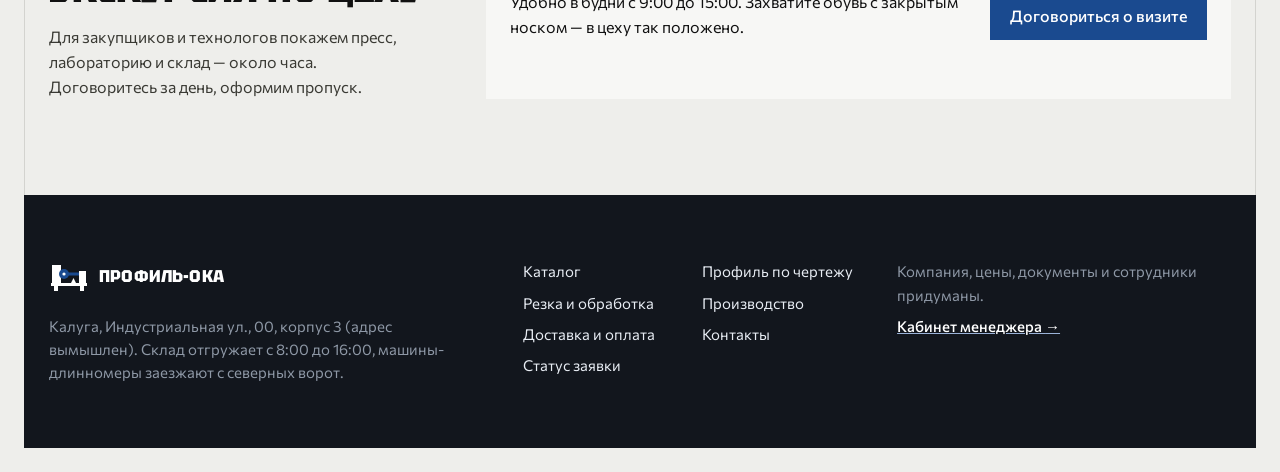
<file: proizvodstvo.html>
<!doctype html>
<html lang="ru">
<head>
<meta charset="utf-8">
<meta name="viewport" content="width=device-width, initial-scale=1">
<title>Производство и контроль качества · Профиль-Ока</title>
<meta name="description" content="Прессовая линия 1 600 т, печь старения, пилы с ЧПУ и лаборатория: как устроено производство и какие документы идут с каждой партией.">
<meta name="theme-color" content="#111111">
<link rel="icon" href="img/favicon.svg" type="image/svg+xml">
<link rel="preload" href="fonts/commissioner-cyrillic.woff2" as="font" type="font/woff2" crossorigin>
<link rel="stylesheet" href="css/fonts.css?v=40">
<link rel="stylesheet" href="css/site.css?v=40">
</head>
<body>

<!-- header:start -->
<div class="shead">
<div class="demo-strip">
  <span>Сайт-образец: завод, цены и люди придуманы.</span>
  <a href="kabinet.html">Посмотреть, куда попадает заявка <span aria-hidden="true">→</span></a>
  <a href="status.html" class="hide-m">Статус заявки глазами покупателя</a>
</div>

<header class="top">
  <a class="logo" href="index.html" aria-label="Профиль-Ока, на главную"><svg class="logo__i" viewBox="0 0 40 32" aria-hidden="true"><rect x="2" y="23" width="36" height="3" fill="currentColor"/><path d="M5 26h4v5H5zM31 26h4v5h-4z" fill="currentColor"/><path d="M3 5h9v18H3z" fill="currentColor"/><circle cx="15" cy="14" r="5" fill="var(--acc, #1A4A8F)"/><circle cx="15" cy="14" r="1.6" fill="#fff"/><rect x="19" y="12.5" width="11" height="3" fill="var(--acc, #1A4A8F)"/><path d="M22 23l2.5-5 2.5 5z" fill="currentColor"/><path d="M30 11h7v12h-7z" fill="currentColor"/></svg><span>ПРОФИЛЬ-ОКА</span></a>
  <nav class="nav" id="menu" aria-label="Разделы сайта">
    <a href="katalog.html">Каталог</a>
    <a href="profil-po-chertezhu.html">Профиль по чертежу</a>
    <a href="rezka.html">Резка</a>
    <a href="proizvodstvo.html" aria-current="page">Производство</a>
    <a href="dostavka.html">Доставка</a>
    <a href="kontakty.html">Контакты</a>
    <div class="nav__m">
      <a href="tel:+70000000000" data-demo="Звонок в отдел продаж">+7 (000) 000-00-00</a>
      <a href="kabinet.html">Кабинет менеджера</a>
    </div>
  </nav>
  <a class="top__ph" href="tel:+70000000000" data-demo="Звонок в отдел продаж">+7 (000) 000-00-00<small>Калуга, пн–пт 8:00–16:00</small></a>
  <a class="top__ph top__ph--2" href="tel:+70000000000" data-demo="Звонок в московский офис">+7 (000) 000-00-01<small>Москва, офис и склад</small></a>
  <a class="top__req" href="zayavka.html">Заявка на КП <b data-req-count>0</b></a>
  <button class="burger" type="button" aria-label="Меню" aria-expanded="false" aria-controls="menu"><span></span></button>
</header>
</div>
<!-- header:end -->

<main class="page">
  <div class="pagehead">
    <nav class="crumbs" aria-label="Вы здесь"><a href="index.html">Главная</a><span aria-hidden="true">→</span><span>Производство</span></nav>
    <h1 class="h1">Производство</h1>
    <p class="pagehead__t">Один корпус в&nbsp;Калуге: слиток заходит с&nbsp;одной стороны, готовый профиль в&nbsp;пачках уезжает с&nbsp;другой. Ниже — что стоит в&nbsp;цехе и&nbsp;как мы проверяем каждую партию.</p>
  </div>

  <section class="gal" aria-label="Фото производства">
    <figure class="gal__a"><img src="img/ceh-800.webp" srcset="img/ceh-800.webp 800w, img/ceh-1600.webp 1600w" sizes="(max-width: 760px) 100vw, 60vw" alt="Участок механообработки со станками с ЧПУ" loading="lazy" width="800" height="533"><figcaption>Участок обработки</figcaption></figure>
    <figure><img src="img/pogruzka-800.webp" srcset="img/pogruzka-800.webp 800w, img/pogruzka-1600.webp 1600w" sizes="(max-width: 760px) 100vw, 40vw" alt="Погрузчик на складе готовой продукции" loading="lazy" width="800" height="533"><figcaption>Погрузка</figcaption></figure>
    <figure><img src="img/sklad-800.webp" srcset="img/sklad-800.webp 800w, img/sklad-1600.webp 1600w" sizes="(max-width: 760px) 100vw, 40vw" alt="Прокат разных профилей на стеллаже" loading="lazy" width="800" height="533"><figcaption>Склад готовой продукции</figcaption></figure>
    <p class="gal__n">Фото для примера.</p>
  </section>

  <section class="sec-pad" aria-labelledby="eqT">
    <p class="kick">Оборудование</p>
    <h2 class="h2" id="eqT">Что стоит в&nbsp;цехе</h2>
    <table class="price-l price-l--eq">
      <thead><tr><th>Участок</th><th>Оборудование</th><th class="r">Что даёт вам</th></tr></thead>
      <tbody>
        <tr><td><b>Прессование</b></td><td>Гидравлический пресс 1&nbsp;600&nbsp;т, печь нагрева слитков</td><td class="r">профиль до&nbsp;Ø&nbsp;180&nbsp;мм, до&nbsp;12&nbsp;т в&nbsp;смену</td></tr>
        <tr><td><b>Термообработка</b></td><td>Печь искусственного старения длиной 7&nbsp;м</td><td class="r">состояния Т1 и&nbsp;Т6 по&nbsp;ГОСТ</td></tr>
        <tr><td><b>Резка</b></td><td>Две ленточные пилы, торцовочный станок с&nbsp;ЧПУ</td><td class="r">±0,5&nbsp;мм, резка под углом</td></tr>
        <tr><td><b>Обработка</b></td><td>Обрабатывающий центр с&nbsp;ЧПУ, сверлильные станки</td><td class="r">отверстия, пазы, резьба</td></tr>
        <tr><td><b>Лаборатория</b></td><td>Спектрометр, разрывная машина, твердомер</td><td class="r">химсостав и&nbsp;прочность на&nbsp;каждую плавку</td></tr>
        <tr><td><b>Склад</b></td><td>Консольные стеллажи на&nbsp;2&nbsp;000 позиций, кран-балка 5&nbsp;т</td><td class="r">отгрузка на&nbsp;следующий день</td></tr>
      </tbody>
    </table>
  </section>

  <section class="sec-pad" aria-labelledby="qcT">
    <p class="kick">Контроль качества</p>
    <h2 class="h2" id="qcT">Четыре проверки до&nbsp;отгрузки</h2>
    <ol class="steps__l steps__l--4">
      <li><b>Сырьё</b><span>Каждую плавку слитков проверяем на&nbsp;спектрометре: магний, кремний, железо.</span><em>до прессования</em></li>
      <li><b>Геометрия</b><span>Замеряем каждый 10-й хлыст: размеры сечения, стенку, кривизну и&nbsp;скручивание.</span><em>после пресса</em></li>
      <li><b>Прочность</b><span>Образец из&nbsp;партии разрываем на&nbsp;машине: σ<sub>в</sub> должно быть не&nbsp;ниже ГОСТ.</span><em>после старения</em></li>
      <li><b>Паспорт</b><span>Результаты сводятся в&nbsp;паспорт качества, его номер стоит в&nbsp;УПД.</span><em>при отгрузке</em></li>
    </ol>
  </section>

  <section class="sec-pad docs-s" aria-labelledby="docT">
    <div class="docs-s__h">
      <div><p class="kick">Документы</p><h2 class="h2" id="docT">Что вы получите вместе с&nbsp;партией</h2></div>
      <p class="docs-s__w">Ниже — <b>образцы оформления</b> документов, которые идут с&nbsp;каждой партией.</p>
    </div>
    <div class="docs">
      <article class="doc"><div class="doc__p"><span class="doc__w">Образец</span><b>Паспорт качества</b><i></i><i></i><i class="s"></i><i></i><i class="s"></i></div><h3>Паспорт качества на&nbsp;партию</h3><p>Химсостав, прочность, геометрия, номер плавки. Идёт с&nbsp;каждой отгрузкой.</p></article>
      <article class="doc"><div class="doc__p"><span class="doc__w">Образец</span><b>Протокол испытаний</b><i></i><i class="s"></i><i></i><i></i><i class="s"></i></div><h3>Протокол лаборатории</h3><p>Результаты разрыва образцов и&nbsp;спектрального анализа — по&nbsp;запросу к&nbsp;любой партии.</p></article>
      <article class="doc"><div class="doc__p"><span class="doc__w">Образец</span><b>Декларация соответствия</b><i></i><i></i><i class="s"></i><i></i><i></i></div><h3>Декларация на&nbsp;продукцию</h3><p>Подтверждение соответствия ГОСТ на&nbsp;профиль и&nbsp;прокат, с&nbsp;номером в&nbsp;реестре.</p></article>
      <article class="doc"><div class="doc__p"><span class="doc__w">Образец</span><b>Карточка предприятия</b><i></i><i class="s"></i><i></i><i class="s"></i><i></i></div><h3>Реквизиты и&nbsp;выписка</h3><p>Для проверки контрагента службой безопасности — присылаем в&nbsp;день запроса.</p></article>
    </div>
  </section>

  <section class="sales sec-pad">
    <div class="sales__h"><p class="kick">Приезжайте посмотреть</p><h2 class="h2">Экскурсия по&nbsp;цеху</h2><p class="sales__p">Для закупщиков и&nbsp;технологов покажем пресс, лабораторию и&nbsp;склад — около часа. Договоритесь за&nbsp;день, оформим пропуск.</p></div>
    <div class="sales__cta"><p>Удобно в&nbsp;будни с&nbsp;9:00 до&nbsp;15:00. Захватите обувь с&nbsp;закрытым носком — в&nbsp;цеху так положено.</p><a class="btn" href="tel:+70000000000" data-demo="Запись на экскурсию по цеху">Договориться о визите</a></div>
  </section>
</main>

<!-- footer:start -->
<footer class="foot">
  <div class="foot__a">
    <a class="logo" href="index.html"><svg class="logo__i" viewBox="0 0 40 32" aria-hidden="true"><rect x="2" y="23" width="36" height="3" fill="currentColor"/><path d="M5 26h4v5H5zM31 26h4v5h-4z" fill="currentColor"/><path d="M3 5h9v18H3z" fill="currentColor"/><circle cx="15" cy="14" r="5" fill="var(--acc, #1A4A8F)"/><circle cx="15" cy="14" r="1.6" fill="#fff"/><rect x="19" y="12.5" width="11" height="3" fill="var(--acc, #1A4A8F)"/><path d="M22 23l2.5-5 2.5 5z" fill="currentColor"/><path d="M30 11h7v12h-7z" fill="currentColor"/></svg><span>ПРОФИЛЬ-ОКА</span></a>
    <p>Калуга, Индустриальная ул., 00, корпус 3 (адрес вымышлен). Склад отгружает с&nbsp;8:00 до&nbsp;16:00, машины-длинномеры заезжают с&nbsp;северных ворот.</p>
  </div>
  <nav class="foot__n" aria-label="Разделы в подвале">
    <a href="katalog.html">Каталог</a><a href="profil-po-chertezhu.html">Профиль по чертежу</a><a href="rezka.html">Резка и обработка</a>
    <a href="proizvodstvo.html">Производство</a><a href="dostavka.html">Доставка и оплата</a><a href="kontakty.html">Контакты</a>
    <a href="status.html">Статус заявки</a>
  </nav>
  <div class="foot__d">
    <p>Компания, цены, документы и сотрудники придуманы.</p>
    <a href="kabinet.html">Кабинет менеджера <span aria-hidden="true">→</span></a>
  </div>
</footer>
<!-- footer:end -->

<script src="js/data.js?v=40"></script>
<script src="js/site.js?v=40"></script>
</body>
</html>
</file>
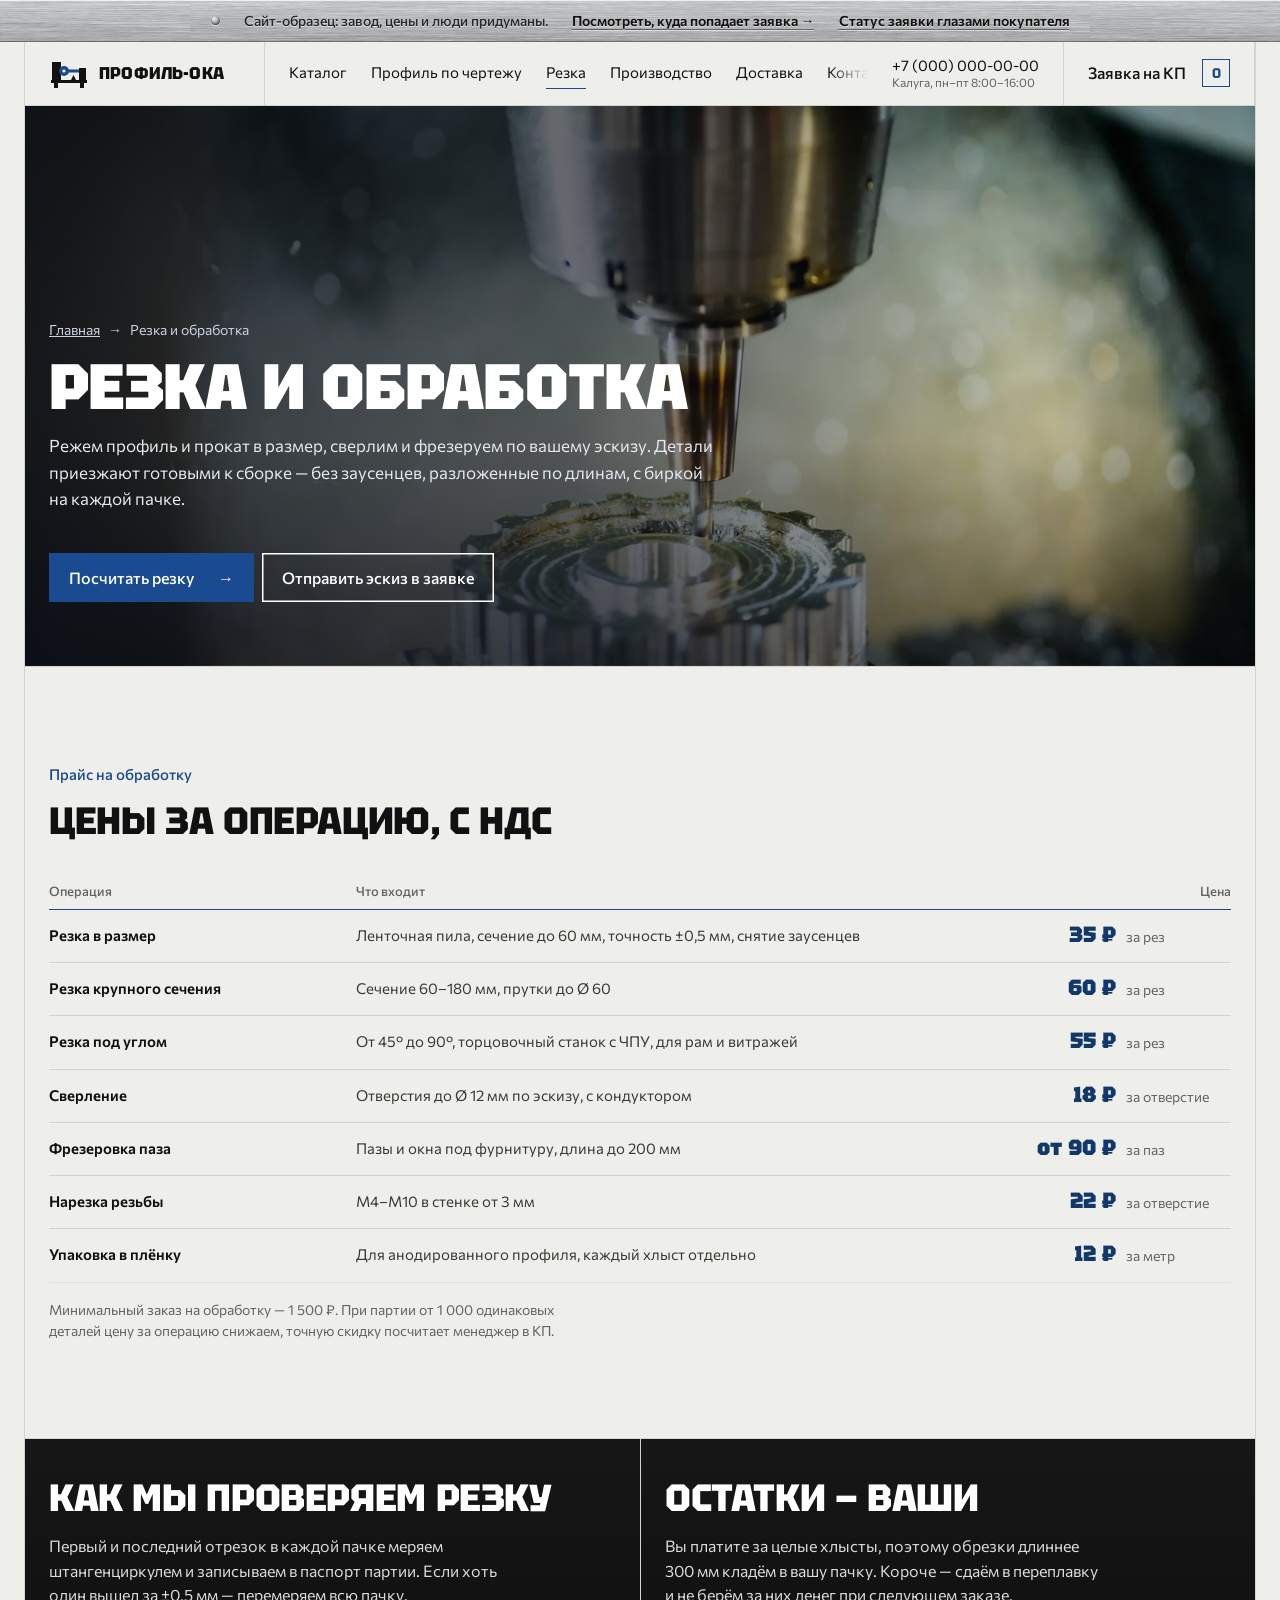
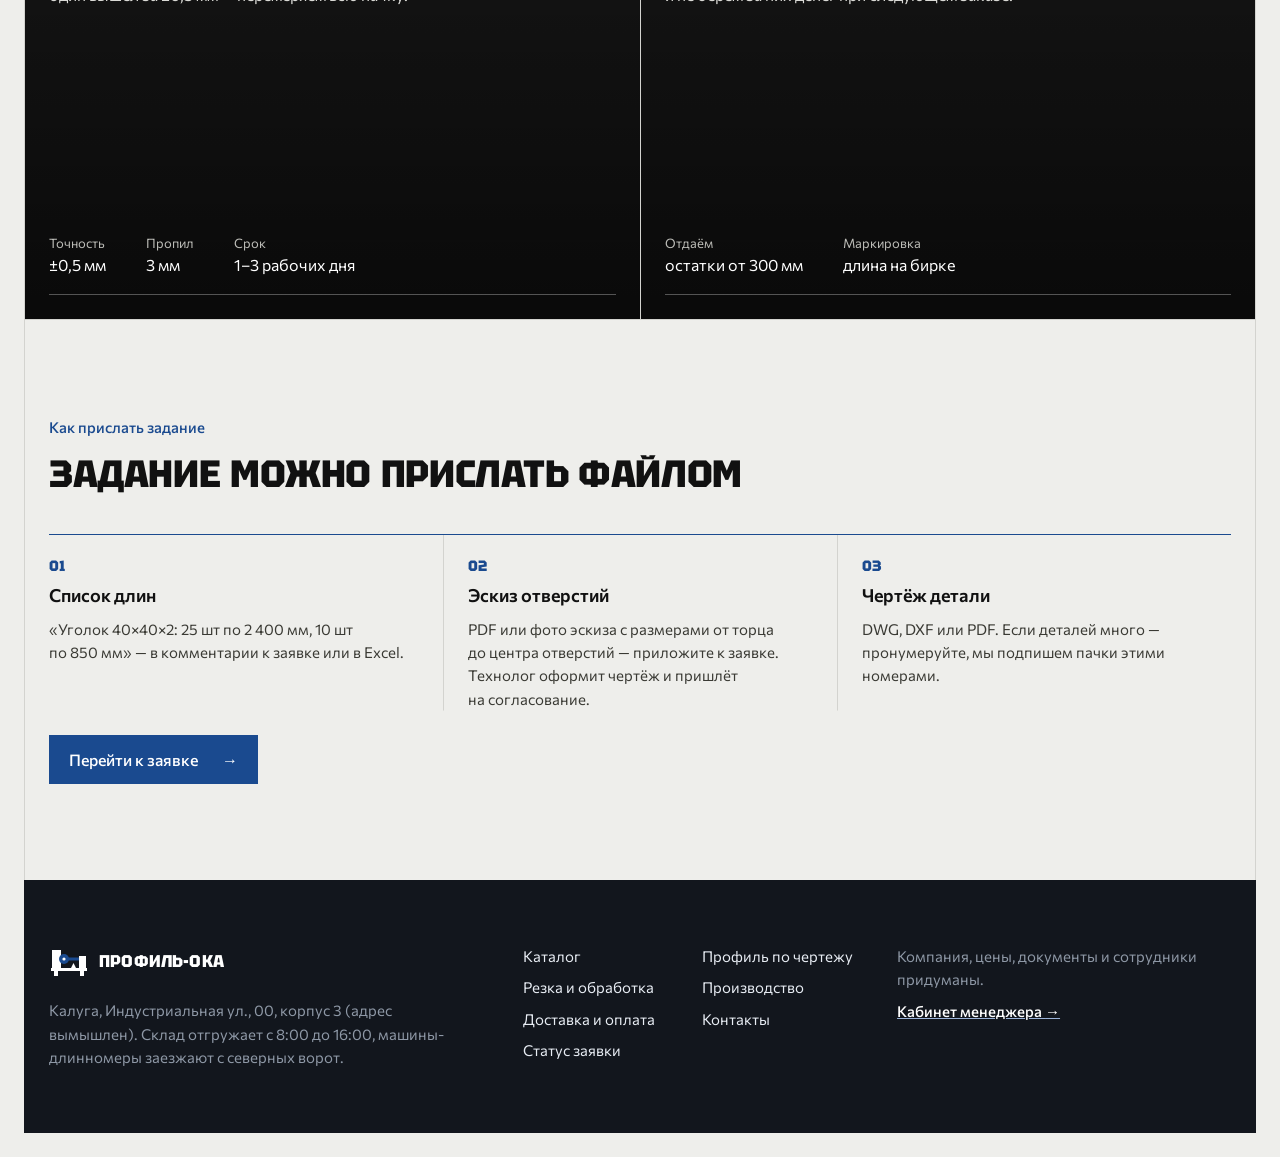
<file: rezka.html>
<!doctype html>
<html lang="ru">
<head>
<meta charset="utf-8">
<meta name="viewport" content="width=device-width, initial-scale=1">
<title>Резка и обработка профиля — цены · Профиль-Ока</title>
<meta name="description" content="Резка алюминиевого профиля и проката в размер с точностью ±0,5 мм, под углом, сверловка и фрезеровка пазов. Цены за рез и за отверстие.">
<meta name="theme-color" content="#111111">
<link rel="icon" href="img/favicon.svg" type="image/svg+xml">
<link rel="preload" href="fonts/commissioner-cyrillic.woff2" as="font" type="font/woff2" crossorigin>
<link rel="stylesheet" href="css/fonts.css?v=40">
<link rel="stylesheet" href="css/site.css?v=40">
</head>
<body>

<!-- header:start -->
<div class="shead">
<div class="demo-strip">
  <span>Сайт-образец: завод, цены и люди придуманы.</span>
  <a href="kabinet.html">Посмотреть, куда попадает заявка <span aria-hidden="true">→</span></a>
  <a href="status.html" class="hide-m">Статус заявки глазами покупателя</a>
</div>

<header class="top">
  <a class="logo" href="index.html" aria-label="Профиль-Ока, на главную"><svg class="logo__i" viewBox="0 0 40 32" aria-hidden="true"><rect x="2" y="23" width="36" height="3" fill="currentColor"/><path d="M5 26h4v5H5zM31 26h4v5h-4z" fill="currentColor"/><path d="M3 5h9v18H3z" fill="currentColor"/><circle cx="15" cy="14" r="5" fill="var(--acc, #1A4A8F)"/><circle cx="15" cy="14" r="1.6" fill="#fff"/><rect x="19" y="12.5" width="11" height="3" fill="var(--acc, #1A4A8F)"/><path d="M22 23l2.5-5 2.5 5z" fill="currentColor"/><path d="M30 11h7v12h-7z" fill="currentColor"/></svg><span>ПРОФИЛЬ-ОКА</span></a>
  <nav class="nav" id="menu" aria-label="Разделы сайта">
    <a href="katalog.html">Каталог</a>
    <a href="profil-po-chertezhu.html">Профиль по чертежу</a>
    <a href="rezka.html" aria-current="page">Резка</a>
    <a href="proizvodstvo.html">Производство</a>
    <a href="dostavka.html">Доставка</a>
    <a href="kontakty.html">Контакты</a>
    <div class="nav__m">
      <a href="tel:+70000000000" data-demo="Звонок в отдел продаж">+7 (000) 000-00-00</a>
      <a href="kabinet.html">Кабинет менеджера</a>
    </div>
  </nav>
  <a class="top__ph" href="tel:+70000000000" data-demo="Звонок в отдел продаж">+7 (000) 000-00-00<small>Калуга, пн–пт 8:00–16:00</small></a>
  <a class="top__ph top__ph--2" href="tel:+70000000000" data-demo="Звонок в московский офис">+7 (000) 000-00-01<small>Москва, офис и склад</small></a>
  <a class="top__req" href="zayavka.html">Заявка на КП <b data-req-count>0</b></a>
  <button class="burger" type="button" aria-label="Меню" aria-expanded="false" aria-controls="menu"><span></span></button>
</header>
</div>
<!-- header:end -->

<main class="page">
  <section class="phero">
    <img class="phero__bg" src="img/obrabotka-800.webp" srcset="img/obrabotka-800.webp 800w, img/obrabotka-1600.webp 1600w" sizes="100vw" alt="Фреза обрабатывает металлическую заготовку" width="1600" height="1067" fetchpriority="high">
    <div class="phero__in">

      <nav class="crumbs" aria-label="Вы здесь"><a href="index.html">Главная</a><span aria-hidden="true">→</span><span>Резка и обработка</span></nav>
      <h1 class="h1">Резка и&nbsp;обработка</h1>
      <p class="pagehead__t">Режем профиль и&nbsp;прокат в&nbsp;размер, сверлим и&nbsp;фрезеруем по&nbsp;вашему эскизу. Детали приезжают готовыми к&nbsp;сборке — без заусенцев, разложенные по&nbsp;длинам, с&nbsp;биркой на&nbsp;каждой пачке.</p>
      <div class="btns"><a class="btn" href="index.html#calc">Посчитать резку <span aria-hidden="true">→</span></a><a class="btn btn--o" href="zayavka.html">Отправить эскиз в заявке</a></div>
    </div>
  </section>

  <section class="sec-pad" aria-labelledby="prT">
    <p class="kick">Прайс на обработку</p>
    <h2 class="h2" id="prT">Цены за&nbsp;операцию, с&nbsp;НДС</h2>
    <table class="price-l">
      <thead><tr><th>Операция</th><th>Что входит</th><th class="r">Цена</th></tr></thead>
      <tbody>
        <tr><td><b>Резка в размер</b></td><td>Ленточная пила, сечение до&nbsp;60&nbsp;мм, точность ±0,5&nbsp;мм, снятие заусенцев</td><td class="r pr"><b>35&nbsp;₽</b><span class="pr__u">за рез</span></td></tr>
        <tr><td><b>Резка крупного сечения</b></td><td>Сечение 60–180&nbsp;мм, прутки до&nbsp;Ø&nbsp;60</td><td class="r pr"><b>60&nbsp;₽</b><span class="pr__u">за рез</span></td></tr>
        <tr><td><b>Резка под углом</b></td><td>От&nbsp;45° до&nbsp;90°, торцовочный станок с&nbsp;ЧПУ, для рам и&nbsp;витражей</td><td class="r pr"><b>55&nbsp;₽</b><span class="pr__u">за рез</span></td></tr>
        <tr><td><b>Сверление</b></td><td>Отверстия до&nbsp;Ø&nbsp;12&nbsp;мм по&nbsp;эскизу, с&nbsp;кондуктором</td><td class="r pr"><b>18&nbsp;₽</b><span class="pr__u">за отверстие</span></td></tr>
        <tr><td><b>Фрезеровка паза</b></td><td>Пазы и&nbsp;окна под фурнитуру, длина до&nbsp;200&nbsp;мм</td><td class="r pr"><b>от&nbsp;90&nbsp;₽</b><span class="pr__u">за паз</span></td></tr>
        <tr><td><b>Нарезка резьбы</b></td><td>М4–М10 в&nbsp;стенке от&nbsp;3&nbsp;мм</td><td class="r pr"><b>22&nbsp;₽</b><span class="pr__u">за отверстие</span></td></tr>
        <tr><td><b>Упаковка в плёнку</b></td><td>Для анодированного профиля, каждый хлыст отдельно</td><td class="r pr"><b>12&nbsp;₽</b><span class="pr__u">за метр</span></td></tr>
      </tbody>
    </table>
    <p class="note-s">Минимальный заказ на&nbsp;обработку — 1&nbsp;500&nbsp;₽. При&nbsp;партии от&nbsp;1&nbsp;000 одинаковых деталей цену за&nbsp;операцию снижаем, точную скидку посчитает менеджер в&nbsp;КП.</p>
  </section>

  <section class="duo">
    <div class="duo__i duo__i--s">
      <img src="img/tokarnyj-800.webp" srcset="img/tokarnyj-800.webp 800w, img/tokarnyj-1600.webp 1600w" sizes="(max-width: 760px) 100vw, 50vw" alt="Пруток в патроне токарного станка" loading="lazy" width="800" height="533">
      <div class="duo__b">
        <h2 class="h2">Как мы проверяем резку</h2>
        <p>Первый и&nbsp;последний отрезок в&nbsp;каждой пачке меряем штангенциркулем и&nbsp;записываем в&nbsp;паспорт партии. Если хоть один вышел за&nbsp;±0,5&nbsp;мм — перемеряем всю пачку.</p>
        <dl class="duo__s"><div><dt>Точность</dt><dd>±0,5 мм</dd></div><div><dt>Пропил</dt><dd>3 мм</dd></div><div><dt>Срок</dt><dd>1–3 рабочих дня</dd></div></dl>
      </div>
    </div>
    <div class="duo__i duo__i--s">
      <img src="img/prutki-800.webp" srcset="img/prutki-800.webp 800w, img/prutki-1600.webp 1600w" sizes="(max-width: 760px) 100vw, 50vw" alt="Металлические прутки разного диаметра" loading="lazy" width="800" height="533">
      <div class="duo__b">
        <h2 class="h2">Остатки — ваши</h2>
        <p>Вы платите за&nbsp;целые хлысты, поэтому обрезки длиннее 300&nbsp;мм кладём в&nbsp;вашу пачку. Короче — сдаём в&nbsp;переплавку и&nbsp;не&nbsp;берём за&nbsp;них денег при следующем заказе.</p>
        <dl class="duo__s"><div><dt>Отдаём</dt><dd>остатки от 300 мм</dd></div><div><dt>Маркировка</dt><dd>длина на бирке</dd></div></dl>
      </div>
    </div>
  </section>

  <section class="sec-pad" aria-labelledby="skT">
    <p class="kick">Как прислать задание</p>
    <h2 class="h2" id="skT">Задание можно прислать файлом</h2>
    <ol class="steps__l steps__l--3">
      <li><b>Список длин</b><span>«Уголок 40×40×2: 25&nbsp;шт по&nbsp;2&nbsp;400&nbsp;мм, 10&nbsp;шт по&nbsp;850&nbsp;мм» — в&nbsp;комментарии к&nbsp;заявке или в&nbsp;Excel.</span></li>
      <li><b>Эскиз отверстий</b><span>PDF или фото эскиза с&nbsp;размерами от&nbsp;торца до&nbsp;центра отверстий — приложите к&nbsp;заявке. Технолог оформит чертёж и&nbsp;пришлёт на&nbsp;согласование.</span></li>
      <li><b>Чертёж детали</b><span>DWG, DXF или PDF. Если деталей много — пронумеруйте, мы&nbsp;подпишем пачки этими номерами.</span></li>
    </ol>
    <div class="btns"><a class="btn" href="zayavka.html">Перейти к заявке <span aria-hidden="true">→</span></a></div>
  </section>
</main>

<!-- footer:start -->
<footer class="foot">
  <div class="foot__a">
    <a class="logo" href="index.html"><svg class="logo__i" viewBox="0 0 40 32" aria-hidden="true"><rect x="2" y="23" width="36" height="3" fill="currentColor"/><path d="M5 26h4v5H5zM31 26h4v5h-4z" fill="currentColor"/><path d="M3 5h9v18H3z" fill="currentColor"/><circle cx="15" cy="14" r="5" fill="var(--acc, #1A4A8F)"/><circle cx="15" cy="14" r="1.6" fill="#fff"/><rect x="19" y="12.5" width="11" height="3" fill="var(--acc, #1A4A8F)"/><path d="M22 23l2.5-5 2.5 5z" fill="currentColor"/><path d="M30 11h7v12h-7z" fill="currentColor"/></svg><span>ПРОФИЛЬ-ОКА</span></a>
    <p>Калуга, Индустриальная ул., 00, корпус 3 (адрес вымышлен). Склад отгружает с&nbsp;8:00 до&nbsp;16:00, машины-длинномеры заезжают с&nbsp;северных ворот.</p>
  </div>
  <nav class="foot__n" aria-label="Разделы в подвале">
    <a href="katalog.html">Каталог</a><a href="profil-po-chertezhu.html">Профиль по чертежу</a><a href="rezka.html">Резка и обработка</a>
    <a href="proizvodstvo.html">Производство</a><a href="dostavka.html">Доставка и оплата</a><a href="kontakty.html">Контакты</a>
    <a href="status.html">Статус заявки</a>
  </nav>
  <div class="foot__d">
    <p>Компания, цены, документы и сотрудники придуманы.</p>
    <a href="kabinet.html">Кабинет менеджера <span aria-hidden="true">→</span></a>
  </div>
</footer>
<!-- footer:end -->

<script src="js/data.js?v=40"></script>
<script src="js/site.js?v=40"></script>
</body>
</html>
</file>
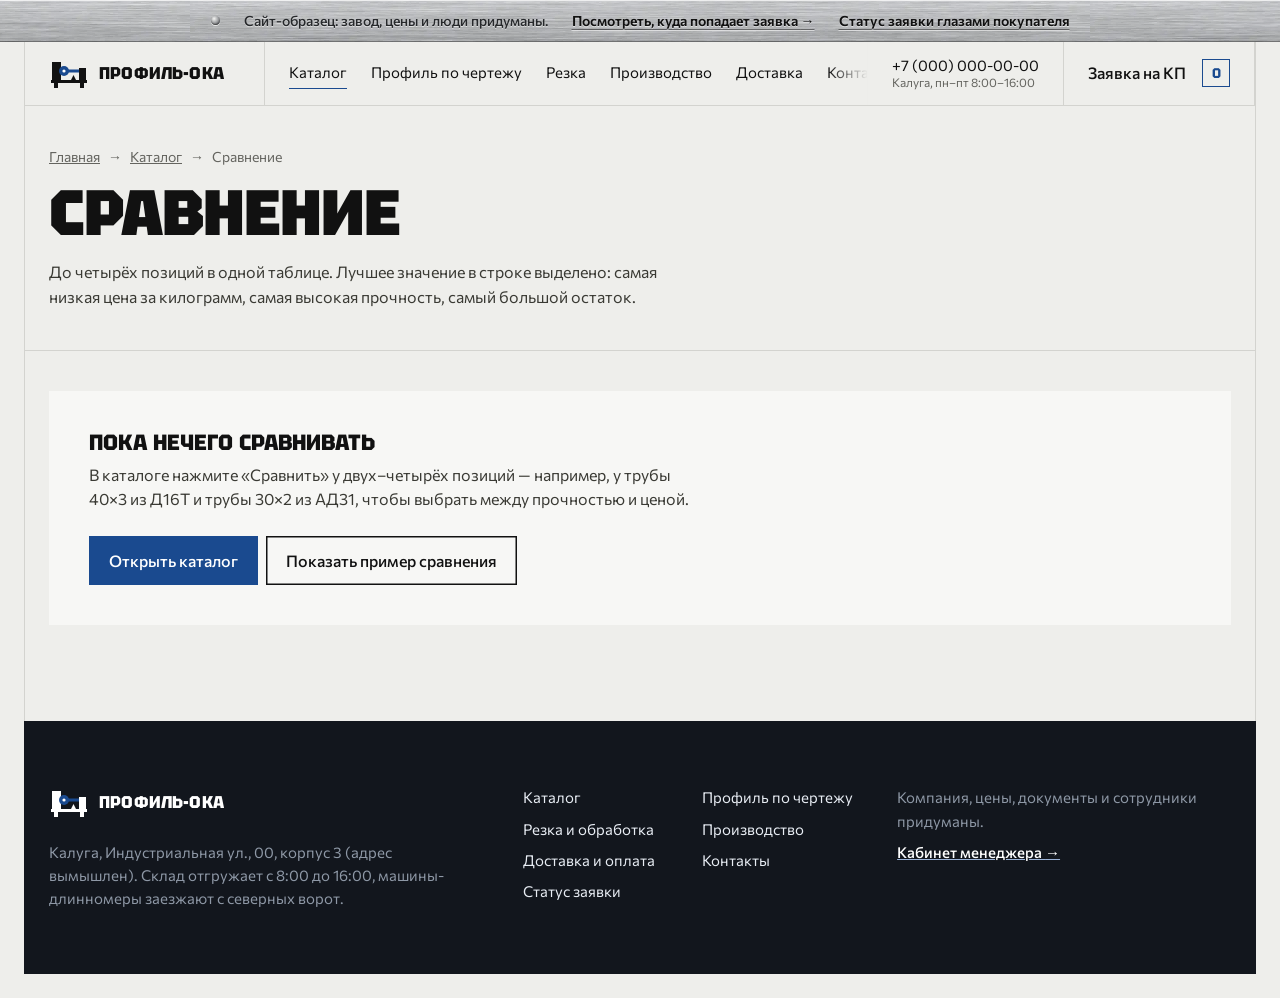
<file: sravnenie.html>
<!doctype html>
<html lang="ru">
<head>
<meta charset="utf-8">
<meta name="viewport" content="width=device-width, initial-scale=1">
<title>Сравнение позиций — Профиль-Ока</title>
<meta name="description" content="Сравнение до четырёх позиций каталога в одной таблице: размеры, масса, прочность, цена за метр и за килограмм.">
<meta name="theme-color" content="#111111">
<link rel="icon" href="img/favicon.svg" type="image/svg+xml">
<link rel="preload" href="fonts/commissioner-cyrillic.woff2" as="font" type="font/woff2" crossorigin>
<link rel="stylesheet" href="css/fonts.css?v=40">
<link rel="stylesheet" href="css/site.css?v=40">
</head>
<body>

<!-- header:start -->
<div class="shead">
<div class="demo-strip">
  <span>Сайт-образец: завод, цены и люди придуманы.</span>
  <a href="kabinet.html">Посмотреть, куда попадает заявка <span aria-hidden="true">→</span></a>
  <a href="status.html" class="hide-m">Статус заявки глазами покупателя</a>
</div>

<header class="top">
  <a class="logo" href="index.html" aria-label="Профиль-Ока, на главную"><svg class="logo__i" viewBox="0 0 40 32" aria-hidden="true"><rect x="2" y="23" width="36" height="3" fill="currentColor"/><path d="M5 26h4v5H5zM31 26h4v5h-4z" fill="currentColor"/><path d="M3 5h9v18H3z" fill="currentColor"/><circle cx="15" cy="14" r="5" fill="var(--acc, #1A4A8F)"/><circle cx="15" cy="14" r="1.6" fill="#fff"/><rect x="19" y="12.5" width="11" height="3" fill="var(--acc, #1A4A8F)"/><path d="M22 23l2.5-5 2.5 5z" fill="currentColor"/><path d="M30 11h7v12h-7z" fill="currentColor"/></svg><span>ПРОФИЛЬ-ОКА</span></a>
  <nav class="nav" id="menu" aria-label="Разделы сайта">
    <a href="katalog.html" aria-current="page">Каталог</a>
    <a href="profil-po-chertezhu.html">Профиль по чертежу</a>
    <a href="rezka.html">Резка</a>
    <a href="proizvodstvo.html">Производство</a>
    <a href="dostavka.html">Доставка</a>
    <a href="kontakty.html">Контакты</a>
    <div class="nav__m">
      <a href="tel:+70000000000" data-demo="Звонок в отдел продаж">+7 (000) 000-00-00</a>
      <a href="kabinet.html">Кабинет менеджера</a>
    </div>
  </nav>
  <a class="top__ph" href="tel:+70000000000" data-demo="Звонок в отдел продаж">+7 (000) 000-00-00<small>Калуга, пн–пт 8:00–16:00</small></a>
  <a class="top__ph top__ph--2" href="tel:+70000000000" data-demo="Звонок в московский офис">+7 (000) 000-00-01<small>Москва, офис и склад</small></a>
  <a class="top__req" href="zayavka.html">Заявка на КП <b data-req-count>0</b></a>
  <button class="burger" type="button" aria-label="Меню" aria-expanded="false" aria-controls="menu"><span></span></button>
</header>
</div>
<!-- header:end -->

<main class="page">
  <div class="pagehead">
    <nav class="crumbs" aria-label="Вы здесь"><a href="index.html">Главная</a><span aria-hidden="true">→</span><a href="katalog.html">Каталог</a><span aria-hidden="true">→</span><span>Сравнение</span></nav>
    <h1 class="h1">Сравнение</h1>
    <p class="pagehead__t">До&nbsp;четырёх позиций в&nbsp;одной таблице. Лучшее значение в&nbsp;строке выделено: самая низкая цена за&nbsp;килограмм, самая высокая прочность, самый большой остаток.</p>
  </div>
  <section class="cmpw" aria-label="Таблица сравнения">
    <div class="cmpw__bar" id="cmpBar">
      <label class="tgl tgl--i"><input type="checkbox" id="onlyDiff"><span>Только различия</span></label>
      <div class="btns"><button class="btn btn--o" type="button" id="clearAll">Очистить</button><button class="btn" type="button" id="addAll">Все позиции в заявку</button></div>
    </div>
    <div class="cmpw__scroll"><table class="ctab" id="ctab"></table></div>
    <div class="empty" id="cEmpty" hidden>
      <h2 class="h3">Пока нечего сравнивать</h2>
      <p>В&nbsp;каталоге нажмите «Сравнить» у&nbsp;двух–четырёх позиций — например, у&nbsp;трубы 40×3 из&nbsp;Д16Т и&nbsp;трубы 30×2 из&nbsp;АД31, чтобы выбрать между прочностью и&nbsp;ценой.</p>
      <div class="btns"><a class="btn" href="katalog.html">Открыть каталог</a><button class="btn btn--o" type="button" id="demoSet">Показать пример сравнения</button></div>
    </div>
  </section>
</main>

<!-- footer:start -->
<footer class="foot">
  <div class="foot__a">
    <a class="logo" href="index.html"><svg class="logo__i" viewBox="0 0 40 32" aria-hidden="true"><rect x="2" y="23" width="36" height="3" fill="currentColor"/><path d="M5 26h4v5H5zM31 26h4v5h-4z" fill="currentColor"/><path d="M3 5h9v18H3z" fill="currentColor"/><circle cx="15" cy="14" r="5" fill="var(--acc, #1A4A8F)"/><circle cx="15" cy="14" r="1.6" fill="#fff"/><rect x="19" y="12.5" width="11" height="3" fill="var(--acc, #1A4A8F)"/><path d="M22 23l2.5-5 2.5 5z" fill="currentColor"/><path d="M30 11h7v12h-7z" fill="currentColor"/></svg><span>ПРОФИЛЬ-ОКА</span></a>
    <p>Калуга, Индустриальная ул., 00, корпус 3 (адрес вымышлен). Склад отгружает с&nbsp;8:00 до&nbsp;16:00, машины-длинномеры заезжают с&nbsp;северных ворот.</p>
  </div>
  <nav class="foot__n" aria-label="Разделы в подвале">
    <a href="katalog.html">Каталог</a><a href="profil-po-chertezhu.html">Профиль по чертежу</a><a href="rezka.html">Резка и обработка</a>
    <a href="proizvodstvo.html">Производство</a><a href="dostavka.html">Доставка и оплата</a><a href="kontakty.html">Контакты</a>
    <a href="status.html">Статус заявки</a>
  </nav>
  <div class="foot__d">
    <p>Компания, цены, документы и сотрудники придуманы.</p>
    <a href="kabinet.html">Кабинет менеджера <span aria-hidden="true">→</span></a>
  </div>
</footer>
<!-- footer:end -->

<script src="js/data.js?v=40"></script>
<script src="js/site.js?v=40"></script>
<script src="js/compare.js?v=40"></script>
</body>
</html>
</file>
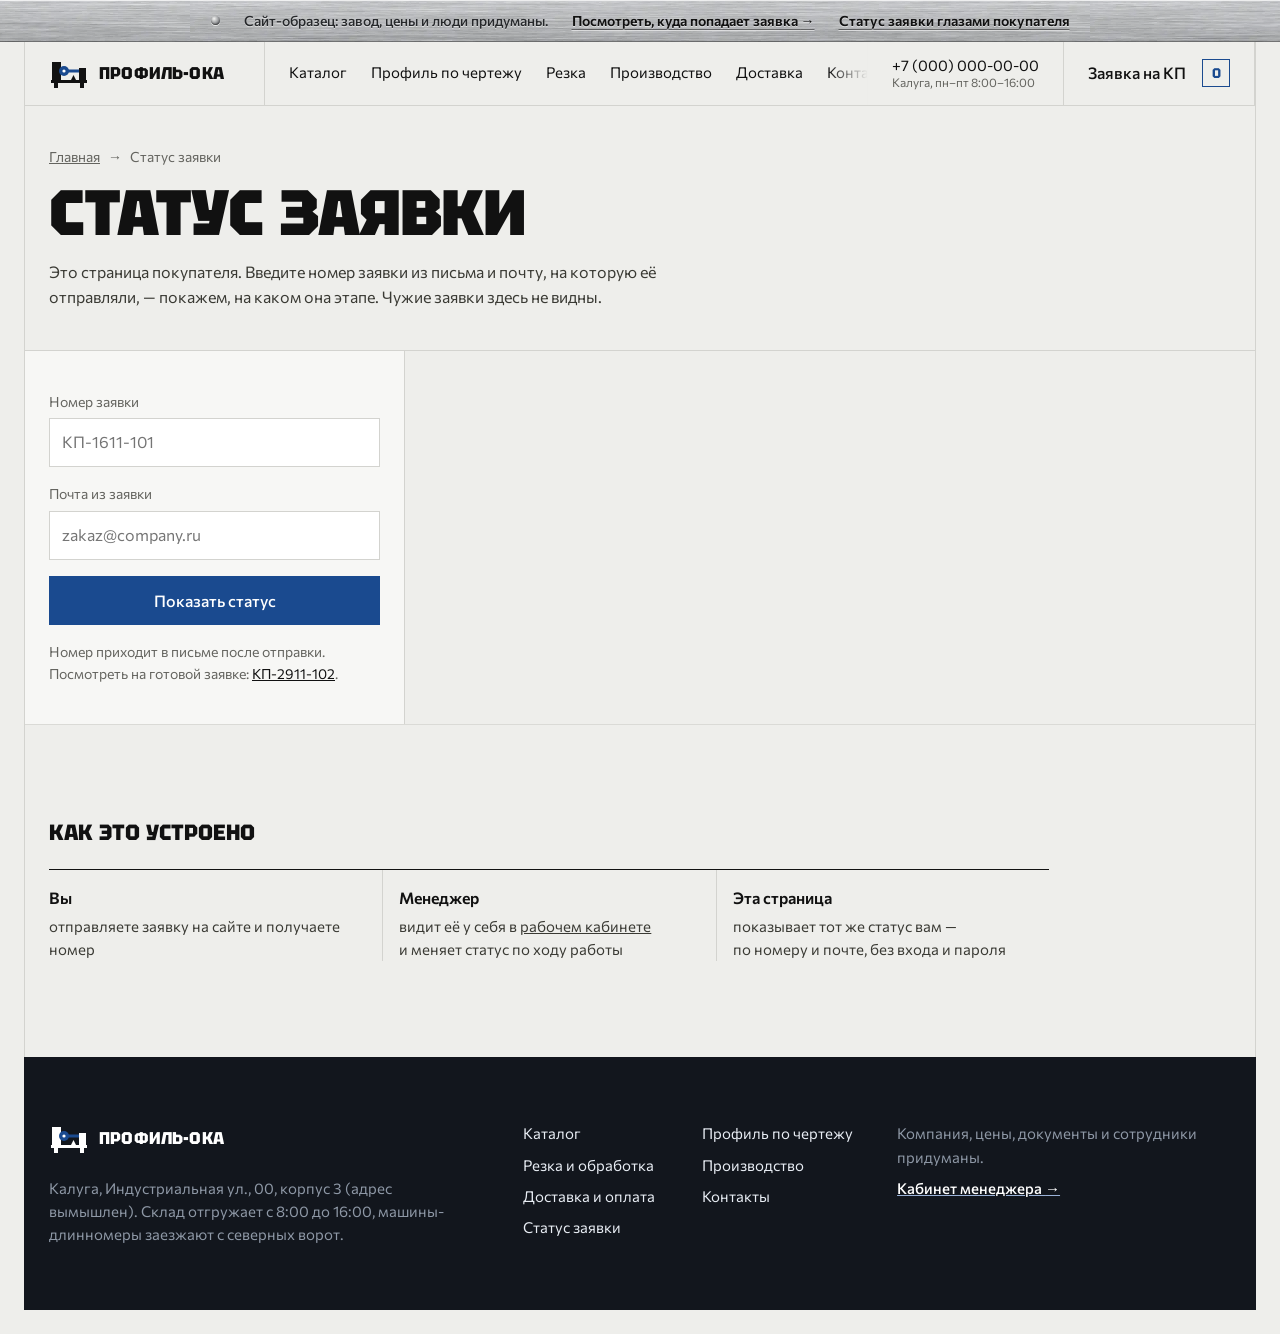
<file: status.html>
<!doctype html>
<html lang="ru">
<head>
<meta charset="utf-8">
<meta name="viewport" content="width=device-width, initial-scale=1">
<title>Статус заявки — Профиль-Ока</title>
<meta name="description" content="Узнайте, на каком этапе ваша заявка на коммерческое предложение: по номеру заявки и почте.">
<meta name="theme-color" content="#111111">
<link rel="icon" href="img/favicon.svg" type="image/svg+xml">
<link rel="preload" href="fonts/commissioner-cyrillic.woff2" as="font" type="font/woff2" crossorigin>
<link rel="stylesheet" href="css/fonts.css?v=40">
<link rel="stylesheet" href="css/site.css?v=40">
</head>
<body>

<!-- header:start -->
<div class="shead">
<div class="demo-strip">
  <span>Сайт-образец: завод, цены и люди придуманы.</span>
  <a href="kabinet.html">Посмотреть, куда попадает заявка <span aria-hidden="true">→</span></a>
  <a href="status.html" class="hide-m">Статус заявки глазами покупателя</a>
</div>

<header class="top">
  <a class="logo" href="index.html" aria-label="Профиль-Ока, на главную"><svg class="logo__i" viewBox="0 0 40 32" aria-hidden="true"><rect x="2" y="23" width="36" height="3" fill="currentColor"/><path d="M5 26h4v5H5zM31 26h4v5h-4z" fill="currentColor"/><path d="M3 5h9v18H3z" fill="currentColor"/><circle cx="15" cy="14" r="5" fill="var(--acc, #1A4A8F)"/><circle cx="15" cy="14" r="1.6" fill="#fff"/><rect x="19" y="12.5" width="11" height="3" fill="var(--acc, #1A4A8F)"/><path d="M22 23l2.5-5 2.5 5z" fill="currentColor"/><path d="M30 11h7v12h-7z" fill="currentColor"/></svg><span>ПРОФИЛЬ-ОКА</span></a>
  <nav class="nav" id="menu" aria-label="Разделы сайта">
    <a href="katalog.html">Каталог</a>
    <a href="profil-po-chertezhu.html">Профиль по чертежу</a>
    <a href="rezka.html">Резка</a>
    <a href="proizvodstvo.html">Производство</a>
    <a href="dostavka.html">Доставка</a>
    <a href="kontakty.html">Контакты</a>
    <div class="nav__m">
      <a href="tel:+70000000000" data-demo="Звонок в отдел продаж">+7 (000) 000-00-00</a>
      <a href="kabinet.html">Кабинет менеджера</a>
    </div>
  </nav>
  <a class="top__ph" href="tel:+70000000000" data-demo="Звонок в отдел продаж">+7 (000) 000-00-00<small>Калуга, пн–пт 8:00–16:00</small></a>
  <a class="top__ph top__ph--2" href="tel:+70000000000" data-demo="Звонок в московский офис">+7 (000) 000-00-01<small>Москва, офис и склад</small></a>
  <a class="top__req" href="zayavka.html">Заявка на КП <b data-req-count>0</b></a>
  <button class="burger" type="button" aria-label="Меню" aria-expanded="false" aria-controls="menu"><span></span></button>
</header>
</div>
<!-- header:end -->

<main class="page">
  <div class="pagehead">
    <nav class="crumbs" aria-label="Вы здесь"><a href="index.html">Главная</a><span aria-hidden="true">→</span><span>Статус заявки</span></nav>
    <h1 class="h1">Статус заявки</h1>
    <p class="pagehead__t">Это страница покупателя. Введите номер заявки из&nbsp;письма и&nbsp;почту, на&nbsp;которую её отправляли, — покажем, на&nbsp;каком она этапе. Чужие заявки здесь не&nbsp;видны.</p>
  </div>

  <div class="trk">
    <form class="trk__f" id="tf" novalidate>
      <label class="fld"><span>Номер заявки</span><input name="id" placeholder="КП-1611-101" autocomplete="off" required></label>
      <label class="fld"><span>Почта из заявки</span><input name="email" type="email" placeholder="zakaz@company.ru" autocomplete="email" required></label>
      <button class="btn" type="submit">Показать статус</button>
      <p class="trk__err" id="tErr" role="alert" hidden></p>
      <p class="trk__hint">Номер заявки приходит в&nbsp;письме сразу после отправки.</p>
    </form>

    <div class="trk__r">
      <section class="my" id="my" hidden aria-labelledby="myT">
        <h2 class="h3" id="myT">Ваши заявки</h2>
        <p class="my__n">Отправлены с&nbsp;этого устройства. На&nbsp;другом телефоне или компьютере откройте заявку по&nbsp;номеру и&nbsp;почте.</p>
        <ul class="my__l" id="myL"></ul>
      </section>
      <section id="tRes" hidden aria-live="polite"></section>
    </div>
  </div>

  <section class="trk__how sec-pad">
    <h2 class="h3">Как это устроено</h2>
    <ol class="trk__flow">
      <li><b>Вы</b><span>отправляете заявку на&nbsp;сайте и&nbsp;получаете номер</span></li>
      <li><b>Менеджер</b><span>видит её у&nbsp;себя в&nbsp;<a href="kabinet.html">рабочем кабинете</a> и&nbsp;меняет статус по&nbsp;ходу работы</span></li>
      <li><b>Эта страница</b><span>показывает тот&nbsp;же статус вам — по&nbsp;номеру и&nbsp;почте, без входа и&nbsp;пароля</span></li>
    </ol>
  </section>
</main>

<!-- footer:start -->
<footer class="foot">
  <div class="foot__a">
    <a class="logo" href="index.html"><svg class="logo__i" viewBox="0 0 40 32" aria-hidden="true"><rect x="2" y="23" width="36" height="3" fill="currentColor"/><path d="M5 26h4v5H5zM31 26h4v5h-4z" fill="currentColor"/><path d="M3 5h9v18H3z" fill="currentColor"/><circle cx="15" cy="14" r="5" fill="var(--acc, #1A4A8F)"/><circle cx="15" cy="14" r="1.6" fill="#fff"/><rect x="19" y="12.5" width="11" height="3" fill="var(--acc, #1A4A8F)"/><path d="M22 23l2.5-5 2.5 5z" fill="currentColor"/><path d="M30 11h7v12h-7z" fill="currentColor"/></svg><span>ПРОФИЛЬ-ОКА</span></a>
    <p>Калуга, Индустриальная ул., 00, корпус 3 (адрес вымышлен). Склад отгружает с&nbsp;8:00 до&nbsp;16:00, машины-длинномеры заезжают с&nbsp;северных ворот.</p>
  </div>
  <nav class="foot__n" aria-label="Разделы в подвале">
    <a href="katalog.html">Каталог</a><a href="profil-po-chertezhu.html">Профиль по чертежу</a><a href="rezka.html">Резка и обработка</a>
    <a href="proizvodstvo.html">Производство</a><a href="dostavka.html">Доставка и оплата</a><a href="kontakty.html">Контакты</a>
    <a href="status.html">Статус заявки</a>
  </nav>
  <div class="foot__d">
    <p>Компания, цены, документы и сотрудники придуманы.</p>
    <a href="kabinet.html">Кабинет менеджера <span aria-hidden="true">→</span></a>
  </div>
</footer>
<!-- footer:end -->

<script src="js/data.js?v=40"></script>
<script src="js/site.js?v=40"></script>
<script src="js/status.js?v=40"></script>
</body>
</html>
</file>
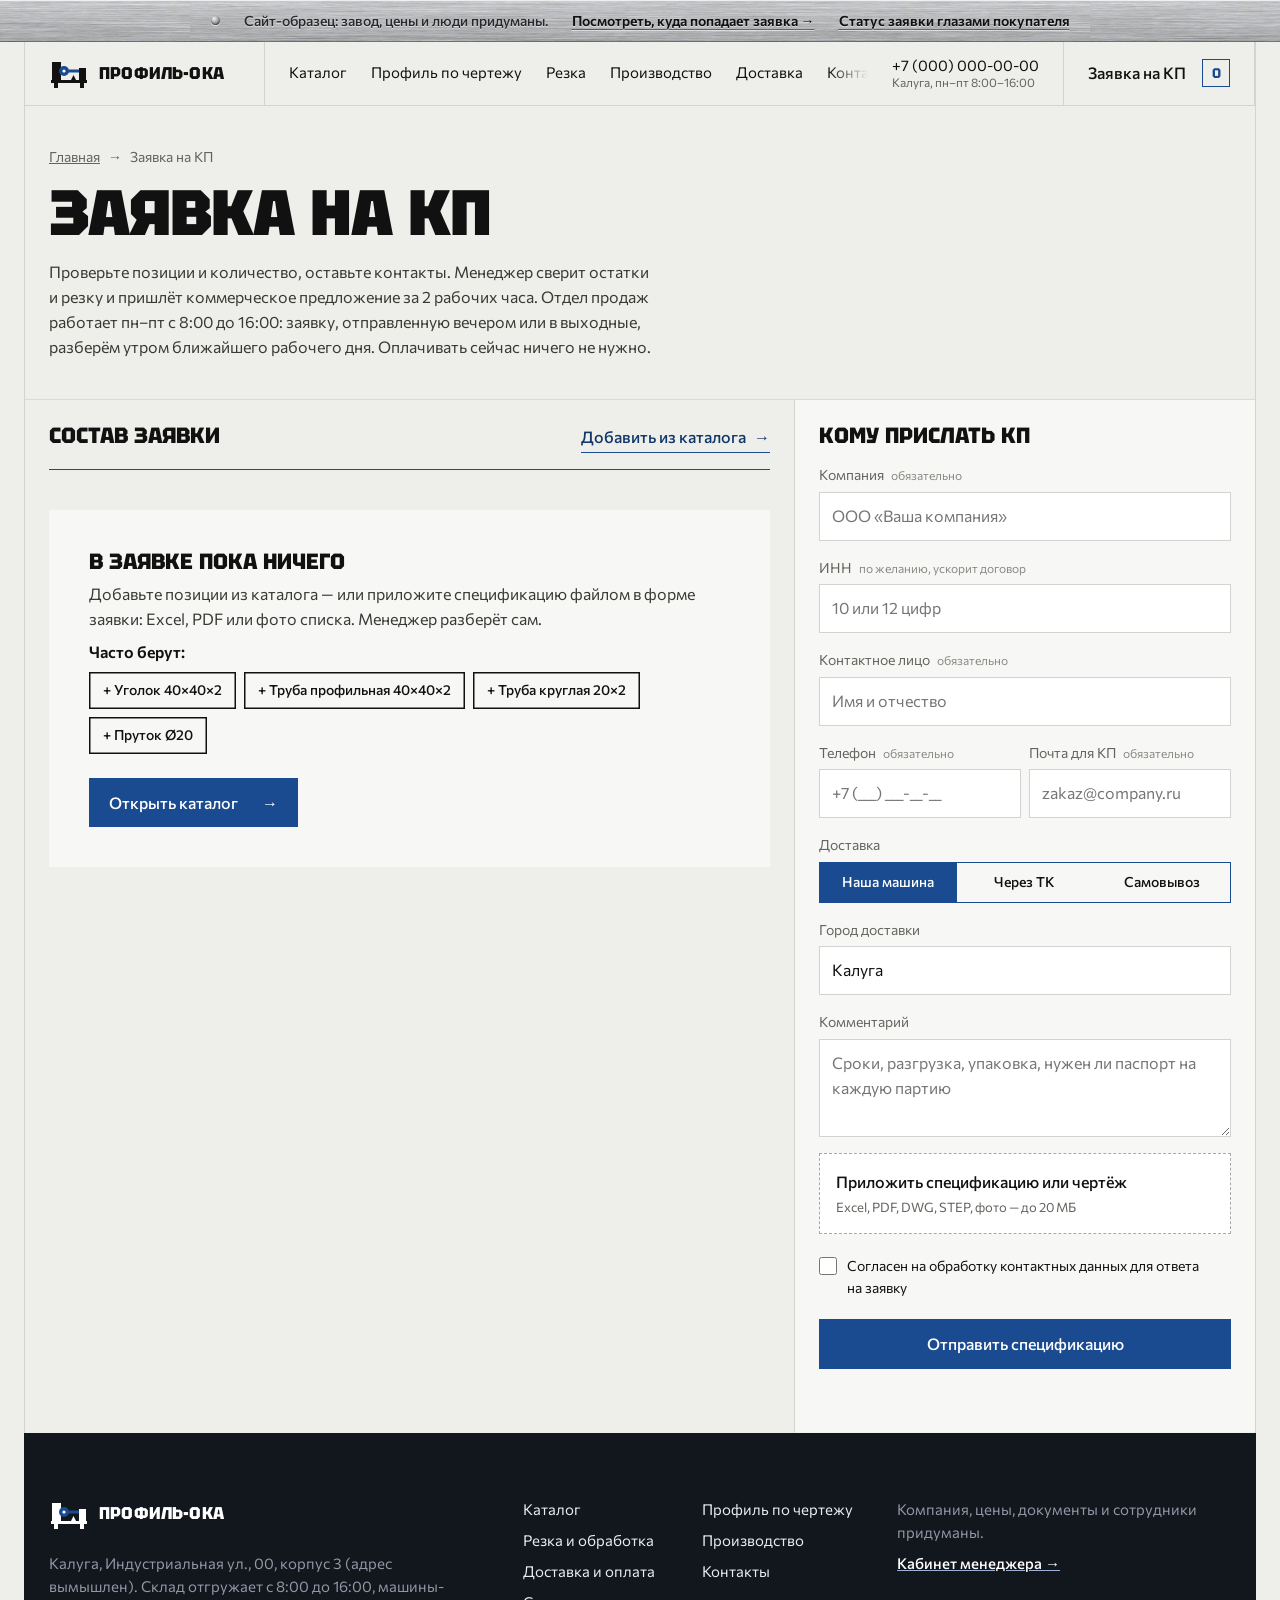
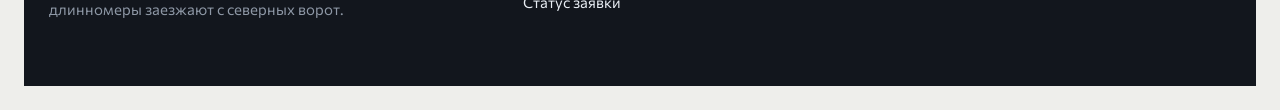
<file: zayavka.html>
<!doctype html>
<html lang="ru">
<head>
<meta charset="utf-8">
<meta name="viewport" content="width=device-width, initial-scale=1">
<title>Заявка на коммерческое предложение — Профиль-Ока</title>
<meta name="description" content="Соберите позиции, укажите количество и реквизиты — менеджер пришлёт КП с ценой и сроком за 2 рабочих часа.">
<meta name="theme-color" content="#111111">
<link rel="icon" href="img/favicon.svg" type="image/svg+xml">
<link rel="preload" href="fonts/commissioner-cyrillic.woff2" as="font" type="font/woff2" crossorigin>
<link rel="stylesheet" href="css/fonts.css?v=40">
<link rel="stylesheet" href="css/site.css?v=40">
</head>
<body>

<!-- header:start -->
<div class="shead">
<div class="demo-strip">
  <span>Сайт-образец: завод, цены и люди придуманы.</span>
  <a href="kabinet.html">Посмотреть, куда попадает заявка <span aria-hidden="true">→</span></a>
  <a href="status.html" class="hide-m">Статус заявки глазами покупателя</a>
</div>

<header class="top">
  <a class="logo" href="index.html" aria-label="Профиль-Ока, на главную"><svg class="logo__i" viewBox="0 0 40 32" aria-hidden="true"><rect x="2" y="23" width="36" height="3" fill="currentColor"/><path d="M5 26h4v5H5zM31 26h4v5h-4z" fill="currentColor"/><path d="M3 5h9v18H3z" fill="currentColor"/><circle cx="15" cy="14" r="5" fill="var(--acc, #1A4A8F)"/><circle cx="15" cy="14" r="1.6" fill="#fff"/><rect x="19" y="12.5" width="11" height="3" fill="var(--acc, #1A4A8F)"/><path d="M22 23l2.5-5 2.5 5z" fill="currentColor"/><path d="M30 11h7v12h-7z" fill="currentColor"/></svg><span>ПРОФИЛЬ-ОКА</span></a>
  <nav class="nav" id="menu" aria-label="Разделы сайта">
    <a href="katalog.html">Каталог</a>
    <a href="profil-po-chertezhu.html">Профиль по чертежу</a>
    <a href="rezka.html">Резка</a>
    <a href="proizvodstvo.html">Производство</a>
    <a href="dostavka.html">Доставка</a>
    <a href="kontakty.html">Контакты</a>
    <div class="nav__m">
      <a href="tel:+70000000000" data-demo="Звонок в отдел продаж">+7 (000) 000-00-00</a>
      <a href="kabinet.html">Кабинет менеджера</a>
    </div>
  </nav>
  <a class="top__ph" href="tel:+70000000000" data-demo="Звонок в отдел продаж">+7 (000) 000-00-00<small>Калуга, пн–пт 8:00–16:00</small></a>
  <a class="top__ph top__ph--2" href="tel:+70000000000" data-demo="Звонок в московский офис">+7 (000) 000-00-01<small>Москва, офис и склад</small></a>
  <a class="top__req" href="zayavka.html">Заявка на КП <b data-req-count>0</b></a>
  <button class="burger" type="button" aria-label="Меню" aria-expanded="false" aria-controls="menu"><span></span></button>
</header>
</div>
<!-- header:end -->

<main class="page">
  <div class="pagehead">
    <nav class="crumbs" aria-label="Вы здесь"><a href="index.html">Главная</a><span aria-hidden="true">→</span><span>Заявка на КП</span></nav>
    <h1 class="h1">Заявка на&nbsp;КП</h1>
    <p class="pagehead__t">Проверьте позиции и&nbsp;количество, оставьте контакты. Менеджер сверит остатки и&nbsp;резку и&nbsp;пришлёт коммерческое предложение за&nbsp;2&nbsp;рабочих часа. Отдел продаж работает пн–пт с&nbsp;8:00 до&nbsp;16:00: заявку, отправленную вечером или в&nbsp;выходные, разберём утром ближайшего рабочего дня. Оплачивать сейчас ничего не&nbsp;нужно.</p>
  </div>

  <div class="req" id="reqWrap">
    <section class="req__list" aria-labelledby="listT">
      <div class="req__h"><h2 class="h3" id="listT">Состав заявки</h2><a class="lnk" href="katalog.html">Добавить из каталога <span aria-hidden="true">→</span></a></div>
      <div id="items"></div>
      <div class="req__tot" id="tot"></div>
      <div class="empty" id="rEmpty" hidden>
        <h2 class="h3">В заявке пока ничего</h2>
        <p>Добавьте позиции из&nbsp;каталога — или приложите спецификацию файлом в&nbsp;форме заявки: Excel, PDF или фото списка. Менеджер разберёт сам.</p>
        <p class="req__quick-t">Часто берут:</p>
        <div class="req__quick" id="quick"></div>
        <div class="btns"><a class="btn" href="katalog.html">Открыть каталог <span aria-hidden="true">→</span></a></div>
      </div>
    </section>

    <section class="req__form" aria-labelledby="formT">
      <h2 class="h3" id="formT">Кому прислать КП</h2>
      <form id="rf" novalidate>
        <div class="err-sum" id="errSum" role="alert" hidden></div>
        <label class="fld"><span>Компания <i>обязательно</i></span><input name="company" autocomplete="organization" placeholder="ООО «Ваша компания»" required></label>
        <label class="fld"><span>ИНН <i>по желанию, ускорит договор</i></span><input name="inn" inputmode="numeric" maxlength="12" placeholder="10 или 12 цифр"></label>
        <label class="fld"><span>Контактное лицо <i>обязательно</i></span><input name="contact" autocomplete="name" placeholder="Имя и отчество" required></label>
        <div class="fld2">
          <label class="fld"><span>Телефон <i>обязательно</i></span><input name="phone" type="tel" autocomplete="tel" inputmode="tel" placeholder="+7 (___) ___-__-__" required></label>
          <label class="fld"><span>Почта для КП <i>обязательно</i></span><input name="email" type="email" autocomplete="email" placeholder="zakaz@company.ru" required></label>
        </div>
        <fieldset class="fg fg--r"><legend>Доставка</legend>
          <div class="seg seg--3">
            <label><input type="radio" name="delivery" value="Наша машина" checked><span>Наша машина</span></label>
            <label><input type="radio" name="delivery" value="Транспортная компания"><span>Через ТК</span></label>
            <label><input type="radio" name="delivery" value="Самовывоз"><span>Самовывоз</span></label>
          </div>
        </fieldset>
        <label class="fld" id="cityF">Город доставки<input name="city" autocomplete="address-level2" placeholder="Калуга" value="Калуга"></label>
        <label class="fld">Комментарий<textarea name="comment" rows="3" placeholder="Сроки, разгрузка, упаковка, нужен ли паспорт на каждую партию"></textarea></label>
        <label class="file"><input type="file" name="file" id="file" accept=".xlsx,.xls,.csv,.pdf,.dwg,.dxf,.step,.stp,.jpg,.jpeg,.png"><span id="fileT">Приложить спецификацию или чертёж</span><small>Excel, PDF, DWG, STEP, фото — до 20 МБ</small></label>
        <label class="ck ck--agree"><input type="checkbox" name="agree" required><span>Согласен на&nbsp;обработку контактных данных для ответа на&nbsp;заявку</span></label>
        <button class="btn btn--w" type="submit" id="send">Отправить заявку</button>
      </form>
    </section>
  </div>

  <section class="done" id="done" hidden aria-live="polite">
    <p class="kick">Заявка отправлена</p>
    <h2 class="h1" id="doneN"></h2>
    <p class="done__t" id="doneT"></p>
    <div class="done__save">
      <b>Запишите номер заявки и&nbsp;почту</b>
      <span>По&nbsp;ним можно посмотреть статус на&nbsp;странице <a href="status.html" id="trackLink">«Статус заявки»</a>. На&nbsp;этом устройстве мы&nbsp;их&nbsp;уже запомнили — заявка будет в&nbsp;списке «Ваши заявки».</span>
    </div>
    <ol class="done__s">
      <li><b>Сейчас</b><span>заявка у&nbsp;менеджера отдела продаж, он&nbsp;её уже видит</span></li>
      <li><b id="doneWhen">В&nbsp;течение 2&nbsp;часов</b><span>проверит остатки и&nbsp;резку, позвонит, если что-то неясно</span></li>
      <li><b>КП на&nbsp;почту</b><span>цена, срок отгрузки и&nbsp;счёт. Договор подпишем по&nbsp;ЭДО</span></li>
    </ol>
  </section>
</main>

<!-- footer:start -->
<footer class="foot">
  <div class="foot__a">
    <a class="logo" href="index.html"><svg class="logo__i" viewBox="0 0 40 32" aria-hidden="true"><rect x="2" y="23" width="36" height="3" fill="currentColor"/><path d="M5 26h4v5H5zM31 26h4v5h-4z" fill="currentColor"/><path d="M3 5h9v18H3z" fill="currentColor"/><circle cx="15" cy="14" r="5" fill="var(--acc, #1A4A8F)"/><circle cx="15" cy="14" r="1.6" fill="#fff"/><rect x="19" y="12.5" width="11" height="3" fill="var(--acc, #1A4A8F)"/><path d="M22 23l2.5-5 2.5 5z" fill="currentColor"/><path d="M30 11h7v12h-7z" fill="currentColor"/></svg><span>ПРОФИЛЬ-ОКА</span></a>
    <p>Калуга, Индустриальная ул., 00, корпус 3 (адрес вымышлен). Склад отгружает с&nbsp;8:00 до&nbsp;16:00, машины-длинномеры заезжают с&nbsp;северных ворот.</p>
  </div>
  <nav class="foot__n" aria-label="Разделы в подвале">
    <a href="katalog.html">Каталог</a><a href="profil-po-chertezhu.html">Профиль по чертежу</a><a href="rezka.html">Резка и обработка</a>
    <a href="proizvodstvo.html">Производство</a><a href="dostavka.html">Доставка и оплата</a><a href="kontakty.html">Контакты</a>
    <a href="status.html">Статус заявки</a>
  </nav>
  <div class="foot__d">
    <p>Компания, цены, документы и сотрудники придуманы.</p>
    <a href="kabinet.html">Кабинет менеджера <span aria-hidden="true">→</span></a>
  </div>
</footer>
<!-- footer:end -->

<script src="js/data.js?v=40"></script>
<script src="js/site.js?v=40"></script>
<script src="js/request.js?v=40"></script>
</body>
</html>
</file>
<file: css/fonts.css>
/* Tektur и Commissioner — SIL Open Font License 1.1 */
@font-face {
  font-family: 'Tektur';
  font-style: normal;
  font-weight: 400 900;
  font-stretch: 75% 100%;
  font-display: swap;
  src: url(../fonts/tektur-cyrillic.woff2) format('woff2');
  unicode-range: U+0301, U+0400-045F, U+0490-0491, U+04B0-04B1, U+2116;
}
@font-face {
  font-family: 'Tektur';
  font-style: normal;
  font-weight: 400 900;
  font-stretch: 75% 100%;
  font-display: swap;
  src: url(../fonts/tektur-latin-ext.woff2) format('woff2');
  unicode-range: U+0100-02BA, U+02BD-02C5, U+02C7-02CC, U+02CE-02D7, U+02DD-02FF, U+0304, U+0308, U+0329, U+1D00-1DBF, U+1E00-1E9F, U+1EF2-1EFF, U+2020, U+20A0-20AB, U+20AD-20C4, U+2113, U+2C60-2C7F, U+A720-A7FF;
}
@font-face {
  font-family: 'Tektur';
  font-style: normal;
  font-weight: 400 900;
  font-stretch: 75% 100%;
  font-display: swap;
  src: url(../fonts/tektur-latin.woff2) format('woff2');
  unicode-range: U+0000-00FF, U+0131, U+0152-0153, U+02BB-02BC, U+02C6, U+02DA, U+02DC, U+0304, U+0308, U+0329, U+2000-206F, U+20AC, U+2122, U+2191, U+2193, U+2212, U+2215, U+FEFF, U+FFFD;
}
@font-face {
  font-family: 'Commissioner';
  font-style: normal;
  font-weight: 400 600;
  font-display: swap;
  src: url(../fonts/commissioner-cyrillic.woff2) format('woff2');
  unicode-range: U+0301, U+0400-045F, U+0490-0491, U+04B0-04B1, U+2116;
}
@font-face {
  font-family: 'Commissioner';
  font-style: normal;
  font-weight: 400 600;
  font-display: swap;
  src: url(../fonts/commissioner-latin-ext.woff2) format('woff2');
  unicode-range: U+0100-02BA, U+02BD-02C5, U+02C7-02CC, U+02CE-02D7, U+02DD-02FF, U+0304, U+0308, U+0329, U+1D00-1DBF, U+1E00-1E9F, U+1EF2-1EFF, U+2020, U+20A0-20AB, U+20AD-20C4, U+2113, U+2C60-2C7F, U+A720-A7FF;
}
@font-face {
  font-family: 'Commissioner';
  font-style: normal;
  font-weight: 400 600;
  font-display: swap;
  src: url(../fonts/commissioner-latin.woff2) format('woff2');
  unicode-range: U+0000-00FF, U+0131, U+0152-0153, U+02BB-02BC, U+02C6, U+02DA, U+02DC, U+0304, U+0308, U+0329, U+2000-206F, U+20AC, U+2122, U+2191, U+2193, U+2212, U+2215, U+FEFF, U+FFFD;
}
</file>
<file: css/site.css>
/* «Профиль-Ока». Шкала отступов: 8 · 16 · 24 · 40 · 64 · 96.
   Шрифты: Tektur — только крупные надписи большими буквами; Commissioner — всё остальное. */
:root {
  --ink: #111; --bg: #EEEEEB; --paper: #F7F7F5; --white: #fff; --line: #D3D3CF; --mute: #64645F; --soft: #3A3A34;
  --s1: 8px; --s2: 16px; --s3: 24px; --s4: 40px; --s5: 64px; --s6: 96px;
  --gut: 24px; --frame: 24px;
  --t: 'Tektur', 'Arial Narrow', sans-serif; --b: 'Commissioner', 'Segoe UI', sans-serif;
}
[hidden] { display: none !important; }
* { box-sizing: border-box; margin: 0; padding: 0; }
html { -webkit-text-size-adjust: 100%; scroll-padding-top: 80px; }
body { background: var(--bg); color: var(--ink); font: 400 16px/1.55 var(--b); font-variant-numeric: tabular-nums lining-nums; }
body.lock { overflow: hidden; }
img { display: block; max-width: 100%; height: auto; }
a { color: inherit; }
button, input, select, textarea { font: inherit; color: inherit; }
:focus-visible { outline: 2px solid var(--ink); outline-offset: 2px; }
.nw { white-space: nowrap; }
.sr { position: absolute; width: 1px; height: 1px; overflow: hidden; clip: rect(0 0 0 0); white-space: nowrap; }

/* Рамка страницы: тонкие вертикальные линии, как в техническом листе */
main, .top, .foot { margin: 0 var(--frame); border-left: 1px solid var(--line); border-right: 1px solid var(--line); }

/* Типографика */
.h2 { font: 800 38px/1.02 var(--t); text-transform: uppercase; letter-spacing: -.01em; }
.h3 { font: 800 22px/1.08 var(--t); text-transform: uppercase; }
.kick { color: var(--mute); font-size: 15px; margin-bottom: var(--s2); }
p { max-width: 62ch; }
.sec-pad { padding: var(--s6) var(--gut); border-top: 1px solid var(--line); }
.lnk { display: inline-flex; gap: var(--s1); margin-top: var(--s3); font-weight: 500; text-decoration: none; border-bottom: 1.5px solid var(--ink); padding-bottom: 2px; }
.lnk:hover { gap: var(--s2); }

/* Кнопки */
.btn { display: inline-flex; align-items: center; justify-content: space-between; gap: var(--s3); background: var(--ink); color: var(--white); border: 0; padding: 15px 20px; font-weight: 500; font-size: 16px; line-height: 1.2; text-decoration: none; cursor: pointer; white-space: nowrap; transition: background .15s; }
.btn:hover { background: #333; }
.btn:disabled { background: #9a9a95; cursor: not-allowed; }
.btn--o { background: transparent; color: var(--ink); box-shadow: inset 0 0 0 1.5px var(--ink); }
.btn--o:hover { background: var(--ink); color: var(--white); }
.btn--w { width: 100%; justify-content: center; }
.btns { display: flex; flex-wrap: wrap; gap: var(--s1); margin-top: var(--s3); }

/* Полоса «это демо» */
.demo-strip { display: flex; justify-content: center; align-items: center; gap: var(--s3); flex-wrap: wrap; padding: 10px var(--gut); font-size: 14px; color: #26282B; font-weight: 500;
  background: linear-gradient(180deg, rgba(255,255,255,.18), rgba(0,0,0,.08)), url(../img/plashka.webp) center / 900px auto, #B9BBBD;
  box-shadow: inset 0 1px 0 rgba(255,255,255,.7), inset 0 -1px 0 rgba(0,0,0,.35); text-shadow: 0 1px 0 rgba(255,255,255,.55); }
.demo-strip a { color: #111; font-weight: 600; text-decoration-color: rgba(0,0,0,.45); text-underline-offset: 3px; }
.demo-strip a:hover { text-decoration-color: #111; }
.demo-strip::before { content: ""; width: 9px; height: 9px; border-radius: 50%; flex: none; background: radial-gradient(circle at 35% 30%, #F4F4F2, #A4A6A8 45%, #56585B 80%); box-shadow: 0 1px 0 rgba(255,255,255,.7), inset 0 -1px 1px rgba(0,0,0,.35); }

/* Появление при прокрутке: блоки «выдвигаются» снизу, фото открываются слева направо, как лист из-под пилы */
.js-rv .rv-in { opacity: 0; transform: translateY(18px); transition: opacity .6s ease, transform .6s cubic-bezier(.2,.7,.2,1); transition-delay: var(--d, 0s); }
.js-rv .rv-in.rv-img { opacity: 1; transform: none; clip-path: inset(0 100% 0 0); transition: clip-path .9s cubic-bezier(.7,0,.2,1); transition-delay: var(--d, 0s); }
.js-rv .rv-in.is-on { opacity: 1; transform: none; clip-path: inset(0 0 0 0); }
.rv-soft.js-rv .rv-in, .rv-soft.js-rv .rv-in.rv-img { transform: none; clip-path: none; opacity: 0; transition: opacity .5s ease; transition-delay: var(--d, 0s); }
.rv-soft.js-rv .rv-in.is-on { opacity: 1; }

/* Шапка */
.top { position: sticky; top: 0; z-index: 30; display: grid; grid-template-columns: 240px minmax(0, 1fr) auto auto auto; height: 64px; background: var(--bg); border-bottom: 1px solid var(--line); }
.top > * { display: flex; align-items: center; padding: 0 var(--s3); border-right: 1px solid var(--line); text-decoration: none; }
.top > *:last-child { border-right: 0; }
.logo { gap: 10px; font: 800 17px/1 var(--t); letter-spacing: .01em; text-decoration: none; white-space: nowrap; }

.nav { gap: var(--s3); white-space: nowrap; font-size: 15px; overflow-x: auto; overflow-y: hidden; scrollbar-width: thin; scrollbar-color: #9a9a95 transparent; padding-right: var(--s4) !important;
  -webkit-mask-image: linear-gradient(90deg, #000 calc(100% - 40px), transparent); mask-image: linear-gradient(90deg, #000 calc(100% - 40px), transparent); }
.nav::-webkit-scrollbar { height: 4px; }
.nav::-webkit-scrollbar-thumb { background: #9a9a95; }
.nav.at-end { -webkit-mask-image: none; mask-image: none; }
.nav a { text-decoration: none; padding: 4px 0; border-bottom: 1.5px solid transparent; }
.nav a:hover, .nav a[aria-current] { border-color: var(--ink); }
.nav__m { display: none; }
.top__ph { flex-direction: column; align-items: flex-start !important; justify-content: center; font-size: 15px; line-height: 1.3; white-space: nowrap; }
.top__ph small { color: var(--mute); font-size: 12px; }
.top__req { gap: var(--s2); font-weight: 500; white-space: nowrap; }
.top__req b { display: inline-grid; place-items: center; min-width: 28px; height: 28px; padding: 0 6px; border: 1.5px solid var(--ink); font: 700 14px/1 var(--t); }
.top__req:hover b { background: var(--ink); color: var(--white); }
.burger { display: none; background: none; border: 0; cursor: pointer; }

/* 1. Первый экран */
.hero__k { display: flex; justify-content: space-between; gap: var(--s3); padding: var(--s4) var(--gut) var(--s2); color: var(--mute); font-size: 15px; }
.hero__word { display: block; padding: 0 var(--gut) var(--s3); font: 900 220px/.84 var(--t); letter-spacing: -.02em; text-transform: uppercase; white-space: nowrap;
  background: #2a2a2a url(../img/profil-truby-1600.webp) center 45% / cover; -webkit-background-clip: text; background-clip: text; color: transparent; }
.hero__word .sr { color: var(--ink); }
.hero__row { display: grid; grid-template-columns: 1.05fr 1.1fr 360px; border-top: 1px solid var(--line); }
.hero__row > * { padding: var(--s4) var(--gut); }
.hero__row > * + * { border-left: 1px solid var(--line); }
.hero__t p { color: var(--soft); }
.facts { display: grid; gap: var(--s2); align-content: start; }
.facts div { display: flex; justify-content: space-between; gap: var(--s2); border-bottom: 1px solid var(--line); padding-bottom: 10px; }
.facts dt { color: var(--mute); }
.facts dd { text-align: right; }

/* 2. Калькулятор на фото */
.cutband { position: relative; min-height: 640px; border-top: 1px solid var(--line); display: flex; justify-content: flex-end; align-items: center; padding: var(--s5) var(--gut); }
.cutband__ph, .cutband__ph img { position: absolute; inset: 0; width: 100%; height: 100%; object-fit: cover; }
.tag { position: absolute; left: var(--gut); top: var(--gut); background: var(--ink); color: var(--white); padding: var(--s1) 12px; font: 800 14px/1 var(--t); text-transform: uppercase; }
.calc { position: relative; width: 420px; background: var(--paper); padding: var(--s3); display: grid; grid-template-columns: 1fr 1fr; gap: var(--s2) var(--s1); align-content: start; }
.calc .h3 { grid-column: 1 / -1; margin-bottom: var(--s1); }
.fld { display: grid; gap: 6px; font-size: 14px; color: var(--mute); }
.fld--w { grid-column: 1 / -1; }
.fld select, .fld input { width: 100%; background: var(--white); border: 1px solid var(--line); border-radius: 0; padding: 11px 12px; font-size: 16px; color: var(--ink); appearance: none; }
.fld select { background: var(--white) url("data:image/svg+xml,%3Csvg xmlns='http://www.w3.org/2000/svg' width='12' height='8'%3E%3Cpath d='M1 1l5 5 5-5' fill='none' stroke='%23111' stroke-width='1.6'/%3E%3C/svg%3E") no-repeat right 12px center; padding-right: 36px; text-overflow: ellipsis; }
.fld select:focus, .fld input:focus { border-color: var(--ink); outline: none; }
.calc__res { grid-column: 1 / -1; display: grid; gap: 4px; font-size: 15px; line-height: 1.45; min-height: 128px; border-top: 1px solid var(--line); padding-top: var(--s2); }
.calc__sum { display: flex; justify-content: space-between; align-items: baseline; gap: var(--s2); }
.calc__sum span { color: var(--mute); }
.calc__sum b { font: 900 44px/1 var(--t); letter-spacing: -.01em; white-space: nowrap; }
.calc__how { font-weight: 500; margin-bottom: 4px; }
.calc__res .ok { color: #2F6B3A; }
.calc__res .err { color: #A3261B; }
.calc .btn { grid-column: 1 / -1; }
.calc__n { grid-column: 1 / -1; font-size: 13px; color: var(--mute); }

/* 3. Условия и паспорт */
.terms { display: grid; grid-template-columns: 1.2fr 1fr; gap: var(--s5); align-items: start; }
.rows { width: 100%; border-collapse: collapse; margin-top: var(--s4); }
.rows th, .rows td { text-align: left; vertical-align: top; padding: var(--s2) 0; border-top: 1px solid var(--line); }
.rows th { width: 30%; padding-right: var(--s3); font-weight: 600; }
.rows td { color: var(--soft); }
.rows--s { margin-top: var(--s3); font-size: 15px; }
.rows--s th { width: 38%; font-weight: 500; color: var(--mute); }
.passport { margin-top: var(--s5); }
.passport__doc { background: var(--white); padding: var(--s3); box-shadow: 0 1px 0 var(--line), 8px 8px 0 #E2E2DE; transform: rotate(-1deg); font-size: 14px; }
.passport__h { display: flex; justify-content: space-between; gap: var(--s2); flex-wrap: wrap; border-bottom: 2px solid var(--ink); padding-bottom: var(--s1); margin-bottom: var(--s1); }
.passport__h b { font: 800 16px/1.2 var(--t); }
.passport__h span { color: var(--mute); }
.passport table { width: 100%; border-collapse: collapse; }
.passport td { padding: 7px 0; border-bottom: 1px solid #E6E6E2; vertical-align: top; }
.passport td:first-child { color: var(--mute); width: 38%; padding-right: var(--s1); }
.passport__f { display: flex; align-items: center; gap: var(--s2); margin-top: var(--s2); color: var(--mute); }
.passport__sign { font-style: italic; color: var(--ink); border-bottom: 1px solid var(--ink); padding: 0 var(--s2); }
.passport__st { margin-left: auto; border: 2px solid #3D4F7A; color: #3D4F7A; border-radius: 50%; width: 64px; height: 64px; display: grid; place-items: center; text-align: center; font: 800 11px/1.1 var(--t); transform: rotate(-12deg); opacity: .8; }
.passport figcaption { margin-top: var(--s3); font-size: 14px; color: var(--mute); }

/* 3б. Приёмка */
.accept { display: grid; grid-template-columns: 0.8fr 1fr; border-top: 1px solid var(--line); }
.accept__ph { width: 100%; height: 100%; max-height: 720px; object-fit: cover; }
.accept__b { padding: var(--s6) var(--gut); border-left: 1px solid var(--line); align-self: center; }
.accept__b > p { margin-top: var(--s3); color: var(--soft); }
.accept__b .kick { margin-top: 0; color: var(--mute); }
.accept__l { list-style: none; display: grid; grid-template-columns: repeat(3, 1fr); margin-top: var(--s4); border-top: 1.5px solid var(--ink); }
.accept__l li { display: grid; gap: 4px; align-content: start; padding: var(--s2) var(--s2) 0 0; }
.accept__l li + li { padding-left: var(--s2); border-left: 1px solid var(--line); }
.accept__l b { font: 900 30px/1 var(--t); white-space: nowrap; text-transform: uppercase; }
.accept__l span { color: var(--soft); font-size: 15px; }
.accept__b .accept__cap { margin-top: var(--s3); font-size: 13px; color: var(--mute); }

/* 4. Разделы каталога */
.cats__head { display: flex; justify-content: space-between; align-items: flex-end; gap: var(--s4); flex-wrap: wrap; }
.search { display: flex; width: min(520px, 100%); }
.search input { flex: 1; min-width: 0; border: 1.5px solid var(--ink); border-right: 0; background: var(--white); padding: 0 var(--s2); font-size: 16px; border-radius: 0; }
.search input:focus { outline: none; background: var(--paper); }
.cats__grid { display: grid; grid-template-columns: repeat(4, 1fr); margin-top: var(--s4); border-top: 1px solid var(--line); border-left: 1px solid var(--line); }
.cat { display: grid; gap: 4px; align-content: start; padding: var(--s3); border-right: 1px solid var(--line); border-bottom: 1px solid var(--line); text-decoration: none; background: var(--bg); transition: background .15s; }
.cat:hover { background: var(--white); }
.cat:hover .sec g { fill: var(--ink); }
.cat .sec { width: 80px; height: 72px; margin-bottom: var(--s2); }
.cat .sec g { transition: fill .15s; }
.cat b { font-weight: 600; font-size: 18px; }
.cat span { color: var(--mute); font-size: 14px; }
.cat span strong { color: var(--ink); font-weight: 600; }

/* 5. Две услуги */
.duo { display: grid; grid-template-columns: 1fr 1fr; border-top: 1px solid var(--line); }
.duo__i { position: relative; display: grid; min-height: 560px; color: var(--white); text-decoration: none; overflow: hidden; background: #222; }
.duo__i + .duo__i { border-left: 1px solid var(--line); }
.duo__i img { position: absolute; inset: 0; width: 100%; height: 100%; object-fit: cover; transition: transform .6s; }
.duo__i::after { content: ""; position: absolute; inset: 0; background: linear-gradient(rgba(0,0,0,.35), rgba(0,0,0,.72)); }
.duo__i:hover img { transform: scale(1.03); }
.duo__b { position: relative; z-index: 1; padding: var(--s4) var(--gut) var(--s3); display: flex; flex-direction: column; }
.duo__b p { margin-top: var(--s2); color: #DADAD6; max-width: 46ch; }
.duo__s { display: flex; gap: var(--s4); margin-top: auto; padding-top: var(--s4); border-bottom: 1px solid rgba(255,255,255,.3); padding-bottom: var(--s2); }
.duo__s dt { font-size: 13px; color: #BDBDB8; }
.duo__go { margin-top: var(--s2); font-weight: 500; }

/* 6. Шаги */
.steps__l { list-style: none; display: grid; grid-template-columns: repeat(5, 1fr); margin-top: var(--s4); counter-reset: st; border-top: 1.5px solid var(--ink); }
.steps__l li { counter-increment: st; padding: var(--s3) var(--s3) 0 0; display: flex; flex-direction: column; gap: var(--s1); }
.steps__l li + li { padding-left: var(--s3); border-left: 1px solid var(--line); }
.steps__l li::before { content: "0" counter(st); font: 800 15px/1 var(--t); color: var(--mute); }
.steps__l b { font-weight: 600; font-size: 18px; }
.steps__l span { color: var(--soft); font-size: 15px; }
.steps__l em { font-style: normal; margin-top: auto; padding-top: var(--s1); font-weight: 500; }

/* 7. Производство */
.plant { display: grid; grid-template-columns: 1.2fr 1fr; border-top: 1px solid var(--line); }
.plant__ph { width: 100%; height: 100%; min-height: 520px; object-fit: cover; }
.plant__b { padding: var(--s5) var(--gut); border-left: 1px solid var(--line); }

/* 8. Отдел продаж */
.sales { display: grid; grid-template-columns: 1fr 2fr; gap: var(--s4) var(--s5); }
.sales__l { display: grid; grid-template-columns: repeat(3, 1fr); border-top: 1.5px solid var(--ink); }
.man { display: grid; gap: 4px; align-content: start; padding: var(--s3) var(--s3) 0 0; font-size: 15px; }
.man + .man { padding-left: var(--s3); border-left: 1px solid var(--line); }
.man img { width: 100%; max-width: 200px; aspect-ratio: 1; object-fit: cover; margin-bottom: var(--s2); background: #ddd; }
.man b { font-size: 18px; font-weight: 600; }
.sales__p { margin-top: var(--s2); color: var(--soft); }
.sales__note { grid-column: 1 / -1; margin-top: var(--s2); font-size: 13px; color: var(--mute); }
.man span { color: var(--mute); margin-bottom: var(--s1); }
.man a { text-decoration: none; border-bottom: 1px solid var(--line); justify-self: start; }
.man a:hover { border-color: var(--ink); }
.sales__cta { grid-column: 2; display: flex; justify-content: space-between; align-items: center; gap: var(--s3); background: var(--paper); padding: var(--s3); }

/* Подвал */
.foot { display: grid; grid-template-columns: 1.3fr 1fr 1fr; gap: var(--s4); padding: var(--s5) var(--gut); border-top: 1px solid var(--line); margin-bottom: var(--frame); font-size: 15px; }
.foot__a p { margin-top: var(--s2); color: var(--mute); max-width: 44ch; }
.foot__n { display: grid; grid-template-columns: 1fr 1fr; gap: var(--s1) var(--s3); align-content: start; }
.foot__n a { text-decoration: none; }
.foot__n a:hover { text-decoration: underline; }
.foot__d p { color: var(--mute); margin-bottom: var(--s1); }
.foot__d a { font-weight: 500; }

/* Уведомление и плашка */
.toast { position: fixed; left: 50%; bottom: var(--s3); z-index: 60; transform: translate(-50%, 140%); max-width: min(560px, calc(100% - 32px)); background: var(--ink); color: var(--white); padding: 14px var(--s3); font-size: 15px; transition: transform .25s; }
.toast.on { transform: translate(-50%, 0); }
.toast a { color: var(--white); font-weight: 600; white-space: nowrap; }
.demo { position: fixed; inset: 0; z-index: 70; display: none; place-items: center; padding: var(--s2); background: rgba(17,17,17,.55); }
.demo.on { display: grid; }
.demo__box { position: relative; width: min(560px, 100%); padding: var(--s5) var(--s5) var(--s4); color: #2E3033;
  background: linear-gradient(180deg, rgba(255,255,255,.10), rgba(0,0,0,.06)), url(../img/plashka.webp) center / cover, #B9BBBD;
  border-radius: 6px; box-shadow: inset 0 1px 0 rgba(255,255,255,.75), inset 0 -2px 0 rgba(0,0,0,.25), inset 0 0 0 1px rgba(0,0,0,.18), 0 2px 0 #7E8083, 0 24px 60px rgba(0,0,0,.45); }
/* заклёпки по углам */
.rv { position: absolute; width: 14px; height: 14px; border-radius: 50%; background: radial-gradient(circle at 35% 30%, #F4F4F2, #A4A6A8 45%, #56585B 80%); box-shadow: 0 1px 1px rgba(255,255,255,.7), inset 0 -1px 2px rgba(0,0,0,.35), 0 0 0 2px rgba(0,0,0,.12); }
.rv--1 { left: 14px; top: 14px; } .rv--2 { right: 14px; top: 14px; } .rv--3 { left: 14px; bottom: 14px; } .rv--4 { right: 14px; bottom: 14px; }
.demo__x { position: absolute; right: 36px; top: 28px; width: 40px; height: 40px; border: 0; background: none; font-size: 30px; line-height: 1; cursor: pointer; color: #3A3C3F; text-shadow: 0 1px 0 rgba(255,255,255,.6); }
/* выбитые и гравированные буквы: тёмная грань сверху, светлая снизу */
.demo__k { font-size: 14px; margin-bottom: var(--s1); min-height: 1em; color: #2E3134; text-shadow: 0 1px 0 rgba(255,255,255,.55); }
.demo__t { font: 900 38px/1 var(--t); text-transform: uppercase; letter-spacing: .02em; margin-bottom: var(--s2);
  color: #2B2E32; text-shadow: 0 1px 0 rgba(255,255,255,.7), 0 -1px 0 rgba(0,0,0,.6), 0 0 1px rgba(0,0,0,.5); }
.demo__p { color: #1E2023; font-weight: 500; text-shadow: 0 1px 0 rgba(255,255,255,.45); }
.demo__a { display: flex; flex-wrap: wrap; gap: var(--s1); margin-top: var(--s3); }
.demo__a .btn { background: #1B1C1E; box-shadow: inset 0 1px 0 rgba(255,255,255,.18), 0 1px 0 rgba(255,255,255,.6); }
.demo__a .btn--o { background: rgba(255,255,255,.12); color: #222; box-shadow: inset 0 0 0 1.5px #2A2C2F, inset 0 2px 2px rgba(0,0,0,.15), 0 1px 0 rgba(255,255,255,.6); }
.demo__a .btn--o:hover { background: #1B1C1E; color: #fff; }
.demo__no { margin-top: var(--s3); font: 700 12px/1 var(--t); letter-spacing: .14em; color: #55585C; text-shadow: 0 1px 0 rgba(255,255,255,.6), 0 -1px 0 rgba(0,0,0,.3); }

@media (prefers-reduced-motion: reduce) { *:not(.rv-in) { transition: none !important; } }

/* Планшет и узкий ноутбук */
@media (max-width: 1480px) {
  .top__ph--2 { display: none; }
  .top { grid-template-columns: 240px minmax(0, 1fr) auto auto auto; }
}
@media (max-width: 1240px) {
  .top { grid-template-columns: 220px minmax(0, 1fr) auto auto; }
  .top__ph--2 { display: none; }
  .nav { gap: var(--s2); font-size: 14px; }
  .hero__row { grid-template-columns: 1fr 1fr; }
  .hero__h .h2 { font-size: 30px; }
  .facts { grid-column: 1 / -1; grid-template-columns: repeat(4, 1fr); border-left: 0 !important; border-top: 1px solid var(--line); }
  .facts div { flex-direction: column; gap: 2px; }
  .facts dd { text-align: left; }
  .steps__l { grid-template-columns: repeat(3, 1fr); row-gap: var(--s4); }
  .steps__l li:nth-child(4) { border-left: 0; padding-left: 0; }
  .sales { grid-template-columns: 1fr; }
  .sales__cta { grid-column: auto; }
}
@media (max-width: 1000px) {
  .top { grid-template-columns: 1fr auto auto; }
  .top__ph { display: none; }
  .burger { display: flex; justify-content: center; width: 64px; padding: 0 !important; }
  .burger span, .burger span::before { display: block; width: 22px; height: 1.5px; background: var(--ink); position: relative; }
  .burger span::before { content: ""; position: absolute; top: 7px; }
  .burger span { transform: translateY(-4px); }
  .nav { position: fixed; inset: 0; top: 0; z-index: 50; display: none; flex-direction: column; align-items: stretch !important; justify-content: flex-start; gap: 0; padding: 72px var(--s3) var(--s3) !important; background: var(--bg); border: 0 !important; font: 800 26px/1.1 var(--t); text-transform: uppercase; overflow: auto; }
  .nav.on { display: flex; }
  .nav, .nav.at-end { -webkit-mask-image: none; mask-image: none; }
  .nav > a { padding: var(--s2) 0; border-bottom: 1px solid var(--line); }
  .nav__m { display: grid; gap: var(--s2); margin-top: var(--s4); font: 500 17px/1.3 var(--b); text-transform: none; }
  .burger[aria-expanded="true"] { position: relative; z-index: 60; }
  .terms { grid-template-columns: 1fr; gap: 0; }
  .passport { max-width: 560px; }
  .cats__grid { grid-template-columns: repeat(2, 1fr); }
  .duo { grid-template-columns: 1fr; }
  .duo__i + .duo__i { border-left: 0; border-top: 1px solid var(--line); }
  .duo__i { min-height: 460px; }
  .plant { grid-template-columns: 1fr; }
  .accept { grid-template-columns: 1fr 1fr; }
  .accept__b { padding: var(--s5) var(--gut); }
  .accept__l { grid-template-columns: 1fr; }
  .accept__l li + li { padding-left: 0; border-left: 0; border-top: 1px solid var(--line); }
  .plant__ph { min-height: 0; height: 360px; }
  .plant__b { border-left: 0; }
  .foot { grid-template-columns: 1fr 1fr; }
  .foot__a { grid-column: 1 / -1; }
}

/* Телефон — свой макет: короче, главное сразу */
@media (max-width: 760px) {
  :root { --gut: 16px; --frame: 0px; }
  main, .top, .foot { border-left: 0; border-right: 0; }
  .demo-strip { font-size: 13px; gap: 4px var(--s2); justify-content: flex-start; }
  .demo-strip::before { display: none; }
  .top { height: 56px; }
  .top > * { padding: 0 var(--s2); }
  .logo { font-size: 15px; }
  .top__req { font-size: 0; gap: 0; }
  .top__req::before { content: "КП"; font-size: 14px; margin-right: var(--s1); }
  .burger { width: 56px; }
  .h2 { font-size: 26px; line-height: 1.04; }
  .sec-pad { padding: var(--s5) var(--gut); }
  .hide-m { display: none; }
  .hero__k { padding: var(--s3) var(--gut) var(--s1); font-size: 14px; }
  .hero__word { padding-bottom: var(--s2); }
  .hero__row { grid-template-columns: 1fr; }
  .hero__row > * { padding: var(--s3) var(--gut); }
  .hero__row > * + * { border-left: 0; }
  .hero__h { padding-bottom: 0 !important; }
  .hero__t { padding-top: var(--s2) !important; }
  .btns .btn { flex: 1; justify-content: center; padding: 15px 12px; }
  .facts { grid-template-columns: 1fr 1fr; gap: 0; padding: 0 !important; }
  .facts div { padding: 12px var(--gut); border-bottom: 1px solid var(--line); }
  .facts div:nth-child(odd) { border-right: 1px solid var(--line); }
  .cutband { display: block; min-height: 0; padding: 0 0 var(--s4); }
  .cutband__ph { position: relative; display: block; height: 220px; }
  .cutband__ph img { position: static; height: 220px; }
  .calc { width: auto; margin: -48px var(--gut) 0; border: 1px solid var(--line); padding: var(--s2); }
  .rows { margin-top: var(--s3); font-size: 15px; }
  .rows th, .rows td { display: block; width: auto; padding: 0; border: 0; }
  .rows tr { display: block; padding: 12px 0; border-top: 1px solid var(--line); }
  .rows th { margin-bottom: 4px; }
  .passport { margin-top: var(--s4); }
  .passport__doc { transform: none; padding: var(--s2); font-size: 13px; }
  .cats__grid { grid-template-columns: 1fr; border-left: 0; }
  .cat { grid-template-columns: 56px 1fr; column-gap: var(--s2); padding: 12px 0; border-right: 0; align-items: center; }
  .cat .sec { width: 56px; height: 50px; margin: 0; grid-row: span 2; }
  .cat b { font-size: 16px; }
  .search { width: 100%; }
  .search input { height: 50px; }
  .duo__i { min-height: 0; }
  .duo__b { padding: var(--s4) var(--gut) var(--s3); min-height: 380px; }
  .duo__s { gap: var(--s3); flex-wrap: wrap; }
  .steps__l { grid-template-columns: 1fr; row-gap: 0; border-top: 0; }
  .steps__l li, .steps__l li + li { display: grid; grid-template-columns: 36px 1fr; column-gap: var(--s1); padding: var(--s2) 0; border-left: 0; border-top: 1px solid var(--line); }
  .steps__l li::before { grid-row: span 3; padding-top: 4px; }
  .steps__l em { padding-top: 0; color: var(--mute); }
  .steps__l span { display: none; }
  .steps__l--3 span, .steps__l--4 span { display: block; grid-column: 2 / -1; font-size: 14px; }
  .steps__l li, .steps__l li + li { grid-template-columns: 36px 1fr auto; align-items: baseline; }
  .steps__l li::before { grid-row: auto; }
  .accept { grid-template-columns: 1fr; }
  .accept__ph { height: 260px; }
  .accept__b { padding: var(--s4) var(--gut); border-left: 0; }
  .accept__l { grid-template-columns: 1fr; border-top: 0; }
  .accept__l li, .accept__l li + li { grid-template-columns: 96px 1fr; padding: 12px 0; border-left: 0; border-top: 1px solid var(--line); }
  .accept__l b { font-size: 22px; }
  .man { grid-template-columns: 72px 1fr; column-gap: var(--s2); }
  .man img { grid-row: span 4; width: 72px; margin: 0; }
  .calc__sum b { font-size: 36px; }
  .plant__ph { height: 220px; }
  .plant__b { padding: var(--s4) var(--gut); }
  .plant .rows--s { display: none; }
  .plant .lnk { margin-top: var(--s2); }
  .sales__l { grid-template-columns: 1fr; border-top: 0; }
  .man, .man + .man { padding: var(--s2) 0; border-left: 0; border-top: 1px solid var(--line); }
  .sales__cta { flex-direction: column; align-items: stretch; }
  .sales__cta .btn { justify-content: center; }
  .foot { grid-template-columns: 1fr; padding: var(--s4) var(--gut); gap: var(--s3); }
  .demo__box { padding: var(--s5) var(--s3) var(--s4); }
  .demo__t { font-size: 28px; }
  .demo__x { right: 22px; top: 18px; }
  .demo__a .btn { flex: 1; justify-content: center; }
}

/* ===== Внутренние страницы ===== */
.h1 { font: 900 64px/.95 var(--t); text-transform: uppercase; letter-spacing: -.015em; }
.pagehead { padding: var(--s4) var(--gut) var(--s4); }
.pagehead .h1 { margin-top: var(--s2); }
.pagehead__t { margin-top: var(--s2); color: var(--soft); }
.crumbs { display: flex; flex-wrap: wrap; gap: var(--s1); color: var(--mute); font-size: 14px; }
.crumbs a { color: var(--mute); }
.crumbs a:hover { color: var(--ink); }
.mute { color: var(--mute); }

/* Каталог: вкладки разделов */
.ctabs { display: grid; grid-template-columns: 0.6fr repeat(8, 1fr); border-top: 1px solid var(--line); border-bottom: 1px solid var(--line); }
.ctabs button { display: grid; align-content: end; gap: 2px; min-height: 112px; padding: var(--s2); background: none; border: 0; border-right: 1px solid var(--line); text-align: left; cursor: pointer; }
.ctabs button:last-child { border-right: 0; }
.ctabs button:hover { background: var(--white); }
.ctabs button[aria-current] { background: var(--ink); color: var(--white); }
.ctabs button[aria-current] .sec g { fill: #555; stroke: var(--white); }
.ctabs .sec { width: 44px; height: 40px; margin-bottom: auto; }
.ctabs b { font-weight: 600; font-size: 14px; line-height: 1.25; }
.ctabs span { font-size: 13px; color: var(--mute); }
.ctabs button[aria-current] span { color: #BDBDB8; }
.ctabs .is-0 { opacity: .45; }

/* Каталог: фильтры + результаты */
.cat-l { display: grid; grid-template-columns: 300px minmax(0, 1fr); }
.filt { border-right: 1px solid var(--line); padding: var(--s3) var(--gut) var(--s5); }
.filt__head { display: flex; justify-content: space-between; align-items: center; margin-bottom: var(--s2); }
.filt__x { display: none; width: 40px; height: 40px; border: 0; background: none; font-size: 28px; cursor: pointer; }
.filt__q input { width: 100%; height: 46px; border: 1.5px solid var(--ink); background: var(--white); padding: 0 12px; font-size: 16px; border-radius: 0; }
.fg { border: 0; border-top: 1px solid var(--line); margin-top: var(--s3); padding-top: var(--s2); }
.fg legend { float: left; width: 100%; font-weight: 600; margin-bottom: var(--s1); }
.fg > div { clear: both; }
.fg__h { font-size: 13px; color: var(--mute); margin-top: var(--s1); }
.ck { display: flex; align-items: center; gap: 10px; padding: 5px 0; cursor: pointer; font-size: 15px; }
.ck input, .tgl input { width: 18px; height: 18px; accent-color: var(--ink); flex: none; }
.ck em { margin-left: auto; font-style: normal; color: var(--mute); font-size: 13px; }
.ck.is-0 { color: #A6A6A0; cursor: default; }
.rng { clear: both; display: grid; grid-template-columns: 1fr 1fr; gap: var(--s1); }
.rng label { display: flex; align-items: center; gap: 6px; font-size: 14px; color: var(--mute); }
.rng input { width: 100%; min-width: 0; height: 40px; border: 1px solid var(--line); background: var(--white); padding: 0 10px; font-size: 16px; border-radius: 0; }
.chips { display: flex; flex-wrap: wrap; gap: 6px; clear: both; }
.chip { position: relative; }
.chip input { position: absolute; opacity: 0; }
.chip span { display: block; min-width: 44px; padding: 7px 10px; border: 1px solid var(--line); background: var(--white); text-align: center; font-size: 14px; cursor: pointer; }
.chip input:checked + span { background: var(--ink); color: var(--white); border-color: var(--ink); }
.chip input:focus-visible + span { outline: 2px solid var(--ink); outline-offset: 2px; }
.tgl { display: flex; align-items: center; gap: 10px; margin: var(--s3) 0; padding-top: var(--s2); border-top: 1px solid var(--line); font-weight: 600; cursor: pointer; }

.res { padding: var(--s3) var(--gut) var(--s6); min-width: 0; }
.res__bar { display: flex; justify-content: space-between; align-items: center; gap: var(--s2); flex-wrap: wrap; }
.res__n b { font-weight: 600; }
.res__ctl { display: flex; gap: var(--s1); align-items: center; }
.res__open { display: none; }
.msearch { display: none; }
.msearch input { flex: 1; min-width: 0; height: 50px; border: 1.5px solid var(--ink); border-right: 0; background: var(--white); padding: 0 14px; font-size: 16px; border-radius: 0; }
.res__open b { font-weight: 600; }
.res__sort { display: flex; align-items: center; gap: var(--s1); font-size: 14px; color: var(--mute); }
.res__sort select { height: 44px; border: 1px solid var(--line); background: var(--white); padding: 0 12px; font-size: 15px; color: var(--ink); border-radius: 0; }
.chosen { display: flex; flex-wrap: wrap; gap: 6px; margin-top: var(--s2); }
.chosen:empty { display: none; }
.chosen button { border: 1px solid var(--ink); background: var(--white); padding: 6px 10px; font-size: 14px; cursor: pointer; }
.chosen button:hover { background: var(--ink); color: var(--white); }

.ptab { width: 100%; border-collapse: collapse; margin-top: var(--s3); font-size: 15px; }
.ptab[hidden] { display: none !important; }
.ptab th { text-align: left; font-weight: 500; font-size: 13px; color: var(--mute); padding: 0 var(--s1) var(--s1); border-bottom: 1.5px solid var(--ink); white-space: nowrap; }
.ptab td { padding: 14px var(--s1); border-bottom: 1px solid var(--line); vertical-align: middle; }
.ptab .r { text-align: right; }
.ptab tbody tr:hover { background: var(--paper); }
.ptab__s { width: 48px; padding-left: 0 !important; }
.ptab__s .sec { width: 40px; height: 36px; display: block; }
.ptab__n a { font-weight: 600; text-decoration: none; }
.ptab__n a:hover { text-decoration: underline; }
.ptab__n small, .ptab__p small { display: block; color: var(--mute); font-size: 13px; margin-top: 2px; }
.ptab__p b { font-weight: 600; white-space: nowrap; }
.ptab td.ptab__m, .ptab td.ptab__st, .ptab td.ptab__al { white-space: nowrap; }
.ptab__a { white-space: nowrap; text-align: right; padding-right: 0 !important; }
.ptab .lbl { display: none; }
.cmp { background: none; border: 0; padding: 8px; font-size: 14px; color: var(--mute); cursor: pointer; text-decoration: underline; text-underline-offset: 3px; }
.cmp.on { color: var(--ink); font-weight: 600; text-decoration: none; }
.cmp.on::before { content: "✓ "; }
.btn.add { padding: 10px 14px; font-size: 14px; }
.empty { margin-top: var(--s4); padding: var(--s4); background: var(--paper); }
.empty[hidden] { display: none; }
.empty p { margin-top: var(--s1); color: var(--soft); }

.cmpbar { position: fixed; z-index: 40; right: var(--s3); bottom: var(--s3); display: flex; align-items: center; gap: var(--s2); background: var(--white); padding: var(--s1) var(--s1) var(--s1) var(--s3); box-shadow: 0 0 0 1.5px var(--ink), 6px 6px 0 rgba(0,0,0,.12); }
.cmpbar[hidden] { display: none; }
.cmpbar b { font-weight: 600; }
.cmpbar > span { white-space: nowrap; }
.cmpbar__c { background: none; border: 0; color: var(--mute); text-decoration: underline; cursor: pointer; font-size: 14px; }

@media (max-width: 1240px) {
  .ctabs { grid-template-columns: repeat(9, minmax(120px, 1fr)); overflow-x: auto; scrollbar-width: thin; }
  .cat-l { grid-template-columns: 260px minmax(0, 1fr); }
  .ptab td.ptab__al, .ptab th:nth-child(3) { display: none; }
}
@media (max-width: 1000px) {
  .cat-l { grid-template-columns: 1fr; }
  .filt { position: fixed; inset: 0; z-index: 55; overflow: auto; background: var(--bg); border: 0; display: none; padding-bottom: var(--s4); }
  .filt.on { display: block; }
  .filt__x { display: block; }
  .res__open { display: inline-flex; }
  .msearch { display: flex; margin-bottom: var(--s2); }
  .filt__q { display: none; }
}
@media (max-width: 760px) {
  .h1 { font-size: 40px; }
  .pagehead { padding: var(--s3) var(--gut); }
  .ctabs { grid-template-columns: repeat(9, 132px); }
  .ctabs button { min-height: 96px; padding: 12px; }
  .res__sort span { display: none; }
  .res__ctl { width: 100%; }
  .res__ctl > * { flex: 1; }
  .res__sort select { width: 100%; }
  .ptab thead { display: none; }
  .ptab, .ptab tbody { display: block; }
  .ptab tr { display: grid; grid-template-columns: 44px 1fr auto; column-gap: 12px; row-gap: 6px; padding: var(--s2) 0; border-bottom: 1px solid var(--line); }
  .ptab tbody tr:hover { background: none; }
  .ptab td { display: block; padding: 0; border: 0; }
  .ptab__s { grid-row: span 2; }
  .ptab__n { grid-column: 2 / -1; }
  .ptab td.ptab__al, .ptab td.ptab__m { display: none; }
  .ptab td.ptab__st { grid-column: 2; text-align: left; font-size: 14px; white-space: normal; }
  .ptab td.ptab__p { grid-column: 3; grid-row: 2; text-align: right; }
  .ptab .lbl { display: inline; color: var(--mute); margin-right: 4px; }
  .ptab__a { grid-column: 1 / -1; display: flex !important; justify-content: space-between; align-items: center; margin-top: 4px; }
  .cmpbar { left: var(--s2); right: var(--s2); bottom: var(--s2); padding-left: var(--s2); }
  .cmpbar .btn { margin-left: auto; }
}

/* Страница изделия */
.pname { margin-top: var(--s2); font: 600 44px/1.1 var(--b); letter-spacing: -.02em; max-width: 24ch; }
.item { display: grid; grid-template-columns: minmax(0, 1fr) 420px; grid-template-areas: "view buy" "spec buy"; border-top: 1px solid var(--line); }
.view { grid-area: view; padding: var(--s3) var(--gut); border-right: 1px solid var(--line); }
.view__tabs { display: flex; gap: var(--s3); border-bottom: 1px solid var(--line); }
.view__tabs button { background: none; border: 0; padding: 0 0 12px; font-size: 15px; color: var(--mute); cursor: pointer; border-bottom: 2px solid transparent; margin-bottom: -1px; }
.view__tabs button[aria-selected="true"] { color: var(--ink); font-weight: 600; border-color: var(--ink); }
.view__p { padding-top: var(--s2); }
.view__p[hidden] { display: none; }
#cv { display: block; width: 100%; height: 440px; cursor: grab; touch-action: none; background: radial-gradient(circle at 50% 45%, #FAFAF8, var(--bg) 70%); }
#cv:active { cursor: grabbing; }
.view__cap { font-size: 13px; color: var(--mute); margin-top: var(--s1); }
.draw { display: block; width: 100%; max-width: 520px; height: auto; margin: 0 auto; background: var(--white); }
.draw .on { font-weight: 600; }
.spec { grid-area: spec; padding: var(--s4) var(--gut) var(--s5); border-right: 1px solid var(--line); border-top: 1px solid var(--line); }
.rows--spec { margin-top: var(--s2); font-size: 15px; }
.rows--spec th { font-weight: 500; color: var(--mute); width: 42%; }
.rows--spec td { color: var(--ink); }
.buy { grid-area: buy; padding: var(--s3) var(--gut); align-self: start; position: sticky; top: 64px; }
.buy__price b { display: block; font: 900 52px/1 var(--t); letter-spacing: -.01em; }
.buy__price span { display: block; margin-top: var(--s1); color: var(--mute); font-size: 14px; }
.buy__stock { display: flex; align-items: baseline; gap: var(--s1); margin-top: var(--s2); padding: 12px 0; border-top: 1px solid var(--line); border-bottom: 1px solid var(--line); font-size: 15px; }
.dot { flex: none; width: 8px; height: 8px; border-radius: 50%; background: #2F6B3A; transform: translateY(-1px); }
.dot--0 { background: #B8862B; }
.seg { display: grid; grid-template-columns: 1fr 1fr; margin-top: var(--s3); border: 1.5px solid var(--ink); }
.seg label { position: relative; }
.seg input { position: absolute; opacity: 0; }
.seg span { display: block; padding: 11px 8px; text-align: center; font-size: 14px; font-weight: 500; cursor: pointer; }
.seg input:checked + span { background: var(--ink); color: var(--white); }
.seg input:focus-visible + span { outline: 2px solid var(--ink); outline-offset: 2px; }
.seg input:disabled + span { color: #9A9A95; cursor: not-allowed; font-weight: 400; }
.buy__f { display: grid; gap: var(--s1); margin-top: var(--s2); }
.buy__in[hidden] { display: none; }
.buy__in--2 { display: grid; grid-template-columns: 1fr 1fr; gap: var(--s1); }
.buy__res { display: grid; gap: 4px; min-height: 112px; margin: var(--s1) 0; padding-top: var(--s2); border-top: 1px solid var(--line); font-size: 15px; }
.buy__res .ok { color: #2F6B3A; }
.buy__res .err { color: #A3261B; }
.buy__n { margin-top: var(--s2); font-size: 13px; color: var(--mute); }
.sim__h { display: flex; justify-content: space-between; align-items: flex-end; gap: var(--s3); flex-wrap: wrap; }
.sim__h .lnk { margin-top: 0; }
.sim .ptab { margin-top: var(--s3); }
.empty--page { margin: 0 var(--gut) var(--s6); }

/* Сравнение */
.cmpw { padding: 0 var(--gut) var(--s6); border-top: 1px solid var(--line); overflow: hidden; }
.cmpw__scroll { max-width: 100%; position: relative; }
.cmpw__bar { display: flex; justify-content: space-between; align-items: center; gap: var(--s2); flex-wrap: wrap; padding: var(--s2) 0; }
.cmpw__bar[hidden] { display: none; }
.cmpw__bar .btns { margin-top: 0; }
.tgl--i { margin: 0; padding: 0; border: 0; }
.cmpw__scroll { overflow-x: auto; }
.ctab { width: 100%; min-width: 760px; border-collapse: collapse; font-size: 15px; table-layout: fixed; }
.ctab[hidden] { display: none; }
.ctab th, .ctab td { text-align: left; vertical-align: top; padding: 12px var(--s2) 12px 0; border-bottom: 1px solid var(--line); }
.ctab thead th { border-bottom: 1.5px solid var(--ink); padding-bottom: var(--s2); font-weight: 400; }
.ctab thead th .sec { display: block; width: 48px; height: 44px; margin-bottom: var(--s1); }
.ctab thead th a { display: block; font-weight: 600; text-decoration: none; line-height: 1.3; }
.ctab thead th a:hover { text-decoration: underline; }
.ctab thead small { display: block; color: var(--mute); font-size: 13px; margin-top: 2px; }
.ctab__b { display: flex; align-items: center; gap: var(--s1); margin-top: 12px; flex-wrap: wrap; }
.ctab__k { width: 210px; color: var(--mute); font-size: 13px; vertical-align: bottom !important; }
.ctab tbody th { font-weight: 500; color: var(--mute); }
.ctab tr.diff td { background: linear-gradient(var(--paper), var(--paper)) no-repeat; }
.ctab td.best { font-weight: 600; }
.ctab td.best::after { content: " ●"; font-size: 10px; vertical-align: 2px; }
.ctab__more { width: 180px; color: var(--mute); }
.ctab__more a { color: var(--mute); }

@media (max-width: 1000px) {
  .item { grid-template-columns: 1fr; grid-template-areas: "view" "buy" "spec"; }
  .view, .spec { border-right: 0; }
  .buy { position: static; border-top: 1px solid var(--line); }
}
@media (max-width: 760px) {
  .pname { font-size: 28px; }
  #cv { height: 300px; }
  .buy__price b { font-size: 40px; }
  .rows--spec th, .rows--spec td { display: block; width: auto; }
  .ctab { min-width: 0; width: max-content; }
  .ctab th, .ctab td { width: 190px; min-width: 190px; }
  .ctab__k, .ctab tbody th { position: sticky; left: 0; z-index: 1; background: var(--bg); width: 120px !important; min-width: 120px !important; padding-right: var(--s1); font-size: 13px; }
  .ctab__more { display: none; }
  .cmpw__bar .btns { width: 100%; }
  .cmpw__bar .btn { flex: 1; justify-content: center; }
}

/* Заявка на КП */
.req { display: grid; grid-template-columns: minmax(0, 1fr) 460px; border-top: 1px solid var(--line); }
.req[hidden] { display: none; }
.req__list { padding: var(--s3) var(--gut) var(--s5); border-right: 1px solid var(--line); min-width: 0; }
.req__h { display: flex; justify-content: space-between; align-items: baseline; gap: var(--s2); flex-wrap: wrap; padding-bottom: var(--s2); border-bottom: 1.5px solid var(--ink); }
.req__h .lnk { margin-top: 0; }
.ri { display: grid; grid-template-columns: 44px minmax(0, 1fr) auto 120px 32px; gap: var(--s2); align-items: center; padding: var(--s2) 0; border-bottom: 1px solid var(--line); }
.ri .sec { width: 44px; height: 40px; }
.ri__n a { font-weight: 600; text-decoration: none; }
.ri__n a:hover { text-decoration: underline; }
.ri__n small, .ri__s small, .ri__how { display: block; color: var(--mute); font-size: 13px; margin-top: 2px; }
.ri__q { display: flex; align-items: center; }
.ri__q button { width: 36px; height: 40px; border: 1px solid var(--line); background: var(--white); font-size: 18px; cursor: pointer; }
.ri__q button:hover { border-color: var(--ink); }
.ri__q input { width: 72px; height: 40px; border: 1px solid var(--line); border-left: 0; border-right: 0; text-align: center; font-size: 16px; background: var(--white); border-radius: 0; -moz-appearance: textfield; }
.ri__q input::-webkit-inner-spin-button { -webkit-appearance: none; }
.ri__q em { font-style: normal; margin-left: var(--s1); color: var(--mute); width: 20px; }
.ri__cut { display: flex; gap: 6px; }
.ri__cut label { display: grid; gap: 2px; font-size: 12px; color: var(--mute); }
.ri__cut input { width: 84px; height: 38px; border: 1px solid var(--line); background: var(--white); padding: 0 8px; font-size: 15px; border-radius: 0; }
.ri__s { text-align: right; }
.ri__s b { font-weight: 600; white-space: nowrap; }
.ri__x { width: 32px; height: 32px; border: 0; background: none; font-size: 24px; color: var(--mute); cursor: pointer; }
.ri__x:hover { color: var(--ink); }
.req__tot { display: grid; grid-template-columns: auto auto 1fr; gap: var(--s4); align-items: end; padding-top: var(--s3); }
.req__tot[hidden] { display: none; }
.req__tot span { display: block; color: var(--mute); font-size: 14px; }
.req__tot b { font-weight: 600; font-size: 18px; }
.req__sum { text-align: right; }
.req__sum b { font: 900 40px/1 var(--t); }
.req__tot p { grid-column: 1 / -1; font-size: 14px; color: var(--mute); }
.req__quick-t { margin-top: var(--s2); font-weight: 600; color: var(--ink) !important; }
.req__quick { display: flex; flex-wrap: wrap; gap: var(--s1); margin-top: var(--s1); }
.req__quick .btn { padding: 10px 14px; font-size: 14px; }
.req__form { padding: var(--s3) var(--gut) var(--s5); background: var(--paper); }
.req__form form { display: grid; gap: var(--s2); margin-top: var(--s2); }
.req__form .fld i { font-style: normal; color: #8A8A85; font-size: 12px; margin-left: 4px; }
.req__form .fld input, .req__form .fld textarea { width: 100%; background: var(--white); border: 1px solid var(--line); padding: 11px 12px; font-size: 16px; border-radius: 0; color: var(--ink); }
.req__form .fld textarea { resize: vertical; min-height: 84px; }
.req__form .fld input:focus, .req__form .fld textarea:focus { outline: none; border-color: var(--ink); }
.req__form .fld[hidden] { display: none; }
.fld2 { display: grid; grid-template-columns: 1fr 1fr; gap: var(--s1); }
.fg--r { margin-top: 0; padding-top: 0; border-top: 0; }
.fg--r legend { font-weight: 400; font-size: 14px; color: var(--mute); margin-bottom: 6px; }
.seg--3 { grid-template-columns: repeat(3, 1fr); margin-top: 0; clear: both; }
.file { position: relative; display: grid; gap: 2px; padding: var(--s2); border: 1.5px dashed #A9A9A4; background: var(--white); cursor: pointer; font-weight: 500; }
.file:hover, .file:focus-within { border-color: var(--ink); }
.file input { position: absolute; inset: 0; opacity: 0; cursor: pointer; }
.file small { color: var(--mute); font-weight: 400; font-size: 13px; }
.ck--agree { align-items: flex-start; font-size: 14px; }
.ck--agree input { margin-top: 2px; }
.is-err input, .is-err textarea { border-color: #A3261B !important; background: #FFF6F4 !important; }
.ck.is-err { color: #A3261B; }
.err-sum { padding: var(--s2); border: 1.5px solid #A3261B; background: #FFF6F4; color: #7A1D14; font-size: 15px; }
.err-sum[hidden] { display: none; }
.err-sum ul { margin: 6px 0 0 18px; }
.req__n { font-size: 13px; color: var(--mute); }
.done { padding: var(--s6) var(--gut); border-top: 1px solid var(--line); }
.done[hidden] { display: none; }
.done .h1 { margin-top: var(--s1); }
.done__t { margin-top: var(--s2); font-size: 18px; }
.done__s { list-style: none; display: grid; grid-template-columns: repeat(3, 1fr); margin-top: var(--s4); border-top: 1.5px solid var(--ink); max-width: 960px; }
.done__s li { display: grid; gap: 4px; padding: var(--s2) var(--s2) 0 0; }
.done__s li + li { padding-left: var(--s2); border-left: 1px solid var(--line); }
.done__s b { font-weight: 600; }
.done__s span { color: var(--soft); font-size: 15px; }
.done .btns { margin-top: var(--s4); }

/* Кабинет менеджера */
/* Металлическая табличка: общий стиль для пояснений (как плашка пробного сайта) */
.plate { position: relative; color: #2E3033; border-radius: 4px;
  background: linear-gradient(180deg, rgba(255,255,255,.10), rgba(0,0,0,.06)), url(../img/plashka.webp) center / cover, #B9BBBD;
  box-shadow: inset 0 1px 0 rgba(255,255,255,.75), inset 0 -2px 0 rgba(0,0,0,.25), inset 0 0 0 1px rgba(0,0,0,.18), 0 2px 0 #7E8083; }
.plate__k { font-size: 14px; color: #2E3134; text-shadow: 0 1px 0 rgba(255,255,255,.55); }
.plate__t { font: 900 34px/1 var(--t); text-transform: uppercase; letter-spacing: .02em; margin-top: 6px; color: #2B2E32; text-shadow: 0 1px 0 rgba(255,255,255,.7), 0 -1px 0 rgba(0,0,0,.6), 0 0 1px rgba(0,0,0,.5); }
.plate__p { margin-top: var(--s2); color: #1E2023; font-weight: 500; text-shadow: 0 1px 0 rgba(255,255,255,.45); max-width: 60ch; }
.plate .btn { background: #1B1C1E; box-shadow: inset 0 1px 0 rgba(255,255,255,.18), 0 1px 0 rgba(255,255,255,.6); }
.plate .btn--o { background: rgba(255,255,255,.12); color: #222; box-shadow: inset 0 0 0 1.5px #2A2C2F, inset 0 2px 2px rgba(0,0,0,.15), 0 1px 0 rgba(255,255,255,.6); }
.plate .btn--o:hover { background: #1B1C1E; color: #fff; }
.crm-note { display: grid; grid-template-columns: 1.1fr 1fr; align-items: start; gap: var(--s3) var(--s5); margin: var(--s3) var(--gut) 0; padding: var(--s4) var(--s5); }
.crm-note__s { list-style: none; display: grid; gap: 0; align-content: start; }
.crm-note__s li { display: grid; grid-template-columns: 34px 1fr; gap: var(--s2); align-items: center; padding: 10px 0; border-bottom: 1px solid rgba(0,0,0,.18); box-shadow: 0 1px 0 rgba(255,255,255,.35); color: #1E2023; font-weight: 500; text-shadow: 0 1px 0 rgba(255,255,255,.45); }
.crm-note__s b { display: grid; place-items: center; width: 34px; height: 34px; border-radius: 50%; font: 900 16px/1 var(--t); color: #2B2E32; box-shadow: inset 0 2px 3px rgba(0,0,0,.35), 0 1px 0 rgba(255,255,255,.7); background: rgba(0,0,0,.06); }
.crm-note__a { grid-column: 1 / -1; display: flex; gap: var(--s1); flex-wrap: wrap; }
.pagehead--crm { padding-bottom: var(--s3); }
.pagehead--crm .h1 { margin-top: 0; }
.kpi { display: grid; grid-template-columns: repeat(4, 1fr); border-top: 1px solid var(--line); border-bottom: 1px solid var(--line); }
.kpi__i { display: grid; gap: 2px; text-align: left; padding: var(--s3) var(--gut); background: none; border: 0; border-right: 1px solid var(--line); font: inherit; color: inherit; }
.kpi__i:last-child { border-right: 0; }
button.kpi__i { cursor: pointer; }
button.kpi__i:hover { background: var(--white); }
.kpi__i.on { background: var(--ink); color: var(--white); }
.kpi__i.on small, .kpi__i.on span { color: #CFCFCB; }
.kpi__i span { display: flex; align-items: center; gap: var(--s1); color: var(--mute); font-size: 14px; }
.kpi__i b { font: 900 48px/1.05 var(--t); }
.kpi__i small { color: var(--mute); font-size: 14px; }
.st { display: inline-block; width: 9px; height: 9px; border-radius: 50%; flex: none; }
.st--new { background: #C8901C; } .st--work { background: #3E6FA8; } .st--sent { background: #2F7A45; }
.crm { padding: var(--s3) var(--gut) var(--s6); }
.crm__bar { display: flex; justify-content: space-between; align-items: center; gap: var(--s2); flex-wrap: wrap; }
.stabs { display: flex; border: 1.5px solid var(--ink); }
.stabs button { background: none; border: 0; padding: 10px 14px; font-size: 14px; font-weight: 500; cursor: pointer; white-space: nowrap; }
.stabs button + button { border-left: 1px solid var(--line); }
.stabs button[aria-selected="true"] { background: var(--ink); color: var(--white); }
.stabs em { font-style: normal; color: var(--mute); margin-left: 2px; }
.stabs button[aria-selected="true"] em { color: #BDBDB8; }
.crm__f { display: flex; gap: var(--s1); flex-wrap: wrap; }
.crm__q input { width: 280px; height: 42px; border: 1px solid var(--line); background: var(--white); padding: 0 12px; font-size: 15px; border-radius: 0; }
.crm__s select { height: 42px; border: 1px solid var(--line); background: var(--white); padding: 0 10px; font-size: 14px; border-radius: 0; color: var(--ink); }
.ctbl { width: 100%; border-collapse: collapse; margin-top: var(--s3); font-size: 15px; }
.ctbl[hidden] { display: none; }
.ctbl th { text-align: left; font-weight: 500; font-size: 13px; color: var(--mute); padding: 0 var(--s1) var(--s1); border-bottom: 1.5px solid var(--ink); }
.ctbl td { padding: 14px var(--s1); border-bottom: 1px solid var(--line); vertical-align: top; }
.ctbl .r { text-align: right; }
.ctbl tbody tr { cursor: pointer; }
.ctbl tbody tr:hover, .ctbl tbody tr:focus-visible { background: var(--white); outline: none; }
.ctbl tr.is-new td:first-child { box-shadow: inset 3px 0 0 #C8901C; }
.ctbl b { font-weight: 600; }
.ctbl small { display: block; color: var(--mute); font-size: 13px; margin-top: 2px; }
.fresh { display: inline-block; margin-top: 4px; padding: 2px 6px; background: #FFF3D6; color: #7A5A12; font-size: 12px; font-weight: 600; }
.ct__it { max-width: 280px; }
.ssel { height: 36px; border: 1px solid var(--line); background: var(--white); padding: 0 28px 0 10px; font-size: 14px; font-weight: 500; border-radius: 0; color: var(--ink); cursor: pointer; appearance: none;
  background-image: url("data:image/svg+xml,%3Csvg xmlns='http://www.w3.org/2000/svg' width='10' height='6'%3E%3Cpath d='M1 1l4 4 4-4' fill='none' stroke='%23111' stroke-width='1.4'/%3E%3C/svg%3E"); background-repeat: no-repeat; background-position: right 10px center; }
.ssel--new { box-shadow: inset 4px 0 0 #C8901C; } .ssel--work { box-shadow: inset 4px 0 0 #3E6FA8; } .ssel--sent { box-shadow: inset 4px 0 0 #2F7A45; }
.ssel--big { height: 46px; font-size: 16px; }
/* Карточка заявки */
.drw { position: fixed; inset: 0; z-index: 65; background: rgba(17,17,17,.45); display: flex; justify-content: flex-end; }
.drw[hidden] { display: none; }
.drw__box { position: relative; width: min(620px, 100%); height: 100%; overflow: auto; background: var(--bg); padding: var(--s4) var(--s4) var(--s5); box-shadow: -12px 0 40px rgba(0,0,0,.2); }
.drw__x { position: absolute; right: var(--s2); top: var(--s2); width: 44px; height: 44px; border: 0; background: none; font-size: 32px; cursor: pointer; }
.drw__t { font: 900 40px/1 var(--t); margin-top: 4px; }
.drw__st { display: flex; gap: var(--s1); flex-wrap: wrap; align-items: center; margin-top: var(--s3); }
.done-mark { color: #2F7A45; font-weight: 600; }
.drw__man { margin-top: var(--s2); max-width: 280px; }
.drw__man select { height: 42px; border: 1px solid var(--line); background: var(--white); padding: 0 10px; font-size: 15px; border-radius: 0; color: var(--ink); }
.drw__s { margin-top: var(--s4); }
.drw__s h3 { font: 800 16px/1.2 var(--t); text-transform: uppercase; padding-bottom: var(--s1); border-bottom: 1.5px solid var(--ink); margin-bottom: var(--s1); }
.kv div { display: grid; grid-template-columns: 120px 1fr; gap: var(--s2); padding: 8px 0; border-bottom: 1px solid var(--line); font-size: 15px; }
.kv dt { color: var(--mute); }
.dtab { width: 100%; border-collapse: collapse; font-size: 15px; }
.dtab td { padding: 10px 0; border-bottom: 1px solid var(--line); vertical-align: top; }
.dtab td + td { padding-left: var(--s2); white-space: nowrap; }
.dtab .r { text-align: right; }
.dtab a { font-weight: 500; text-decoration: none; }
.dtab small { display: block; color: var(--mute); font-size: 13px; }
.dtab tfoot td { border-bottom: 0; padding-top: 12px; }
.drw__file { margin-top: var(--s1); font-size: 14px; }
.hist { list-style: none; }
.hist li { display: grid; grid-template-columns: 16px 1fr; gap: var(--s1); padding: 8px 0; border-bottom: 1px solid var(--line); font-size: 15px; }
.hist .st { margin-top: 7px; }
.hist b { font-weight: 500; }
.hist small { display: block; color: var(--mute); font-size: 13px; }
.note { display: grid; gap: var(--s1); margin-top: var(--s2); }
.note textarea { width: 100%; border: 1px solid var(--line); background: var(--white); padding: 10px 12px; font-size: 15px; border-radius: 0; resize: vertical; }
.note .btn { justify-self: start; }

@media (max-width: 1240px) {
  .kpi { grid-template-columns: repeat(2, 1fr); }
  .kpi__i:nth-child(2) { border-right: 0; }
  .kpi__i:nth-child(-n+2) { border-bottom: 1px solid var(--line); }
  .ctbl .ct__m, .ctbl th:last-child { display: none; }
}
@media (max-width: 1000px) {
  .crm-note { grid-template-columns: 1fr; }
  .req { grid-template-columns: 1fr; }
  .req__list { border-right: 0; }
  .ri { grid-template-columns: 40px minmax(0, 1fr) 32px; row-gap: var(--s1); }
  .ri .sec { width: 40px; height: 36px; grid-row: span 3; align-self: start; }
  .ri__qty { grid-column: 2; }
  .ri__s { grid-column: 2; text-align: left; display: flex; gap: var(--s1); align-items: baseline; }
  .ri__x { grid-column: 3; grid-row: 1; }
  .crm__f { width: 100%; }
  .crm__q { flex: 1 1 100%; }
  .crm__q input { width: 100%; }
  .crm__s { flex: 1; }
  .crm__s select { width: 100%; }
}
@media (max-width: 760px) {
  .req__tot { grid-template-columns: 1fr 1fr; gap: var(--s2); }
  .req__sum { grid-column: 1 / -1; text-align: left; }
  .req__sum b { font-size: 34px; }
  .fld2 { grid-template-columns: 1fr; }
  .seg--3 span { font-size: 13px; padding: 11px 4px; }
  .done__s { grid-template-columns: 1fr; }
  .done__s li, .done__s li + li { padding: var(--s2) 0; border-left: 0; border-bottom: 1px solid var(--line); }
  .done .btn { width: 100%; justify-content: center; }
  .kpi__i { padding: var(--s2) var(--gut); }
  .kpi__i b { font-size: 36px; }
  .stabs { width: 100%; overflow-x: auto; }
  .stabs button { flex: 1; padding: 10px 8px; font-size: 13px; }
  .ctbl thead { display: none; }
  .ctbl, .ctbl tbody { display: block; }
  .ctbl tr { display: grid; grid-template-columns: 1fr auto; gap: 6px var(--s2); padding: var(--s2) 0; border-bottom: 1px solid var(--line); }
  .ctbl tr.is-new { box-shadow: inset 3px 0 0 #C8901C; padding-left: 10px; }
  .ctbl tr.is-new td:first-child { box-shadow: none; }
  .ctbl td { display: block; padding: 0; border: 0; }
  .ct__id { grid-column: 1; }
  .ct__sum { grid-column: 2; grid-row: 1; }
  .ct__cl, .ct__it { grid-column: 1 / -1; max-width: none; }
  .ct__it { font-size: 14px; }
  .ct__st { grid-column: 1 / -1; }
  .ct__st .ssel { width: 100%; }
  .drw__box { padding: var(--s4) var(--gut) var(--s5); }
  .drw__t { font-size: 32px; }
  .kv div { grid-template-columns: 96px 1fr; }
  .crm-note { grid-template-columns: 1fr; margin: var(--s2) var(--gut) 0; padding: var(--s4) var(--s3) var(--s3); }
  .plate__t { font-size: 26px; }
  .crm-note .btn { flex: 1; justify-content: center; }
}

/* Статус заявки (страница покупателя) */
.trk { display: grid; grid-template-columns: 380px minmax(0, 1fr); border-top: 1px solid var(--line); }
.trk__f { display: grid; gap: var(--s2); align-content: start; padding: var(--s4) var(--gut); background: var(--paper); border-right: 1px solid var(--line); }
.trk__f .fld input { width: 100%; background: var(--white); border: 1px solid var(--line); padding: 11px 12px; font-size: 16px; border-radius: 0; color: var(--ink); }
.trk__f .fld input:focus { outline: none; border-color: var(--ink); }
.trk__f .btn { justify-content: center; }
.trk__err { color: #A3261B; font-size: 15px; }
.trk__err[hidden] { display: none; }
.trk__hint { font-size: 14px; color: var(--mute); }
.trk__hint b { color: var(--ink); font-weight: 600; }
.lnkb { background: none; border: 0; padding: 0; font: inherit; color: var(--ink); text-decoration: underline; cursor: pointer; }
.trk__r { padding: var(--s4) var(--gut) var(--s5); }
.trk__r[hidden] { display: none; }
.trk__h { display: flex; justify-content: space-between; align-items: flex-start; gap: var(--s3); flex-wrap: wrap; padding-bottom: var(--s3); border-bottom: 1.5px solid var(--ink); }
.trk__h .kick { margin-bottom: 4px; }
.trk__n { font: 900 48px/1 var(--t); }
.trk__h .mute { margin-top: var(--s1); }
.trk__st { display: inline-flex; align-items: center; gap: var(--s1); padding: 10px 14px; border: 1.5px solid var(--ink); font-weight: 600; white-space: nowrap; }
.tl { list-style: none; margin-top: var(--s3); }
.tl__i { position: relative; display: grid; grid-template-columns: 28px 1fr; gap: var(--s2); padding-bottom: var(--s3); }
.tl__i > i { position: relative; width: 20px; height: 20px; margin: 2px 4px 0; border-radius: 50%; border: 2px solid #A9A9A4; background: var(--bg); z-index: 1; }
.tl__i::before { content: ""; position: absolute; left: 13px; top: 24px; bottom: 0; width: 2px; background: #CFCFCB; }
.tl__i:last-child::before { display: none; }
.tl__i--done > i { background: var(--ink); border-color: var(--ink); }
.tl__i--done::before { background: var(--ink); }
.tl__i--now > i { border-color: var(--ink); box-shadow: 0 0 0 5px rgba(17,17,17,.12); background: var(--white); }
.tl__i--now > i::after { content: ""; position: absolute; inset: 3px; border-radius: 50%; background: var(--ink); }
.tl__i b { font-weight: 600; font-size: 18px; }
.tl__i small { display: inline-block; margin-left: var(--s1); color: var(--mute); font-size: 14px; }
.tl__i span { display: block; color: var(--soft); margin-top: 2px; max-width: 60ch; }
.tl__i--next b, .tl__i--next span { color: #8C8C87; }
.trk__a { display: flex; gap: var(--s1); flex-wrap: wrap; margin-top: var(--s1); }
.trk__live { margin-top: var(--s2); font-size: 13px; color: var(--mute); }
.trk__how { border-top: 1px solid var(--line); }
.trk__flow { list-style: none; display: grid; grid-template-columns: repeat(3, 1fr); margin-top: var(--s3); border-top: 1.5px solid var(--ink); max-width: 1000px; }
.trk__flow li { display: grid; gap: 4px; padding: var(--s2) var(--s2) 0 0; }
.trk__flow li + li { padding-left: var(--s2); border-left: 1px solid var(--line); }
.trk__flow b { font-weight: 600; }
.trk__flow span { color: var(--soft); font-size: 15px; }
@media (max-width: 1000px) {
  .trk { grid-template-columns: 1fr; }
  .trk__f { border-right: 0; border-bottom: 1px solid var(--line); }
}
@media (max-width: 760px) {
  .trk__n { font-size: 34px; }
  .trk__a .btn { flex: 1; justify-content: center; }
  .trk__flow { grid-template-columns: 1fr; border-top: 0; }
  .trk__flow li, .trk__flow li + li { padding: var(--s2) 0; border-left: 0; border-top: 1px solid var(--line); }
  .tl__i small { display: block; margin: 2px 0 0; }
}

/* ===== Внутренние страницы услуг ===== */
.pagehead--split { display: grid; grid-template-columns: 1fr 0.9fr; gap: var(--s5); align-items: center; }
.pagehead--split .btns { margin-top: var(--s3); }
.pagehead__ph { width: 100%; aspect-ratio: 3 / 2; object-fit: cover; }
.note-s { margin-top: var(--s2); font-size: 14px; color: var(--mute); }
.steps__l--3 { grid-template-columns: repeat(3, 1fr); }
.steps__l--4 { grid-template-columns: repeat(4, 1fr); }
.tech { display: grid; grid-template-columns: 1fr 1.3fr; gap: var(--s5); align-items: start; }
.tech .rows { margin-top: 0; }
.tech__t { margin-top: var(--s2); color: var(--soft); }
.price-l { width: 100%; border-collapse: collapse; margin-top: var(--s4); font-size: 15px; }
.price-l th { text-align: left; font-weight: 500; font-size: 13px; color: var(--mute); padding: 0 var(--s2) var(--s1) 0; border-bottom: 1.5px solid var(--ink); }
.price-l td { padding: 14px var(--s2) 14px 0; border-bottom: 1px solid var(--line); vertical-align: top; color: var(--soft); }
.price-l td:first-child { color: var(--ink); width: 26%; }
.price-l .r { text-align: right; white-space: nowrap; padding-right: 0; }
.price-l b { font-weight: 600; color: var(--ink); }
.price-l td.r b { font: 900 22px/1 var(--t); }
.price-l--eq td.r { white-space: normal; color: var(--ink); }
.duo__i--s { min-height: 480px; }

/* Оценка партии и калькулятор доставки */
.est, .dcalc { display: grid; grid-template-columns: 1fr 440px; gap: var(--s5); align-items: start; }
.est__l p:not(.kick), .dcalc > div p:not(.kick) { margin-top: var(--s2); color: var(--soft); }
.est__f, .dcalc__f { display: grid; gap: var(--s2); background: var(--paper); padding: var(--s3); box-shadow: inset 0 0 0 1px var(--line); }
.est__f .fld input, .est__f .fld select, .dcalc__f .fld input { width: 100%; height: 46px; background: var(--white); border: 1px solid var(--line); padding: 0 12px; font-size: 16px; border-radius: 0; color: var(--ink); }
.est__r, .dcalc__r { display: grid; gap: 4px; padding-top: var(--s2); border-top: 1px solid var(--line); font-size: 15px; }
.est__r .err, .dcalc__r .err { color: #A3261B; }
.dcalc__r .ok { color: #2F6B3A; }
.tgl--i[hidden] { display: none; }
.seg--2x2 { grid-template-columns: 1fr 1fr; margin-top: 0; clear: both; }
.seg--2x2 label:nth-child(n+3) span { border-top: 1px solid var(--ink); }
.seg--2x2 label:nth-child(even) span { border-left: 1px solid var(--ink); }

/* Запрос технологу */
.send { display: grid; grid-template-columns: 1fr 520px; gap: var(--s5); align-items: start; }
.send__l > p:not(.kick) { margin-top: var(--s2); color: var(--soft); }
.send__who { display: flex; gap: var(--s2); align-items: center; margin-top: var(--s3); }
.send__who img { width: 72px; height: 72px; object-fit: cover; }
.send__who b { display: block; font-weight: 600; }
.send__who span { color: var(--mute); font-size: 14px; }
.send__f { display: grid; gap: var(--s2); padding: var(--s3); }
.sent-ok .h2 { margin: var(--s1) 0; }

/* Производство: фото и документы */
.gal { display: grid; grid-template-columns: 1.5fr 1fr; grid-template-rows: auto auto; border-top: 1px solid var(--line); }
.gal figure { position: relative; margin: 0; overflow: hidden; }
.gal__a { grid-row: span 2; border-right: 1px solid var(--line); }
.gal figure + figure:not(.gal__a) { border-bottom: 1px solid var(--line); }
.gal img { width: 100%; height: 100%; object-fit: cover; display: block; }
.gal__a img { min-height: 520px; }
.gal figure:not(.gal__a) img { height: 260px; }
.gal figcaption { position: absolute; left: var(--s2); bottom: var(--s2); background: var(--ink); color: var(--white); padding: 6px 10px; font: 800 13px/1 var(--t); text-transform: uppercase; }
.gal__n { grid-column: 1 / -1; padding: var(--s1) var(--gut); font-size: 13px; color: var(--mute); border-top: 1px solid var(--line); }
.docs-s__h { display: flex; justify-content: space-between; align-items: flex-end; gap: var(--s4); flex-wrap: wrap; }
.docs-s__w { max-width: 48ch; font-size: 15px; padding: var(--s2); background: var(--paper); box-shadow: inset 3px 0 0 var(--ink); }
.docs { display: grid; grid-template-columns: repeat(4, 1fr); gap: var(--s3); margin-top: var(--s4); }
.doc h3 { font-weight: 600; font-size: 17px; margin-top: var(--s2); }
.doc p { color: var(--soft); font-size: 15px; margin-top: 4px; }
.doc__p { position: relative; aspect-ratio: 1 / 1.3; background: var(--white); box-shadow: 0 1px 0 var(--line), 6px 6px 0 #E2E2DE; padding: var(--s3) var(--s2); display: grid; align-content: start; gap: 10px; overflow: hidden; }
.doc__p b { font: 800 13px/1.2 var(--t); text-transform: uppercase; text-align: center; padding-bottom: 10px; border-bottom: 1.5px solid var(--ink); }
.doc__p i { display: block; height: 6px; background: #E4E4E0; }
.doc__p i.s { width: 60%; }
.doc__w { position: absolute; left: 50%; top: 55%; transform: translate(-50%, -50%) rotate(-24deg); border: 2px solid #A3261B; color: #A3261B; padding: 4px 14px; font: 900 22px/1 var(--t); text-transform: uppercase; letter-spacing: .1em; opacity: .75; background: rgba(255,255,255,.6); }

/* Доставка */
.dlv { display: grid; grid-template-columns: repeat(4, 1fr); border-top: 1px solid var(--line); }
.dlv__i { display: grid; align-content: start; gap: var(--s1); padding: var(--s4) var(--gut); border-right: 1px solid var(--line); }
.dlv__i:last-child { border-right: 0; }
.dlv__i .kick { margin-bottom: 0; }
.dlv__p { font: 900 30px/1.05 var(--t); margin-top: var(--s1); }
.dlv__i p:not(.kick) { color: var(--soft); font-size: 15px; }
.dlv__t { margin-top: var(--s1); font-weight: 500; font-size: 14px; }

/* Контакты */
.cnt { display: grid; grid-template-columns: repeat(3, 1fr); border-top: 1px solid var(--line); }
.cnt__i { padding: var(--s4) var(--gut); border-right: 1px solid var(--line); }
.cnt__i:last-child { border-right: 0; }
.cnt__i .kick { margin-bottom: var(--s1); }
.cnt__ph { display: block; font: 900 30px/1.1 var(--t); text-decoration: none; }
.cnt__ph:hover { text-decoration: underline; }
.cnt__i p:not(.kick) { margin-top: var(--s1); color: var(--soft); font-size: 15px; }
.map { display: grid; grid-template-columns: 1fr 1.2fr; gap: var(--s5); align-items: start; }
.map__l { margin: var(--s3) 0 0 20px; display: grid; gap: var(--s1); color: var(--soft); }
.map__n { margin-top: var(--s2); font-size: 13px; color: var(--mute); }
.map__s { width: 100%; height: auto; box-shadow: inset 0 0 0 1px var(--line); }
.rows--req th { width: 26%; }

/* 404 */
.nf { display: grid; grid-template-columns: 1.2fr 1fr; gap: var(--s5); align-items: center; padding: var(--s6) var(--gut); }
.nf__b p:not(.kick) { margin-top: var(--s2); color: var(--soft); }
.nf .search { margin-top: var(--s3); }
.nf .search input { height: 50px; }
.nf .btns .btn { padding: 12px 16px; font-size: 15px; }
.nf__s { width: 100%; max-width: 420px; justify-self: center; }

@media (max-width: 1240px) {
  .docs { grid-template-columns: repeat(2, 1fr); }
  .dlv { grid-template-columns: repeat(2, 1fr); }
  .dlv__i:nth-child(2) { border-right: 0; }
  .dlv__i:nth-child(-n+2) { border-bottom: 1px solid var(--line); }
  .steps__l--4 { grid-template-columns: repeat(2, 1fr); row-gap: var(--s4); }
  .steps__l--4 li:nth-child(3) { border-left: 0; padding-left: 0; }
}
@media (max-width: 1000px) {
  .pagehead--split, .tech, .est, .dcalc, .send, .map, .nf { grid-template-columns: 1fr; gap: var(--s4); }
  .cnt { grid-template-columns: 1fr; }
  .cnt__i { border-right: 0; border-bottom: 1px solid var(--line); }
  .gal { grid-template-columns: 1fr 1fr; }
  .gal__a { grid-column: 1 / -1; grid-row: auto; border-right: 0; border-bottom: 1px solid var(--line); }
  .gal__a img { min-height: 0; height: 340px; }
  .gal figure:not(.gal__a) + figure { border-left: 1px solid var(--line); }
}
@media (max-width: 760px) {
  .pagehead__ph { aspect-ratio: 16 / 10; }
  .pagehead--split .btns .btn { flex: 1; justify-content: center; }
  .steps__l--3, .steps__l--4 { grid-template-columns: 1fr; }
  .price-l thead { display: none; }
  .price-l, .price-l tbody, .price-l tr { display: block; }
  .price-l tr { display: grid; grid-template-columns: 1fr auto; gap: 4px var(--s2); padding: var(--s2) 0; border-bottom: 1px solid var(--line); }
  .price-l td { display: block; padding: 0; border: 0; width: auto !important; }
  .price-l td:nth-child(2) { grid-column: 1 / -1; grid-row: 2; font-size: 14px; }
  .price-l td.r { grid-column: 2; grid-row: 1; }
  .price-l--eq tr { grid-template-columns: 1fr; }
  .price-l--eq td.r { grid-column: 1; grid-row: auto; text-align: left; font-weight: 500; }
  .duo__i--s { min-height: 0; }
  .gal { grid-template-columns: 1fr; }
  .gal__a img, .gal figure:not(.gal__a) img { height: 220px; }
  .gal figure:not(.gal__a) + figure { border-left: 0; }
  .docs { grid-template-columns: 1fr 1fr; gap: var(--s2); }
  .doc h3 { font-size: 15px; }
  .doc p { display: none; }
  .doc__w { font-size: 15px; padding: 3px 8px; }
  .dlv { grid-template-columns: 1fr; }
  .dlv__i { border-right: 0 !important; border-bottom: 1px solid var(--line); padding: var(--s3) var(--gut); }
  .dlv__p { font-size: 26px; }
  .cnt__ph { font-size: 24px; }
  .est__f, .dcalc__f, .send__f { padding: var(--s2); }
  .nf { padding: var(--s4) var(--gut) var(--s5); }
  .nf .btns .btn { flex: 1 1 100%; justify-content: center; }
}

/* ===== Фирменный цвет: синий анодированный алюминий ===== */
:root { --acc: #1A4A8F; --acc-d: #123869; --acc-l: #E5ECF6; --acc-m: #9AB2D8; }
.logo { display: inline-flex; align-items: center; }
.logo__i { width: 40px; height: 32px; flex: none; color: var(--ink); }
.logo span { line-height: 1; }
.foot .logo__i { color: #fff; }

.btn { background: var(--acc); }
.btn:hover { background: var(--acc-d); }
.btn--o { background: transparent; color: var(--ink); box-shadow: inset 0 0 0 1.5px var(--ink); }
.btn--o:hover { background: var(--ink); color: var(--white); }
.kick { color: var(--acc); font-weight: 500; }
.nav a:hover, .nav a[aria-current] { border-color: var(--acc); }
.top__req b { border-color: var(--acc); color: var(--acc); }
.top__req:hover b { background: var(--acc); color: #fff; }
.lnk { border-color: var(--acc); color: var(--acc-d); }
.tag, .gal figcaption { background: var(--acc); }
.calc__sum b, .buy__price b, .req__sum b { color: var(--acc-d); }
.steps__l { border-top-color: var(--acc); }
.steps__l li::before { color: var(--acc); }
.cat:hover .sec g { fill: var(--acc); stroke: var(--acc-d); }
.chip input:checked + span, .seg input:checked + span { background: var(--acc); border-color: var(--acc); }
.ctabs button[aria-current] { background: var(--acc); }
.ctabs button[aria-current] .sec g { fill: var(--acc-m); stroke: #fff; }
.stabs, .seg { border-color: var(--acc); }
.stabs button[aria-selected="true"] { background: var(--acc); }
.view__tabs button[aria-selected="true"] { border-color: var(--acc); }
.ptab th, .ctbl th, .price-l th, .req__h { border-bottom-color: var(--acc); }
.price-l td.r b { color: var(--acc-d); }
.dlv__p, .cnt__ph, .accept__l b { color: var(--acc-d); }
.kpi__i.on { background: var(--acc); }
.tl__i--done > i, .tl__i--done::before { background: var(--acc); border-color: var(--acc); }
.tl__i--now > i { border-color: var(--acc); box-shadow: 0 0 0 5px rgba(26,74,143,.18); }
.tl__i--now > i::after { background: var(--acc); }
.cmp.on { color: var(--acc-d); }
:focus-visible { outline-color: var(--acc); }

/* Цветной блок: этапы поставки на «анодированном» фоне */
.steps { background: linear-gradient(180deg, rgba(255,255,255,.06), rgba(0,0,0,.12)), url(../img/plashka.webp) center / 1100px auto, var(--acc);
  background-blend-mode: normal, soft-light, normal; color: #fff; border-top: 0; }
.steps .kick { color: var(--acc-m); }
.steps .steps__l { border-top-color: rgba(255,255,255,.6); }
.steps .steps__l li + li { border-left-color: rgba(255,255,255,.25); }
.steps .steps__l li::before { color: var(--acc-m); }
.steps .steps__l span { color: #DCE6F5; }
.steps .steps__l em { color: #fff; }
@media (max-width: 760px) { .steps .steps__l li, .steps .steps__l li + li { border-top-color: rgba(255,255,255,.25); } }

/* Подвал — тёмный */
.foot { background: #12161D; color: #C9D0DA; border-color: #12161D; }
.foot .logo { color: #fff; }
.foot__a p, .foot__d p { color: #8E98A6; }
.foot a { color: #E8EDF4; }
.foot__d a { color: #fff; text-decoration-color: var(--acc-m); }

/* Плашки-таблички: кнопки без двойной рамки */
.plate .btn, .demo__a .btn { background: var(--acc); box-shadow: 0 1px 0 rgba(255,255,255,.6); }
.plate .btn:hover, .demo__a .btn:hover { background: var(--acc-d); }
.plate .btn--o, .demo__a .btn--o { background: rgba(255,255,255,.35); color: #1B1C1E; box-shadow: inset 0 0 0 1.5px #2A2C2F; }
.plate .btn--o:hover, .demo__a .btn--o:hover { background: #1B1C1E; color: #fff; }

.steps .lnk--w { color: #fff; border-color: #fff; margin-top: var(--s4); }
html { scroll-behavior: smooth; }
@media (prefers-reduced-motion: reduce) { html { scroll-behavior: auto; } }
.calc__n a { color: var(--acc-d); font-weight: 500; }

/* ===== CRM: воронка и доска ===== */
.st--new { background: #C8901C; } .st--work { background: #1A4A8F; } .st--sent { background: #6A4BC4; }
.st--agreed { background: #0F8A8A; } .st--paid { background: #2F7A45; } .st--shipped { background: #5A6270; } .st--lost { background: #A3261B; }
.ssel--work { box-shadow: inset 4px 0 0 #1A4A8F; } .ssel--sent { box-shadow: inset 4px 0 0 #6A4BC4; } .ssel--agreed { box-shadow: inset 4px 0 0 #0F8A8A; }
.ssel--paid { box-shadow: inset 4px 0 0 #2F7A45; } .ssel--shipped { box-shadow: inset 4px 0 0 #5A6270; } .ssel--lost { box-shadow: inset 4px 0 0 #A3261B; }
.pill { display: inline-flex; align-items: center; gap: 6px; font-weight: 600; font-size: 14px; }
.plate__p a { color: #0E2F66; font-weight: 600; }
.kpi__i span { color: var(--soft); font-weight: 500; }
.kpi__i b { color: var(--acc-d); }
.kpi__i.on b, .kpi__i.on span { color: #fff; }
.kpi__m { padding: var(--s2) var(--gut) 0; color: var(--mute); font-size: 15px; }
.kpi__m b { color: var(--ink); font-weight: 600; }
.vsw { display: flex; border: 1.5px solid var(--ink); }
.vsw button { background: none; border: 0; padding: 10px 16px; font-size: 14px; font-weight: 600; cursor: pointer; }
.vsw button + button { border-left: 1px solid var(--line); }
.vsw button[aria-pressed="true"] { background: var(--ink); color: #fff; }
.crm__bar { justify-content: flex-start; }
.crm__f { margin-left: auto; }
.stabs { flex-wrap: wrap; }

.board { display: grid; grid-auto-flow: column; grid-auto-columns: minmax(220px, 1fr); gap: var(--s1); margin-top: var(--s3); overflow-x: auto; padding-bottom: var(--s2); scroll-snap-type: x mandatory; }
.col { background: var(--paper); box-shadow: inset 0 0 0 1px var(--line); display: flex; flex-direction: column; min-height: 360px; scroll-snap-align: start; transition: box-shadow .15s, background .15s; }
.col.is-over { background: var(--acc-l); box-shadow: inset 0 0 0 2px var(--acc); }
.col__h { display: grid; grid-template-columns: 1fr auto; gap: 2px var(--s1); padding: 12px; border-bottom: 1px solid var(--line); }
.col__h em { font-style: normal; font-weight: 600; }
.col__h small { grid-column: 1 / -1; color: var(--mute); font-size: 13px; min-height: 1em; }
.col__b { display: grid; gap: var(--s1); padding: var(--s1); align-content: start; flex: 1; }
.col__e { color: #9A9A95; font-size: 14px; text-align: center; padding: var(--s3) 0; }
.card { background: #fff; padding: 12px; box-shadow: 0 1px 0 var(--line), 0 0 0 1px var(--line); cursor: grab; display: grid; gap: 6px; }
.card:hover { box-shadow: 0 0 0 1.5px var(--acc); }
.card.is-drag { opacity: .45; }
.card__t { display: flex; justify-content: space-between; gap: var(--s1); font-size: 13px; }
.card__t span { color: var(--mute); }
.card__c { font-weight: 600; font-size: 15px; line-height: 1.3; }
.card__f { display: flex; justify-content: space-between; gap: var(--s1); font-size: 14px; }
.card__f span { color: var(--mute); }
.card__r { font-size: 13px; color: #A3261B; }
.col--lost .card { opacity: .8; }

/* Карточка: шкала этапов, отказ */
.funnel { list-style: none; display: grid; grid-template-columns: repeat(6, 1fr); gap: 3px; margin-top: var(--s2); font-size: 11px; }
.funnel li { padding: 18px 0 0; position: relative; color: var(--mute); line-height: 1.2; }
.funnel li::before { content: ""; position: absolute; left: 0; right: 0; top: 0; height: 8px; background: #D6D6D2; }
.funnel li.done::before { background: var(--acc-m); }
.funnel li.now { color: var(--ink); font-weight: 600; }
.funnel li.now::before { background: var(--acc); }
.drw__st { gap: var(--s1); }
.drw__lost { width: 100%; padding: 12px; background: #FCEDEB; color: #7A1D14; }
.lost-f { margin-top: var(--s2); padding: var(--s2); background: #FCEDEB; display: grid; gap: var(--s1); }
.lost-f select { height: 42px; border: 1px solid #E0B9B4; background: #fff; padding: 0 10px; font-size: 15px; width: 100%; border-radius: 0; }
.lost-f .btns { margin-top: 0; }
.lost-f .btn { background: #A3261B; }
.lost-f .btn--o { background: transparent; }
.drw__row { display: grid; grid-template-columns: 1fr 1fr; gap: var(--s1); margin-top: var(--s3); }
.drw__row .fld { display: grid; gap: 6px; font-size: 14px; color: var(--mute); }
.drw__row .ssel { width: 100%; color: var(--ink); }

@media (max-width: 1000px) {
  .crm__f { margin-left: 0; }
}
@media (max-width: 760px) {
  .board { grid-auto-columns: 82%; }
  .funnel { font-size: 10px; }
  .drw__row { grid-template-columns: 1fr; }
  .vsw { width: 100%; }
  .vsw button { flex: 1; }
  .stabs { flex-wrap: nowrap; }
}

.trk__lost { margin-top: var(--s3); padding: var(--s2); background: #FCEDEB; color: #7A1D14; }

/* Ваши заявки и сохранение номера */
.my { margin-bottom: var(--s4); }
.my__n { margin-top: 4px; font-size: 14px; color: var(--mute); }
.my__l { list-style: none; margin-top: var(--s2); display: grid; gap: 6px; }
.my__l button { width: 100%; display: grid; grid-template-columns: auto 1fr auto; gap: var(--s2); align-items: center; padding: 12px 14px; background: #fff; border: 1px solid var(--line); text-align: left; cursor: pointer; font: inherit; color: inherit; }
.my__l button:hover, .my__l button[aria-current] { border-color: var(--acc); box-shadow: inset 3px 0 0 var(--acc); }
.my__l b { font-weight: 600; }
.my__l span { color: var(--mute); font-size: 14px; }
.my__l em { font-style: normal; display: inline-flex; align-items: center; gap: 6px; font-weight: 600; font-size: 14px; white-space: nowrap; }
.done__save { margin-top: var(--s3); max-width: 720px; padding: var(--s2) var(--s3); background: var(--acc-l); box-shadow: inset 4px 0 0 var(--acc); display: grid; gap: 4px; }
.done__save b { font-weight: 600; }
.done__save a { color: var(--acc-d); font-weight: 600; }
@media (max-width: 760px) { .my__l button { grid-template-columns: 1fr auto; } .my__l span { grid-column: 1 / -1; grid-row: 2; } }
@media (max-width: 1000px) { .trk { display: flex; flex-direction: column; } .trk__r { order: -1; padding-bottom: 0; } .trk__r:not(:has(> :not([hidden]))) { display: none; } .trk__f { border-top: 1px solid var(--line); } }

/* ===== Фото-шапки внутренних страниц ===== */
.phero { position: relative; min-height: 560px; display: flex; align-items: flex-end; overflow: hidden; background: #1b1f26; }
.phero__bg { position: absolute; inset: 0; width: 100%; height: 100%; object-fit: cover; }
.phero::after { content: ""; position: absolute; inset: 0; background: linear-gradient(90deg, rgba(10,14,22,.86) 0%, rgba(10,14,22,.62) 45%, rgba(10,14,22,.12) 80%), linear-gradient(0deg, rgba(10,14,22,.5), transparent 40%); }
.phero__in { position: relative; z-index: 1; width: min(760px, 100%); padding: var(--s6) var(--gut) var(--s5); color: #fff; }
.phero .crumbs, .phero .crumbs a { color: #C9D2DF; }
.phero .h1 { margin-top: var(--s2); color: #fff; }
.phero .pagehead__t { margin-top: var(--s2); color: #E4E9F0; font-size: 17px; }
.phero .btns { margin-top: var(--s4); }
.phero .btn--o { color: #fff; box-shadow: inset 0 0 0 1.5px #fff; }
.phero .btn--o:hover { background: #fff; color: var(--ink); }
.phero .rv-img { clip-path: none !important; }
@media (max-width: 760px) {
  .phero { min-height: 480px; }
  .phero::after { background: linear-gradient(0deg, rgba(10,14,22,.9) 10%, rgba(10,14,22,.55) 60%, rgba(10,14,22,.25)); }
  .phero__in { padding: var(--s5) var(--gut) var(--s4); }
  .phero .pagehead__t { font-size: 16px; }
  .phero .btns .btn { flex: 1 1 100%; justify-content: center; }
}

/* Шаги: ровная сетка в 2 колонки и подписи в одну строку на телефоне */
@media (max-width: 1240px) {
  .steps__l--4 li:nth-child(odd) { border-left: 0; padding-left: 0; }
  .steps__l--4 li:nth-child(even) { border-left: 1px solid var(--line); padding-left: var(--s3); }
}
@media (max-width: 760px) {
  .steps__l--3 li, .steps__l--4 li, .steps__l--3 li + li, .steps__l--4 li + li { border-left: 0 !important; padding-left: 0 !important; }
  .steps__l--3 em, .steps__l--4 em { grid-column: 2 / -1; white-space: nowrap; }
}

/* Доставка: карточки вместо ячеек с рамками */
.dlv { gap: var(--s2); padding: var(--s4) var(--gut) 0; border-top: 0; }
.dlv__i, .dlv__i:nth-child(n) { border: 0 !important; background: var(--paper); box-shadow: inset 0 0 0 1px var(--line); padding: var(--s3); }
.dlv__i:hover { box-shadow: inset 0 0 0 1.5px var(--acc); }

/* Кнопки */
.btn--w2 { margin-top: var(--s4); background: #fff; color: var(--acc-d); }
.btn--w2:hover { background: var(--acc-l); color: var(--acc-d); }
.plant__btn { margin-top: var(--s3); }
.man__call { justify-self: start; margin-top: var(--s1); padding: 10px 16px; font-size: 14px; }
@media (max-width: 760px) { .man__call { grid-column: 2; } }

/* Шапка вместе с полосой всегда видна на компьютере */
.shead { position: sticky; top: 0; z-index: 40; }
.shead .top { position: relative; top: auto; }
html { scroll-padding-top: 120px; }
@media (max-width: 1000px) { .shead { display: contents; } .shead .top { position: sticky; top: 0; } html { scroll-padding-top: 72px; } }
.buy { top: 120px; }

/* Прайс: цены ровной колонкой, единица — отдельной */
.price-l td.pr { white-space: nowrap; }
.price-l td.pr b { display: inline-block; min-width: 4.6em; text-align: right; }
.pr__u { display: inline-block; width: 7.5em; margin-left: 10px; text-align: left; color: var(--mute); font-size: 14px; }
@media (max-width: 760px) {
  .price-l tr { grid-template-columns: 1fr auto; align-items: start; background: var(--paper); box-shadow: inset 0 0 0 1px var(--line); padding: var(--s2); margin-bottom: var(--s1); border: 0; }
  .price-l td.pr { grid-column: 2; grid-row: 1 / span 2; text-align: right; display: grid !important; justify-items: end; gap: 2px; }
  .price-l td.pr b { min-width: 0; font-size: 26px; }
  .pr__u { width: auto; margin: 0; font-size: 13px; text-align: right; }
  .price-l td:nth-child(2) { grid-column: 1; grid-row: 2; padding-right: var(--s1); }
}

/* Технолог: крупное фото-карточка */
.send__who { display: grid; grid-template-columns: 260px 1fr; gap: var(--s3); align-items: end; margin: var(--s4) 0 0; }
.send__who img { width: 260px; height: 300px; object-fit: cover; object-position: center 25%; }
.send__who figcaption { display: grid; gap: 4px; padding-bottom: var(--s1); }
.send__who b { font-size: 22px; font-weight: 600; }
.send__who span { color: var(--mute); font-size: 15px; }
.send__x { color: var(--soft) !important; }
.send__who .btn { justify-self: start; margin-top: var(--s2); }
@media (max-width: 760px) { .send__who { grid-template-columns: 130px 1fr; gap: var(--s2); } .send__who img { width: 130px; height: 160px; } .send__who b { font-size: 18px; } .send__who .btn { padding: 10px 12px; font-size: 14px; } }

/* Схема заезда */
.map2__h { max-width: 640px; }
.map2__t { margin-top: var(--s1); color: var(--mute); }
.map2__b { display: grid; grid-template-columns: 1.5fr 1fr; gap: var(--s4); margin-top: var(--s4); align-items: start; }
.map2__m { margin: 0; background: #fff; box-shadow: 0 0 0 1px var(--line), 0 18px 40px -24px rgba(20,30,50,.35); }
.map2__m svg { display: block; width: 100%; height: auto; }
.map2__m figcaption { display: flex; gap: var(--s3); flex-wrap: wrap; padding: 12px var(--s2); font-size: 13px; color: var(--mute); border-top: 1px solid var(--line); }
.map2__m figcaption span { display: inline-flex; align-items: center; gap: 6px; }
.lg { display: inline-block; width: 22px; height: 0; border-top: 3px dashed #1A4A8F; }
.lg--c { border-top-color: #5A6270; }
#yard .lbl { font: 500 11px Commissioner, sans-serif; fill: #5A6270; }
#yard .bld rect { fill: #8D99AB; stroke: #5A6270; stroke-width: 1.5; }
#yard .bld--o rect { fill: #fff; }
#yard .bld text { font: 700 14px Commissioner, sans-serif; fill: #fff; text-anchor: middle; }
#yard .bld .sm { font-weight: 500; font-size: 11px; fill: #EEF1F5; }
#yard .bld--o text { fill: #111; }
#yard .park .sm { font: 500 11px Commissioner, sans-serif; fill: #5A6270; text-anchor: middle; }
#yard .route { animation: yardDash 1.2s linear infinite; }
@keyframes yardDash { to { stroke-dashoffset: -20; } }
#yard .pin circle { fill: #fff; stroke: #1A4A8F; stroke-width: 2.5; transition: fill .2s; }
#yard .pin text { font: 800 13px Tektur, sans-serif; fill: #1A4A8F; text-anchor: middle; pointer-events: none; }
#yard .pin.on circle { fill: #1A4A8F; stroke-width: 5; }
#yard .pin.on text { fill: #fff; }
.map2__s { list-style: none; display: grid; gap: var(--s1); }
.map2__s li { display: grid; grid-template-columns: 40px 1fr; gap: var(--s2); align-items: start; padding: var(--s2); background: var(--paper); box-shadow: inset 0 0 0 1px var(--line); cursor: pointer; transition: box-shadow .15s, background .15s; }
.map2__s li:hover, .map2__s li.on, .map2__s li:focus-visible { background: #fff; box-shadow: inset 0 0 0 1.5px var(--acc), inset 4px 0 0 var(--acc); outline: none; }
.map2__s b { display: grid; place-items: center; width: 36px; height: 36px; border-radius: 50%; border: 2.5px solid var(--acc); color: var(--acc); font: 800 15px/1 var(--t); }
.map2__s li.on b { background: var(--acc); color: #fff; }
.map2__s strong { display: block; font-weight: 600; }
.map2__s span { color: var(--soft); font-size: 15px; }
@media (prefers-reduced-motion: reduce) { #yard .route { animation: none; } }
@media (max-width: 1000px) { .map2__b { grid-template-columns: 1fr; } }

/* Кнопки не вылезают за экран на телефоне */
.btn { max-width: 100%; }
@media (max-width: 760px) { .btn { white-space: normal; text-align: left; } .btn--w2 { width: 100%; } }

/* Мобильное меню: без «залипшей» подсветки после нажатия */
@media (max-width: 1000px) {
  .nav > a, .nav > a:hover, .nav > a:focus { border-bottom-color: var(--line) !important; }
  .nav > a[aria-current] { color: var(--acc); border-bottom-color: var(--line) !important; }
  .nav > a[aria-current]::after { content: " ●"; font-size: .5em; vertical-align: middle; }
}
@media (hover: none) { .nav a:hover { border-color: transparent; } }
@media (max-width: 1000px) and (min-width: 761px) {
  .ptab td.ptab__m, .ptab th:nth-child(4) { display: none; }
  .ptab td { padding-left: 6px; padding-right: 6px; }
  .ptab__a .cmp { padding: 6px 4px; }
}

@media (max-width: 760px) { .hero__word { background-image: url(../img/profil-truby-800.webp); } }

/* Страница не «качается» вбок на телефоне */
html { overflow-x: hidden; }
body { max-width: 100%; overflow-x: clip; }
body { overscroll-behavior-x: none; }
.hero { overflow: hidden; }

/* 404 */
.nf__l { display: grid; margin-top: var(--s4); max-width: 420px; border-top: 1px solid var(--line); }
.nf__l a { display: flex; justify-content: space-between; padding: 14px 0; border-bottom: 1px solid var(--line); font-weight: 600; text-decoration: none; color: var(--ink); }
.nf__l a:hover { color: var(--acc); }
@media (max-width: 1000px) { .nf { grid-template-columns: 1fr; } .nf__s { order: -1; max-width: 260px; justify-self: start; } }
@media (max-width: 760px) { .nf .h1 { font-size: 34px; } .nf .search input { min-width: 0; } }

/* Переключатели-сегменты: ровная высота, фокус внутри кнопки */
.seg { align-items: stretch; }
.seg label { display: flex; }
.seg span { flex: 1; display: flex; align-items: center; justify-content: center; line-height: 1.2; }
.seg input:focus-visible + span { outline: 2px solid #fff; outline-offset: -5px; }
.seg input:not(:checked):focus-visible + span { outline-color: var(--acc); }
.seg input:focus:not(:focus-visible) + span { outline: none; }
@media (max-width: 760px) { .seg span { font-size: 14px; padding: 12px 6px; } }
</file>
